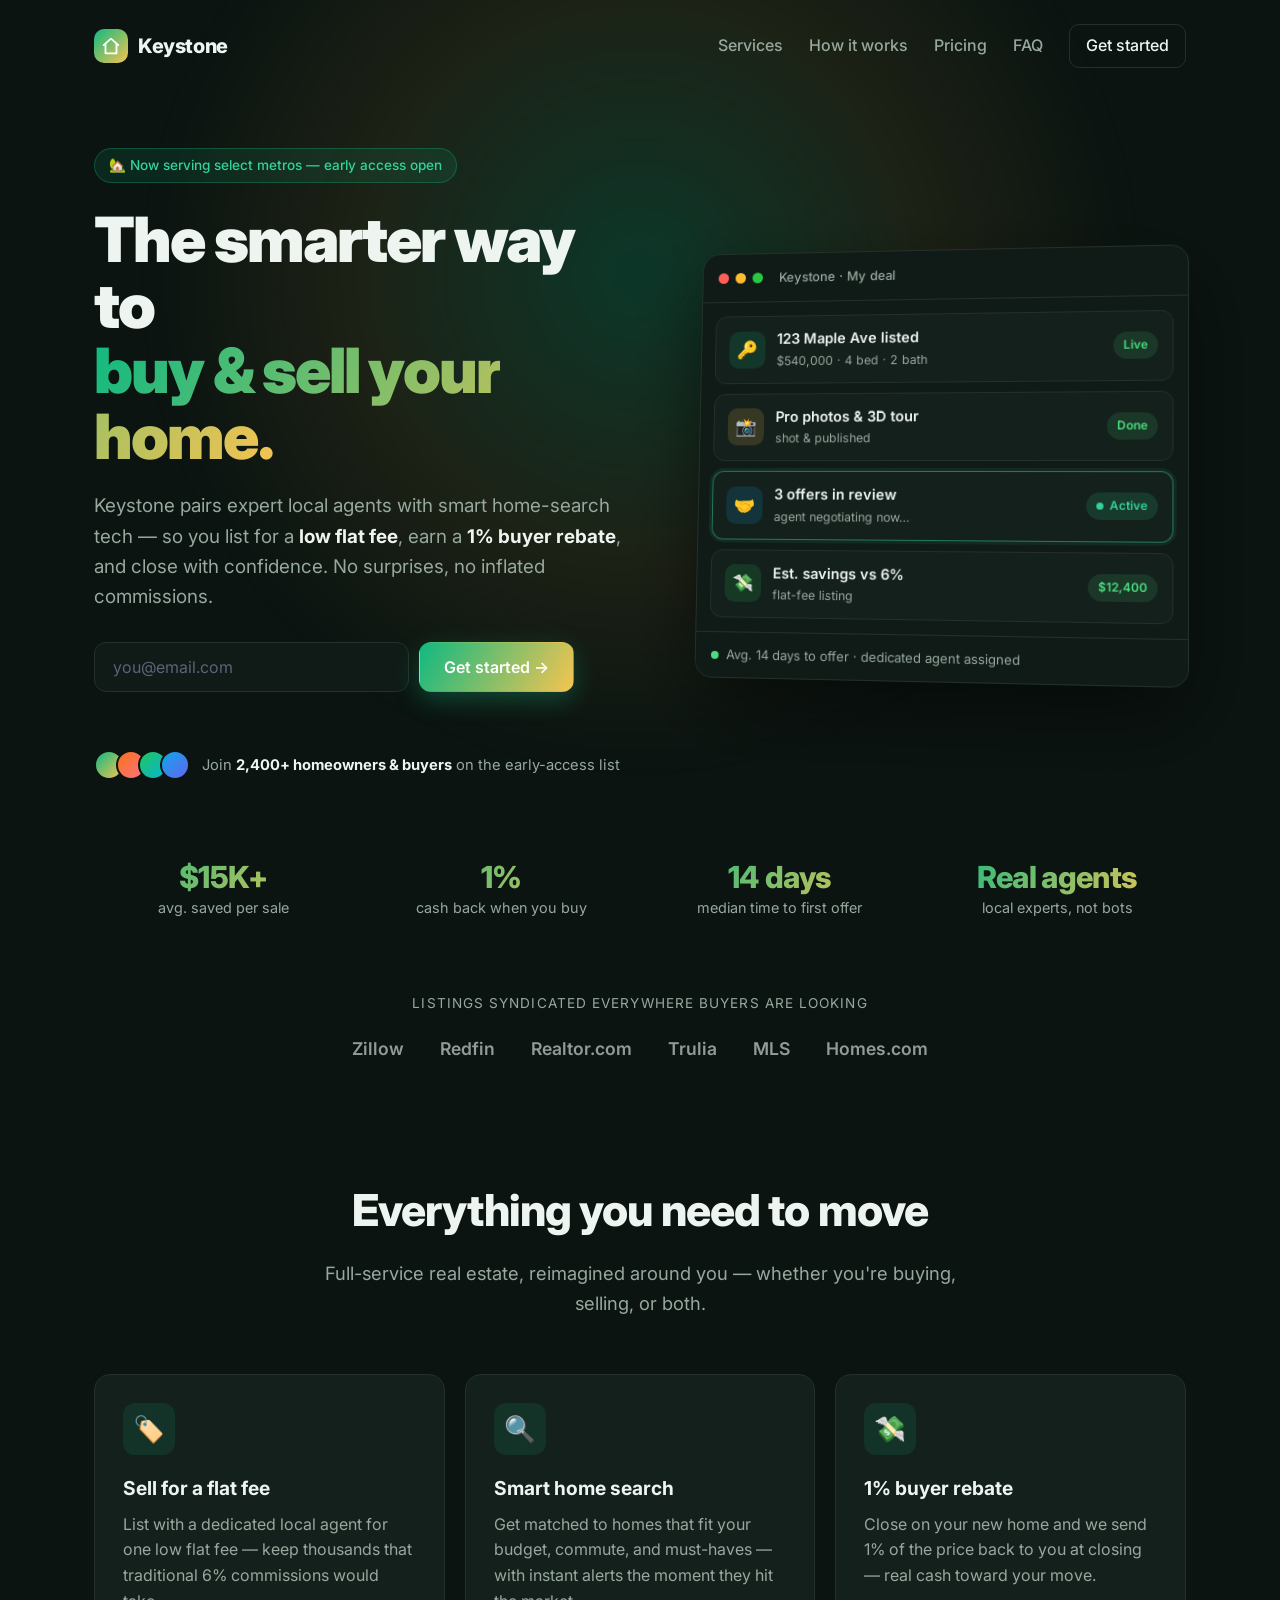
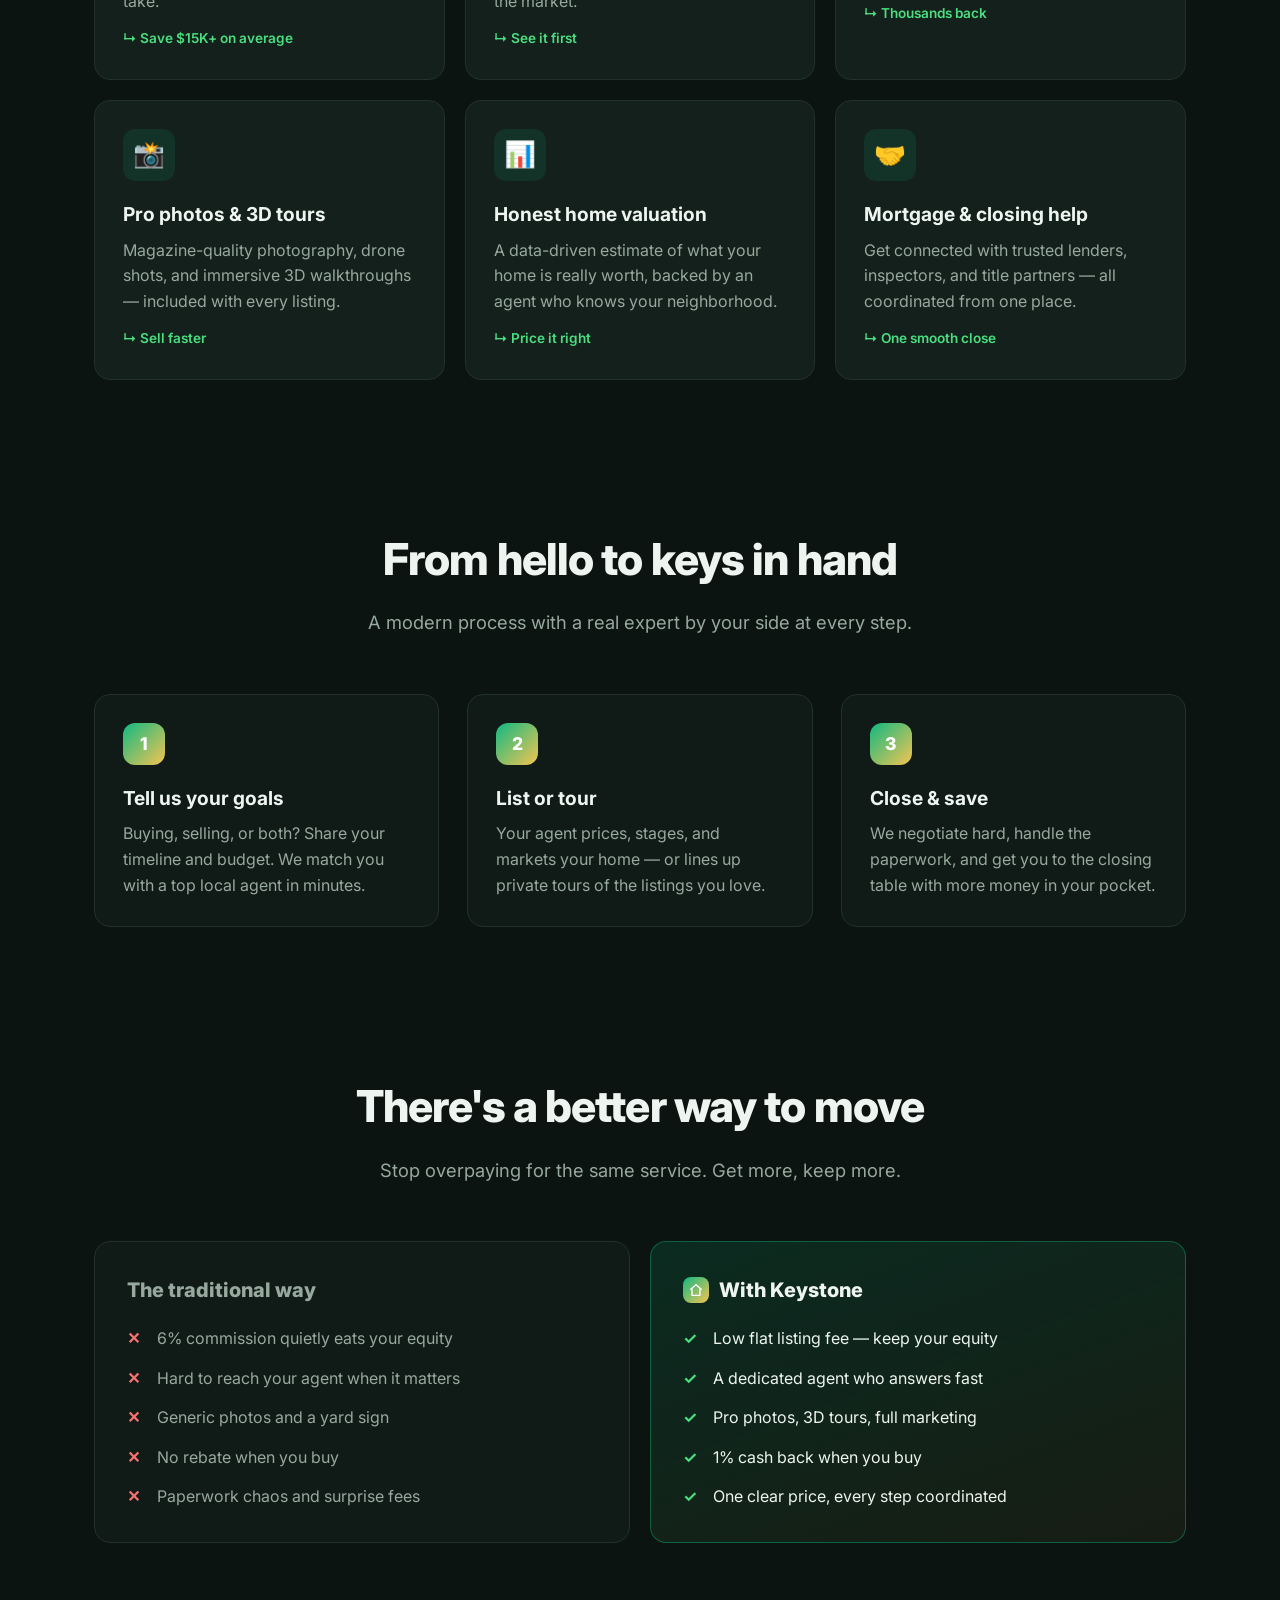
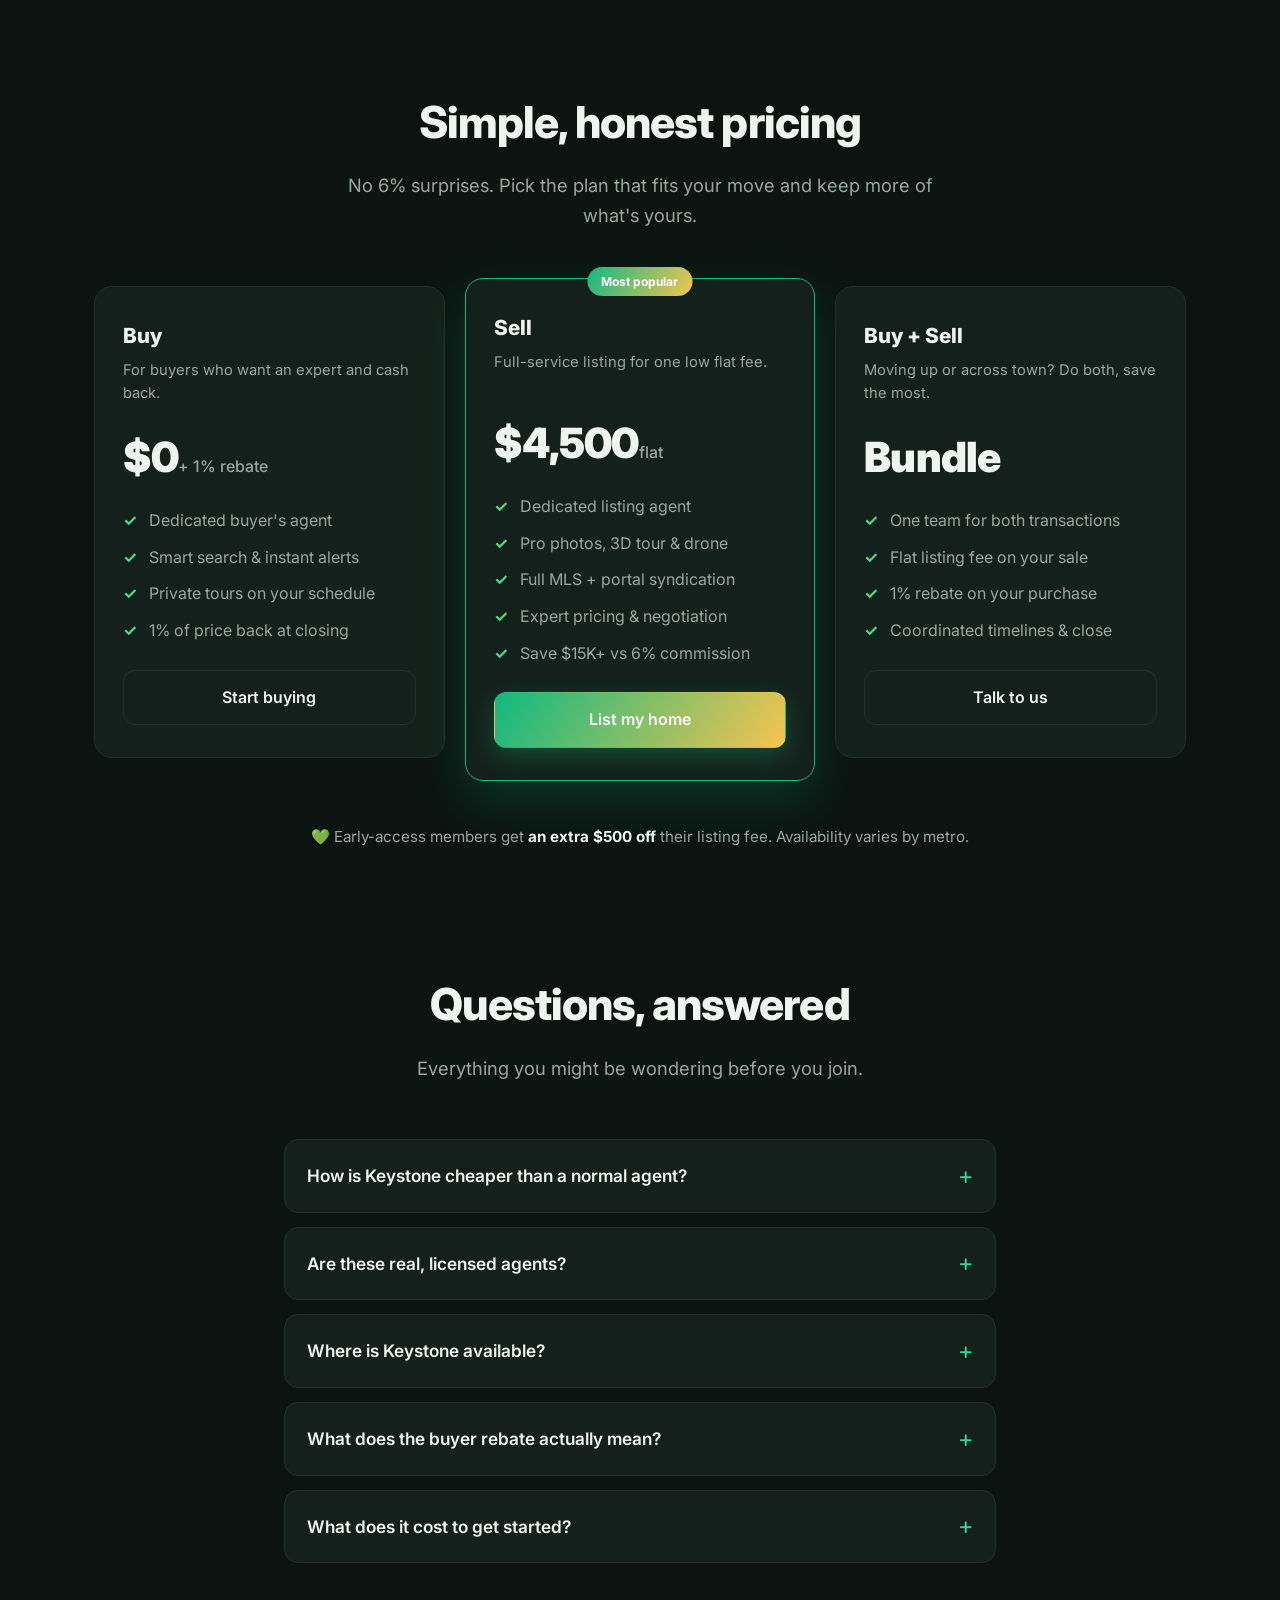
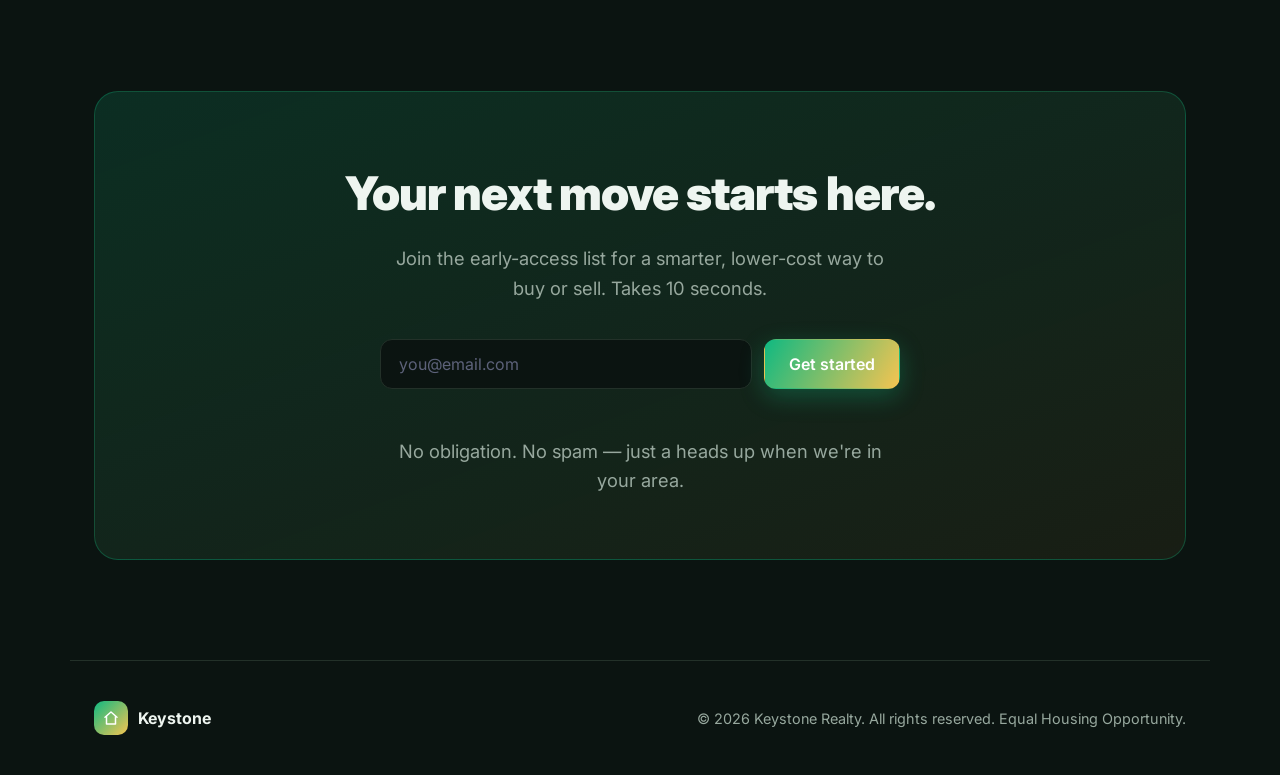
<file: index.html>
<!DOCTYPE html>
<html lang="en">
<head>
  <meta charset="UTF-8" />
  <meta name="viewport" content="width=device-width, initial-scale=1.0" />
  <title>Keystone — A smarter way to buy &amp; sell your home</title>
  <meta name="description" content="Keystone is a modern real estate brokerage: expert local agents plus smart home-search tech. List for a low flat fee, get a 1% buyer rebate, and close with confidence. Join the waitlist." />

  <!-- Open Graph / social sharing -->
  <meta property="og:title" content="Keystone — A smarter way to buy & sell your home" />
  <meta property="og:description" content="Expert local agents plus smart tech. List for a low flat fee, get a buyer rebate, and close with confidence. Join the waitlist." />
  <meta property="og:type" content="website" />

  <meta name="theme-color" content="#0b1411" />
  <link rel="icon" href="data:image/svg+xml,%3Csvg xmlns='http://www.w3.org/2000/svg' viewBox='0 0 24 24'%3E%3Cdefs%3E%3ClinearGradient id='g' x1='0' y1='0' x2='1' y2='1'%3E%3Cstop offset='0' stop-color='%2310b981'/%3E%3Cstop offset='1' stop-color='%23f5c451'/%3E%3C/linearGradient%3E%3C/defs%3E%3Crect width='24' height='24' rx='6' fill='%230b1411'/%3E%3Cpath d='M4 11 L12 4 L20 11' fill='none' stroke='url(%23g)' stroke-width='2' stroke-linecap='round' stroke-linejoin='round'/%3E%3Cpath d='M6 10 V20 H18 V10' fill='none' stroke='url(%23g)' stroke-width='2' stroke-linecap='round' stroke-linejoin='round'/%3E%3C/svg%3E" />

  <link rel="preconnect" href="https://fonts.googleapis.com" />
  <link rel="preconnect" href="https://fonts.gstatic.com" crossorigin />
  <link href="https://fonts.googleapis.com/css2?family=Inter:wght@400;500;600;700;800;900&display=swap" rel="stylesheet" />
  <link rel="stylesheet" href="styles.css" />
</head>
<body>
  <div class="bg-glow" aria-hidden="true"></div>

  <!-- Nav -->
  <header class="nav">
    <a href="#" class="brand">
      <span class="brand-mark" aria-hidden="true">
        <svg viewBox="0 0 24 24" width="22" height="22" fill="none" stroke="currentColor" stroke-width="2" stroke-linecap="round" stroke-linejoin="round">
          <path d="M4 11 L12 4 L20 11"></path>
          <path d="M6 10 V20 H18 V10"></path>
        </svg>
      </span>
      Keystone
    </a>
    <nav class="nav-links">
      <a href="#services">Services</a>
      <a href="#how">How it works</a>
      <a href="#pricing">Pricing</a>
      <a href="#faq">FAQ</a>
      <a href="#waitlist" class="nav-cta">Get started</a>
    </nav>
  </header>

  <main>
    <!-- Hero -->
    <section class="hero">
      <div class="hero-copy">
        <span class="pill">🏡 Now serving select metros — early access open</span>
        <h1>The smarter way to<br /><span class="grad">buy &amp; sell your home.</span></h1>
        <p class="sub">
          Keystone pairs expert local agents with smart home-search tech — so you
          list for a <strong>low flat fee</strong>, earn a <strong>1% buyer rebate</strong>,
          and close with confidence. No surprises, no inflated commissions.
        </p>
        <form id="hero-form" class="hero-form" action="https://formspree.io/f/YOUR_FORM_ID" method="POST" novalidate>
          <input type="email" name="email" placeholder="you@email.com" autocomplete="email" required aria-label="Email address" />
          <button type="submit" class="btn btn-primary">Get started →</button>
        </form>
        <p class="hero-msg" id="hero-msg" role="status" aria-live="polite"></p>
        <div class="social-proof">
          <div class="avatars" aria-hidden="true">
            <span style="background:linear-gradient(135deg,#10b981,#f5c451)"></span>
            <span style="background:linear-gradient(135deg,#f97316,#fb7185)"></span>
            <span style="background:linear-gradient(135deg,#22c55e,#06b6d4)"></span>
            <span style="background:linear-gradient(135deg,#0ea5e9,#6366f1)"></span>
          </div>
          <p>Join <strong>2,400+ homeowners &amp; buyers</strong> on the early-access list</p>
        </div>
      </div>

      <!-- Product mockup -->
      <div class="hero-visual" aria-hidden="true">
        <div class="mock">
          <div class="mock-bar">
            <span class="dot r"></span><span class="dot y"></span><span class="dot g"></span>
            <span class="mock-title">Keystone · My deal</span>
          </div>
          <div class="mock-body">
            <div class="mock-row">
              <span class="mock-ico" style="background:rgba(16,185,129,.15)">🔑</span>
              <div class="mock-text"><strong>123 Maple Ave listed</strong><span>$540,000 · 4 bed · 2 bath</span></div>
              <span class="mock-status done">Live</span>
            </div>
            <div class="mock-row">
              <span class="mock-ico" style="background:rgba(245,196,81,.15)">📸</span>
              <div class="mock-text"><strong>Pro photos &amp; 3D tour</strong><span>shot &amp; published</span></div>
              <span class="mock-status done">Done</span>
            </div>
            <div class="mock-row active">
              <span class="mock-ico" style="background:rgba(14,165,233,.15)">🤝</span>
              <div class="mock-text"><strong>3 offers in review</strong><span>agent negotiating now…</span></div>
              <span class="mock-status run"><i></i>Active</span>
            </div>
            <div class="mock-row">
              <span class="mock-ico" style="background:rgba(34,197,94,.15)">💸</span>
              <div class="mock-text"><strong>Est. savings vs 6%</strong><span>flat-fee listing</span></div>
              <span class="mock-status done">$12,400</span>
            </div>
          </div>
          <div class="mock-foot">
            <span class="live-dot"></span> Avg. 14 days to offer · dedicated agent assigned
          </div>
        </div>
      </div>
    </section>

    <!-- Stats band -->
    <section class="stats">
      <div class="stat"><strong>$15K+</strong><span>avg. saved per sale</span></div>
      <div class="stat"><strong>1%</strong><span>cash back when you buy</span></div>
      <div class="stat"><strong>14 days</strong><span>median time to first offer</span></div>
      <div class="stat"><strong>Real agents</strong><span>local experts, not bots</span></div>
    </section>

    <!-- Trust strip -->
    <section class="trust">
      <p>Listings syndicated everywhere buyers are looking</p>
      <div class="trust-logos">
        <span>Zillow</span><span>Redfin</span><span>Realtor.com</span><span>Trulia</span><span>MLS</span><span>Homes.com</span>
      </div>
    </section>

    <!-- Services -->
    <section id="services" class="usecases">
      <div class="section-head">
        <h2>Everything you need to move</h2>
        <p>Full-service real estate, reimagined around you — whether you're buying, selling, or both.</p>
      </div>
      <div class="grid">
        <article class="card">
          <div class="card-icon">🏷️</div>
          <h3>Sell for a flat fee</h3>
          <p>List with a dedicated local agent for one low flat fee — keep thousands that traditional 6% commissions would take.</p>
          <span class="card-outcome">↳ Save $15K+ on average</span>
        </article>
        <article class="card">
          <div class="card-icon">🔍</div>
          <h3>Smart home search</h3>
          <p>Get matched to homes that fit your budget, commute, and must-haves — with instant alerts the moment they hit the market.</p>
          <span class="card-outcome">↳ See it first</span>
        </article>
        <article class="card">
          <div class="card-icon">💸</div>
          <h3>1% buyer rebate</h3>
          <p>Close on your new home and we send 1% of the price back to you at closing — real cash toward your move.</p>
          <span class="card-outcome">↳ Thousands back</span>
        </article>
        <article class="card">
          <div class="card-icon">📸</div>
          <h3>Pro photos &amp; 3D tours</h3>
          <p>Magazine-quality photography, drone shots, and immersive 3D walkthroughs — included with every listing.</p>
          <span class="card-outcome">↳ Sell faster</span>
        </article>
        <article class="card">
          <div class="card-icon">📊</div>
          <h3>Honest home valuation</h3>
          <p>A data-driven estimate of what your home is really worth, backed by an agent who knows your neighborhood.</p>
          <span class="card-outcome">↳ Price it right</span>
        </article>
        <article class="card">
          <div class="card-icon">🤝</div>
          <h3>Mortgage &amp; closing help</h3>
          <p>Get connected with trusted lenders, inspectors, and title partners — all coordinated from one place.</p>
          <span class="card-outcome">↳ One smooth close</span>
        </article>
      </div>
    </section>

    <!-- How it works -->
    <section id="how" class="how">
      <div class="section-head">
        <h2>From hello to keys in hand</h2>
        <p>A modern process with a real expert by your side at every step.</p>
      </div>
      <div class="steps">
        <div class="step">
          <span class="step-num">1</span>
          <h3>Tell us your goals</h3>
          <p>Buying, selling, or both? Share your timeline and budget. We match you with a top local agent in minutes.</p>
        </div>
        <div class="step">
          <span class="step-num">2</span>
          <h3>List or tour</h3>
          <p>Your agent prices, stages, and markets your home — or lines up private tours of the listings you love.</p>
        </div>
        <div class="step">
          <span class="step-num">3</span>
          <h3>Close &amp; save</h3>
          <p>We negotiate hard, handle the paperwork, and get you to the closing table with more money in your pocket.</p>
        </div>
      </div>
    </section>

    <!-- Traditional vs Keystone -->
    <section class="compare">
      <div class="section-head">
        <h2>There's a better way to move</h2>
        <p>Stop overpaying for the same service. Get more, keep more.</p>
      </div>
      <div class="compare-grid">
        <div class="compare-col old">
          <h3>The traditional way</h3>
          <ul>
            <li>6% commission quietly eats your equity</li>
            <li>Hard to reach your agent when it matters</li>
            <li>Generic photos and a yard sign</li>
            <li>No rebate when you buy</li>
            <li>Paperwork chaos and surprise fees</li>
          </ul>
        </div>
        <div class="compare-col new">
          <h3><span class="brand-mark sm" aria-hidden="true"><svg viewBox="0 0 24 24" width="16" height="16" fill="none" stroke="currentColor" stroke-width="2" stroke-linecap="round" stroke-linejoin="round"><path d="M4 11 L12 4 L20 11"></path><path d="M6 10 V20 H18 V10"></path></svg></span> With Keystone</h3>
          <ul>
            <li>Low flat listing fee — keep your equity</li>
            <li>A dedicated agent who answers fast</li>
            <li>Pro photos, 3D tours, full marketing</li>
            <li>1% cash back when you buy</li>
            <li>One clear price, every step coordinated</li>
          </ul>
        </div>
      </div>
    </section>

    <!-- Pricing -->
    <section id="pricing" class="pricing">
      <div class="section-head">
        <h2>Simple, honest pricing</h2>
        <p>No 6% surprises. Pick the plan that fits your move and keep more of what's yours.</p>
      </div>
      <div class="price-grid">
        <article class="price-card">
          <h3>Buy</h3>
          <p class="price-desc">For buyers who want an expert and cash back.</p>
          <div class="price"><span class="amt">$0</span><span class="per">+ 1% rebate</span></div>
          <ul>
            <li>Dedicated buyer's agent</li>
            <li>Smart search &amp; instant alerts</li>
            <li>Private tours on your schedule</li>
            <li>1% of price back at closing</li>
          </ul>
          <a href="#waitlist" class="btn btn-ghost">Start buying</a>
        </article>
        <article class="price-card featured">
          <span class="price-badge">Most popular</span>
          <h3>Sell</h3>
          <p class="price-desc">Full-service listing for one low flat fee.</p>
          <div class="price"><span class="amt">$4,500</span><span class="per">flat</span></div>
          <ul>
            <li>Dedicated listing agent</li>
            <li>Pro photos, 3D tour &amp; drone</li>
            <li>Full MLS + portal syndication</li>
            <li>Expert pricing &amp; negotiation</li>
            <li>Save $15K+ vs 6% commission</li>
          </ul>
          <a href="#waitlist" class="btn btn-primary">List my home</a>
        </article>
        <article class="price-card">
          <h3>Buy + Sell</h3>
          <p class="price-desc">Moving up or across town? Do both, save the most.</p>
          <div class="price"><span class="amt">Bundle</span></div>
          <ul>
            <li>One team for both transactions</li>
            <li>Flat listing fee on your sale</li>
            <li>1% rebate on your purchase</li>
            <li>Coordinated timelines &amp; close</li>
          </ul>
          <a href="#waitlist" class="btn btn-ghost">Talk to us</a>
        </article>
      </div>
      <p class="price-note">💚 Early-access members get <strong>an extra $500 off</strong> their listing fee. Availability varies by metro.</p>
    </section>

    <!-- FAQ -->
    <section id="faq" class="faq">
      <div class="section-head">
        <h2>Questions, answered</h2>
        <p>Everything you might be wondering before you join.</p>
      </div>
      <div class="faq-list">
        <details>
          <summary>How is Keystone cheaper than a normal agent?</summary>
          <p>Traditional agents typically charge around 6% of your sale price. Keystone agents are salaried experts, so you pay one low flat listing fee instead — and buyers get 1% of the purchase price back at closing.</p>
        </details>
        <details>
          <summary>Are these real, licensed agents?</summary>
          <p>Yes. Every Keystone agent is a licensed, experienced local professional. The tech makes them faster and more responsive — it doesn't replace the human guiding your deal.</p>
        </details>
        <details>
          <summary>Where is Keystone available?</summary>
          <p>We're live in select metros and expanding fast. Join the waitlist with your email and we'll let you know the moment we're in your area.</p>
        </details>
        <details>
          <summary>What does the buyer rebate actually mean?</summary>
          <p>When you buy a home with a Keystone agent, we share part of our commission with you — 1% of the purchase price, paid back at closing toward your costs. On a $500K home, that's $5,000.</p>
        </details>
        <details>
          <summary>What does it cost to get started?</summary>
          <p>Nothing. Getting matched with an agent and exploring your options is free. You only pay the flat listing fee if and when your home sells.</p>
        </details>
      </div>
    </section>

    <!-- Final CTA / Waitlist -->
    <section id="waitlist" class="waitlist">
      <div class="waitlist-inner">
        <h2>Your next move starts here.</h2>
        <p>Join the early-access list for a smarter, lower-cost way to buy or sell. Takes 10 seconds.</p>
        <!--
          To collect real emails: create a free form at https://formspree.io
          and replace YOUR_FORM_ID below. Until then, submissions are saved
          locally in the browser for demo purposes.
        -->
        <form id="waitlist-form" action="https://formspree.io/f/YOUR_FORM_ID" method="POST" novalidate>
          <div class="form-row">
            <input type="email" id="email" name="email" placeholder="you@email.com" autocomplete="email" required aria-label="Email address" />
            <button type="submit" class="btn btn-primary">Get started</button>
          </div>
          <p class="form-msg" id="form-msg" role="status" aria-live="polite"></p>
        </form>
        <p class="waitlist-fine">No obligation. No spam — just a heads up when we're in your area.</p>
      </div>
    </section>
  </main>

  <footer class="footer">
    <div class="footer-brand">
      <span class="brand-mark" aria-hidden="true">
        <svg viewBox="0 0 24 24" width="18" height="18" fill="none" stroke="currentColor" stroke-width="2" stroke-linecap="round" stroke-linejoin="round">
          <path d="M4 11 L12 4 L20 11"></path>
          <path d="M6 10 V20 H18 V10"></path>
        </svg>
      </span>
      Keystone
    </div>
    <p>&copy; <span id="year"></span> Keystone Realty. All rights reserved. Equal Housing Opportunity.</p>
  </footer>

  <script src="script.js"></script>
</body>
</html>
</file>
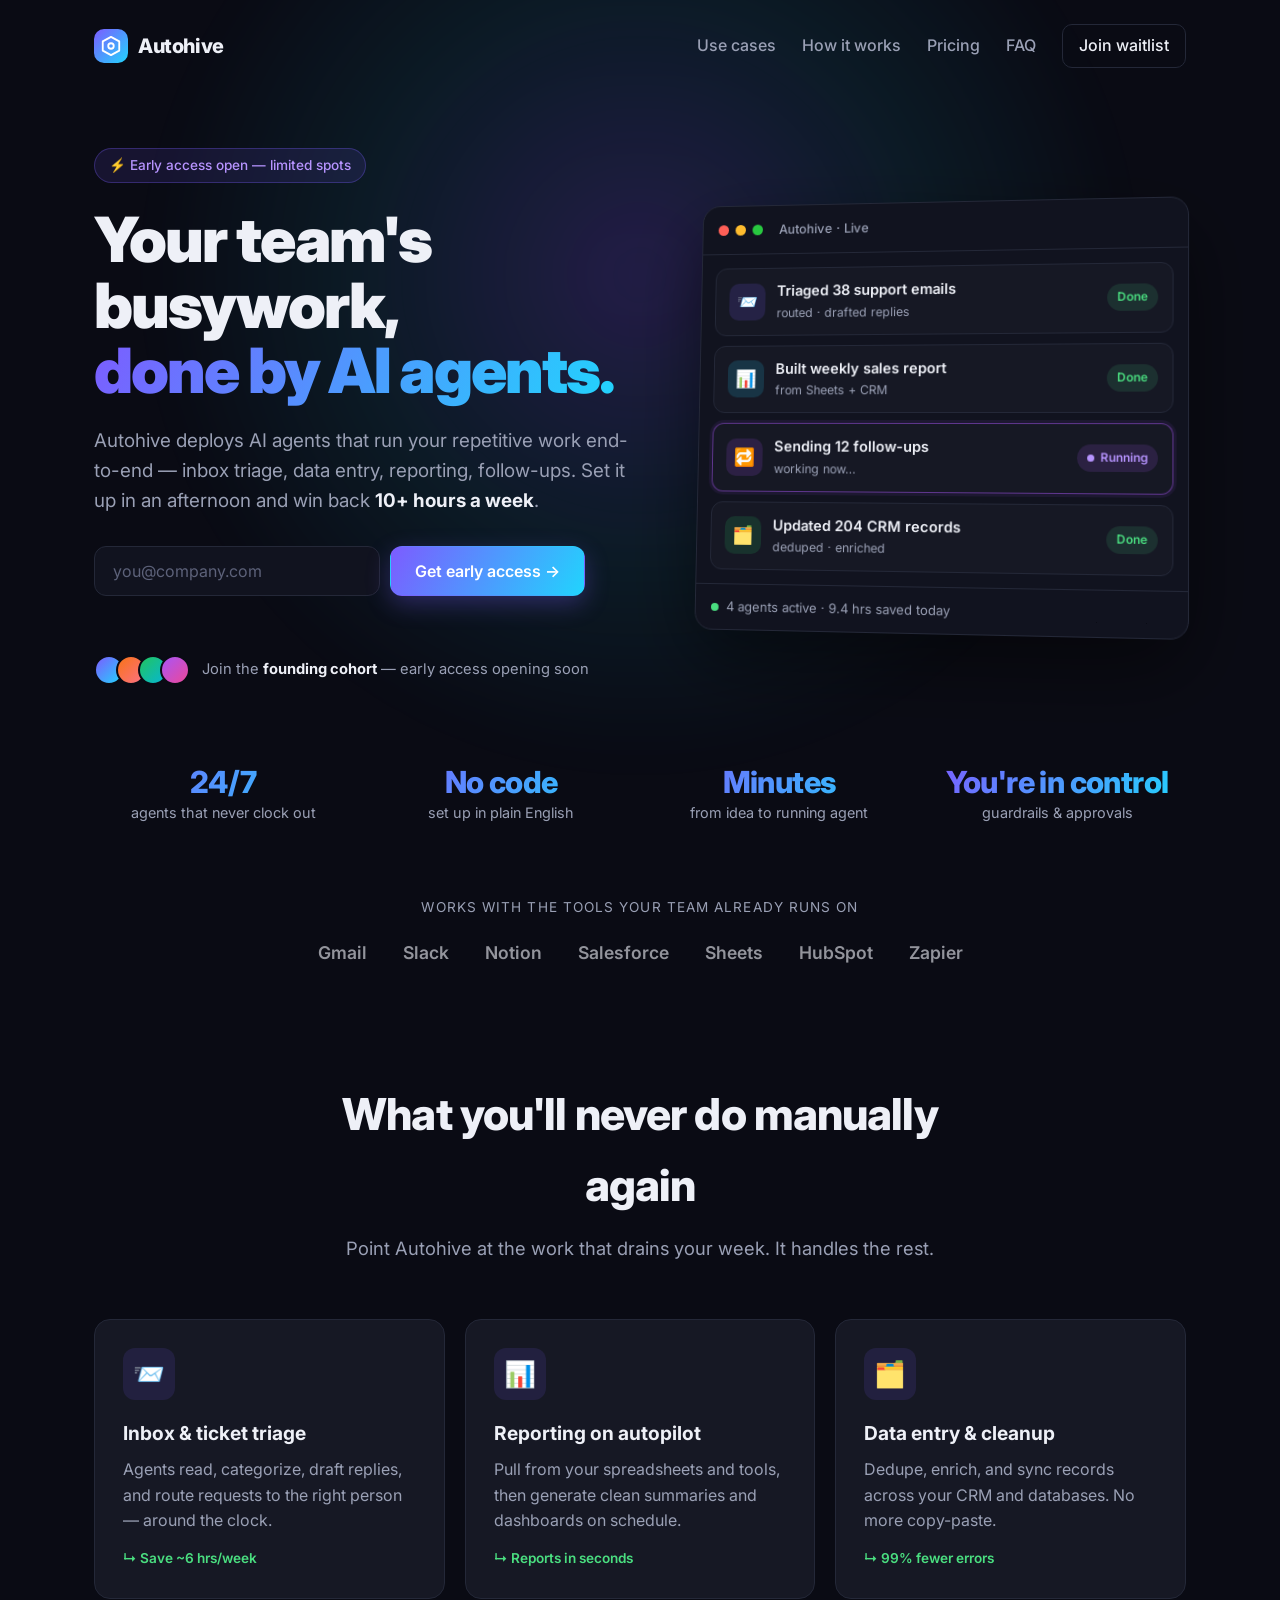
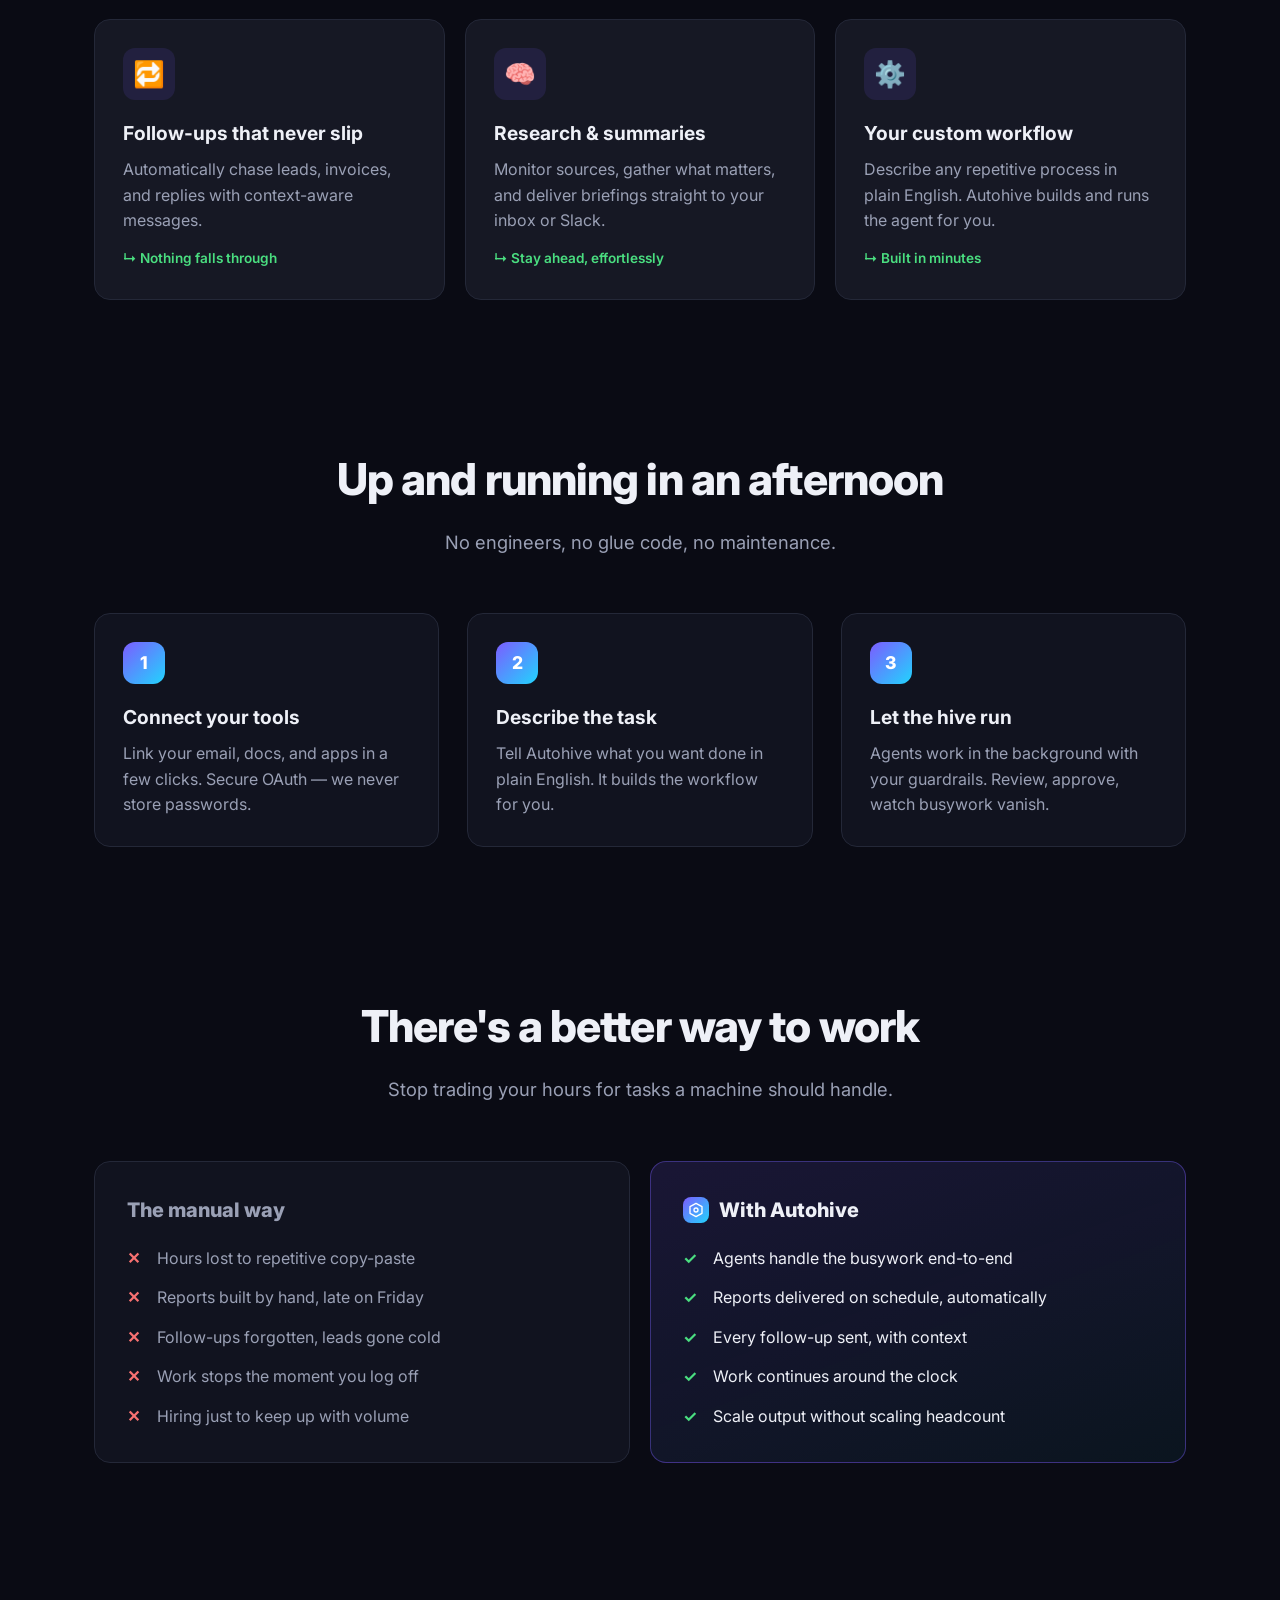
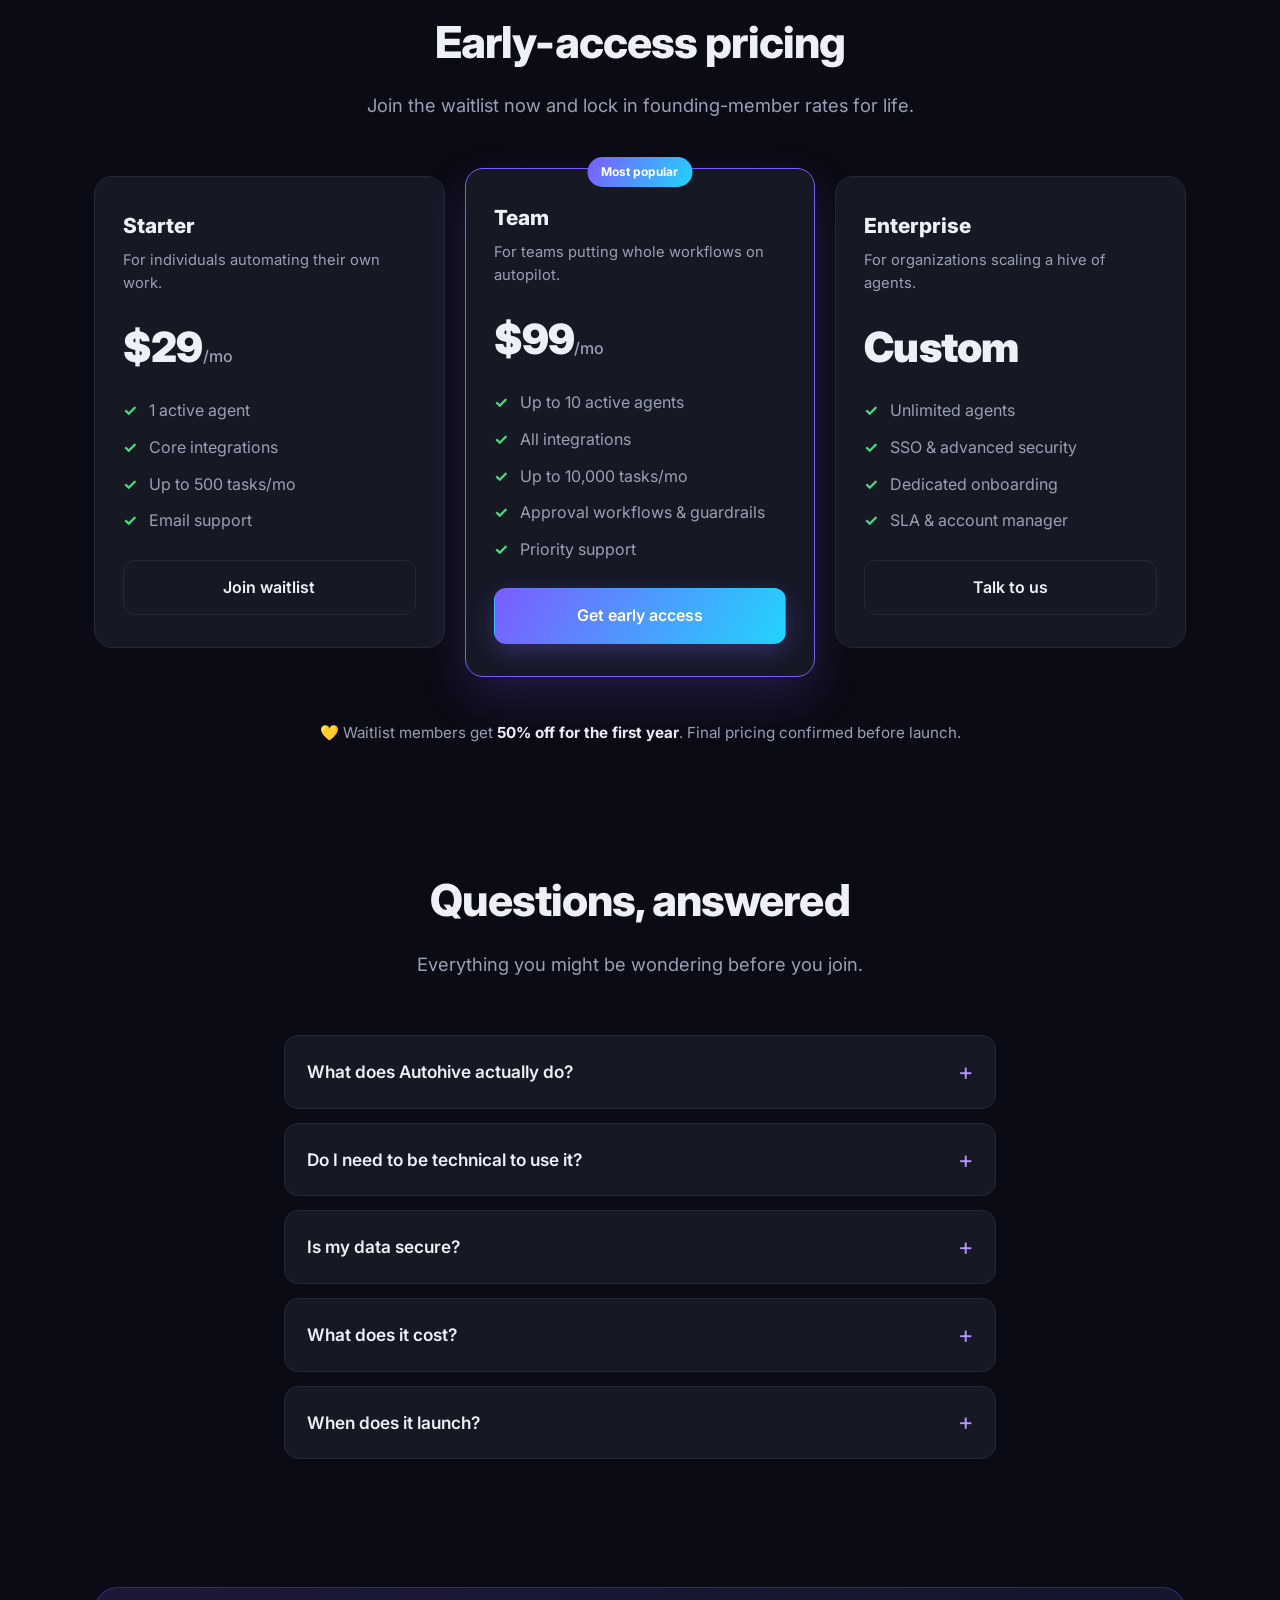
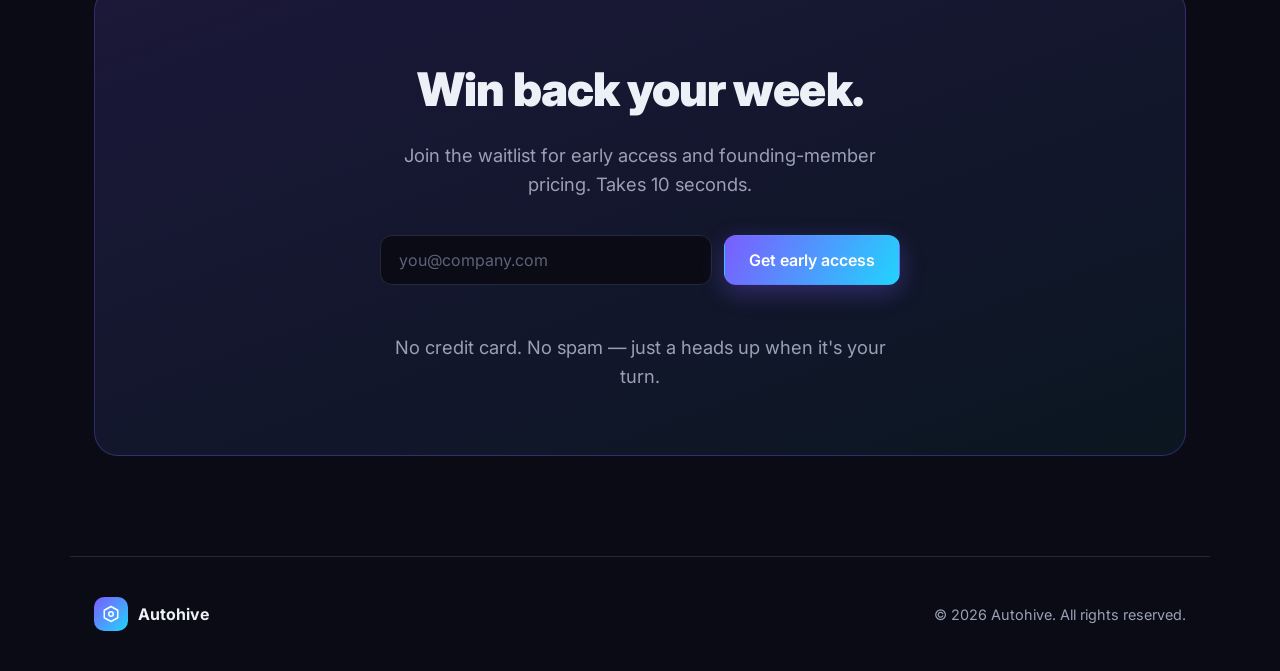
<file: autohive/index.html>
<!DOCTYPE html>
<html lang="en">
<head>
  <meta charset="UTF-8" />
  <meta name="viewport" content="width=device-width, initial-scale=1.0" />
  <title>Autohive — AI agents that automate your busywork</title>
  <meta name="description" content="Autohive deploys AI agents that run your repetitive work end-to-end — inbox triage, data entry, reporting, follow-ups. Save 10+ hours a week. Join the waitlist for early-access pricing." />

  <!-- Open Graph / social sharing -->
  <meta property="og:title" content="Autohive — Put your busywork on autopilot" />
  <meta property="og:description" content="AI agents that run your repetitive work end-to-end. Save 10+ hours a week. Join the waitlist." />
  <meta property="og:type" content="website" />
  <meta property="og:image" content="https://og.tailgraph.com/og?title=Autohive&taglineColor=%23b9c2dd&bgColor=%230a0b14&titleColor=%23ffffff&titleFontSize=120&text=AI%20agents%20that%20automate%20your%20busywork" />

  <!-- Twitter card -->
  <meta name="twitter:card" content="summary_large_image" />
  <meta name="twitter:title" content="Autohive — Put your busywork on autopilot" />
  <meta name="twitter:description" content="AI agents that run your repetitive work end-to-end. Save 10+ hours a week." />

  <meta name="robots" content="index, follow" />
  <meta name="theme-color" content="#0a0b14" />
  <link rel="icon" href="data:image/svg+xml,%3Csvg xmlns='http://www.w3.org/2000/svg' viewBox='0 0 24 24'%3E%3Cdefs%3E%3ClinearGradient id='g' x1='0' y1='0' x2='1' y2='1'%3E%3Cstop offset='0' stop-color='%237c5cff'/%3E%3Cstop offset='1' stop-color='%2321d4fd'/%3E%3C/linearGradient%3E%3C/defs%3E%3Crect width='24' height='24' rx='6' fill='%230a0b14'/%3E%3Cg fill='none' stroke='url(%23g)' stroke-width='2' stroke-linejoin='round'%3E%3Cpolygon points='12 3 19 7 19 17 12 21 5 17 5 7 12 3'/%3E%3Ccircle cx='12' cy='12' r='2.5'/%3E%3C/g%3E%3C/svg%3E" />

  <link rel="preconnect" href="https://fonts.googleapis.com" />
  <link rel="preconnect" href="https://fonts.gstatic.com" crossorigin />
  <link href="https://fonts.googleapis.com/css2?family=Inter:wght@400;500;600;700;800;900&display=swap" rel="stylesheet" />
  <link rel="stylesheet" href="styles.css" />
</head>
<body>
  <div class="bg-glow" aria-hidden="true"></div>

  <!-- Nav -->
  <header class="nav">
    <a href="#" class="brand">
      <span class="brand-mark" aria-hidden="true">
        <svg viewBox="0 0 24 24" width="22" height="22" fill="none" stroke="currentColor" stroke-width="2" stroke-linecap="round" stroke-linejoin="round">
          <polygon points="12 2 21 7 21 17 12 22 3 17 3 7 12 2"></polygon>
          <circle cx="12" cy="12" r="3"></circle>
        </svg>
      </span>
      Autohive
    </a>
    <nav class="nav-links">
      <a href="#usecases">Use cases</a>
      <a href="#how">How it works</a>
      <a href="#pricing">Pricing</a>
      <a href="#faq">FAQ</a>
      <a href="#waitlist" class="nav-cta">Join waitlist</a>
    </nav>
  </header>

  <main>
    <!-- Hero -->
    <section class="hero">
      <div class="hero-copy">
        <span class="pill">⚡ Early access open — limited spots</span>
        <h1>Your team's busywork,<br /><span class="grad">done by AI agents.</span></h1>
        <p class="sub">
          Autohive deploys AI agents that run your repetitive work end-to-end —
          inbox triage, data entry, reporting, follow-ups. Set it up in an afternoon
          and win back <strong>10+ hours a week</strong>.
        </p>
        <form id="hero-form" class="hero-form" action="#" method="POST" novalidate>
          <input type="email" name="email" placeholder="you@company.com" autocomplete="email" required aria-label="Email address" />
          <button type="submit" class="btn btn-primary">Get early access →</button>
        </form>
        <p class="hero-msg" id="hero-msg" role="status" aria-live="polite"></p>
        <div class="social-proof">
          <div class="avatars" aria-hidden="true">
            <span style="background:linear-gradient(135deg,#7c5cff,#21d4fd)"></span>
            <span style="background:linear-gradient(135deg,#f97316,#fb7185)"></span>
            <span style="background:linear-gradient(135deg,#22c55e,#06b6d4)"></span>
            <span style="background:linear-gradient(135deg,#a855f7,#ec4899)"></span>
          </div>
          <p>Join the <strong>founding cohort</strong> — early access opening soon</p>
        </div>
      </div>

      <!-- Product mockup -->
      <div class="hero-visual" aria-hidden="true">
        <div class="mock">
          <div class="mock-bar">
            <span class="dot r"></span><span class="dot y"></span><span class="dot g"></span>
            <span class="mock-title">Autohive · Live</span>
          </div>
          <div class="mock-body">
            <div class="mock-row">
              <span class="mock-ico" style="background:rgba(124,92,255,.15)">📨</span>
              <div class="mock-text"><strong>Triaged 38 support emails</strong><span>routed · drafted replies</span></div>
              <span class="mock-status done">Done</span>
            </div>
            <div class="mock-row">
              <span class="mock-ico" style="background:rgba(33,212,253,.15)">📊</span>
              <div class="mock-text"><strong>Built weekly sales report</strong><span>from Sheets + CRM</span></div>
              <span class="mock-status done">Done</span>
            </div>
            <div class="mock-row active">
              <span class="mock-ico" style="background:rgba(168,85,247,.15)">🔁</span>
              <div class="mock-text"><strong>Sending 12 follow-ups</strong><span>working now…</span></div>
              <span class="mock-status run"><i></i>Running</span>
            </div>
            <div class="mock-row">
              <span class="mock-ico" style="background:rgba(34,197,94,.15)">🗂️</span>
              <div class="mock-text"><strong>Updated 204 CRM records</strong><span>deduped · enriched</span></div>
              <span class="mock-status done">Done</span>
            </div>
          </div>
          <div class="mock-foot">
            <span class="live-dot"></span> 4 agents active · 9.4 hrs saved today
          </div>
        </div>
      </div>
    </section>

    <!-- Capability band -->
    <section class="stats">
      <div class="stat"><strong>24/7</strong><span>agents that never clock out</span></div>
      <div class="stat"><strong>No code</strong><span>set up in plain English</span></div>
      <div class="stat"><strong>Minutes</strong><span>from idea to running agent</span></div>
      <div class="stat"><strong>You're in control</strong><span>guardrails &amp; approvals</span></div>
    </section>

    <!-- Trust strip -->
    <section class="trust">
      <p>Works with the tools your team already runs on</p>
      <div class="trust-logos">
        <span>Gmail</span><span>Slack</span><span>Notion</span><span>Salesforce</span><span>Sheets</span><span>HubSpot</span><span>Zapier</span>
      </div>
    </section>

    <!-- Use cases -->
    <section id="usecases" class="usecases">
      <div class="section-head">
        <h2>What you'll never do manually again</h2>
        <p>Point Autohive at the work that drains your week. It handles the rest.</p>
      </div>
      <div class="grid">
        <article class="card">
          <div class="card-icon">📨</div>
          <h3>Inbox &amp; ticket triage</h3>
          <p>Agents read, categorize, draft replies, and route requests to the right person — around the clock.</p>
          <span class="card-outcome">↳ Save ~6 hrs/week</span>
        </article>
        <article class="card">
          <div class="card-icon">📊</div>
          <h3>Reporting on autopilot</h3>
          <p>Pull from your spreadsheets and tools, then generate clean summaries and dashboards on schedule.</p>
          <span class="card-outcome">↳ Reports in seconds</span>
        </article>
        <article class="card">
          <div class="card-icon">🗂️</div>
          <h3>Data entry &amp; cleanup</h3>
          <p>Dedupe, enrich, and sync records across your CRM and databases. No more copy-paste.</p>
          <span class="card-outcome">↳ 99% fewer errors</span>
        </article>
        <article class="card">
          <div class="card-icon">🔁</div>
          <h3>Follow-ups that never slip</h3>
          <p>Automatically chase leads, invoices, and replies with context-aware messages.</p>
          <span class="card-outcome">↳ Nothing falls through</span>
        </article>
        <article class="card">
          <div class="card-icon">🧠</div>
          <h3>Research &amp; summaries</h3>
          <p>Monitor sources, gather what matters, and deliver briefings straight to your inbox or Slack.</p>
          <span class="card-outcome">↳ Stay ahead, effortlessly</span>
        </article>
        <article class="card">
          <div class="card-icon">⚙️</div>
          <h3>Your custom workflow</h3>
          <p>Describe any repetitive process in plain English. Autohive builds and runs the agent for you.</p>
          <span class="card-outcome">↳ Built in minutes</span>
        </article>
      </div>
    </section>

    <!-- How it works -->
    <section id="how" class="how">
      <div class="section-head">
        <h2>Up and running in an afternoon</h2>
        <p>No engineers, no glue code, no maintenance.</p>
      </div>
      <div class="steps">
        <div class="step">
          <span class="step-num">1</span>
          <h3>Connect your tools</h3>
          <p>Link your email, docs, and apps in a few clicks. Secure OAuth — we never store passwords.</p>
        </div>
        <div class="step">
          <span class="step-num">2</span>
          <h3>Describe the task</h3>
          <p>Tell Autohive what you want done in plain English. It builds the workflow for you.</p>
        </div>
        <div class="step">
          <span class="step-num">3</span>
          <h3>Let the hive run</h3>
          <p>Agents work in the background with your guardrails. Review, approve, watch busywork vanish.</p>
        </div>
      </div>
    </section>

    <!-- The old way vs Autohive -->
    <section class="compare">
      <div class="section-head">
        <h2>There's a better way to work</h2>
        <p>Stop trading your hours for tasks a machine should handle.</p>
      </div>
      <div class="compare-grid">
        <div class="compare-col old">
          <h3>The manual way</h3>
          <ul>
            <li>Hours lost to repetitive copy-paste</li>
            <li>Reports built by hand, late on Friday</li>
            <li>Follow-ups forgotten, leads gone cold</li>
            <li>Work stops the moment you log off</li>
            <li>Hiring just to keep up with volume</li>
          </ul>
        </div>
        <div class="compare-col new">
          <h3><span class="brand-mark sm" aria-hidden="true"><svg viewBox="0 0 24 24" width="16" height="16" fill="none" stroke="currentColor" stroke-width="2" stroke-linejoin="round"><polygon points="12 2 21 7 21 17 12 22 3 17 3 7 12 2"></polygon><circle cx="12" cy="12" r="3"></circle></svg></span> With Autohive</h3>
          <ul>
            <li>Agents handle the busywork end-to-end</li>
            <li>Reports delivered on schedule, automatically</li>
            <li>Every follow-up sent, with context</li>
            <li>Work continues around the clock</li>
            <li>Scale output without scaling headcount</li>
          </ul>
        </div>
      </div>
    </section>

    <!-- Pricing teaser -->
    <section id="pricing" class="pricing">
      <div class="section-head">
        <h2>Early-access pricing</h2>
        <p>Join the waitlist now and lock in founding-member rates for life.</p>
      </div>
      <div class="price-grid">
        <article class="price-card">
          <h3>Starter</h3>
          <p class="price-desc">For individuals automating their own work.</p>
          <div class="price"><span class="amt">$29</span><span class="per">/mo</span></div>
          <ul>
            <li>1 active agent</li>
            <li>Core integrations</li>
            <li>Up to 500 tasks/mo</li>
            <li>Email support</li>
          </ul>
          <a href="#waitlist" class="btn btn-ghost">Join waitlist</a>
        </article>
        <article class="price-card featured">
          <span class="price-badge">Most popular</span>
          <h3>Team</h3>
          <p class="price-desc">For teams putting whole workflows on autopilot.</p>
          <div class="price"><span class="amt">$99</span><span class="per">/mo</span></div>
          <ul>
            <li>Up to 10 active agents</li>
            <li>All integrations</li>
            <li>Up to 10,000 tasks/mo</li>
            <li>Approval workflows &amp; guardrails</li>
            <li>Priority support</li>
          </ul>
          <a href="#waitlist" class="btn btn-primary">Get early access</a>
        </article>
        <article class="price-card">
          <h3>Enterprise</h3>
          <p class="price-desc">For organizations scaling a hive of agents.</p>
          <div class="price"><span class="amt">Custom</span></div>
          <ul>
            <li>Unlimited agents</li>
            <li>SSO &amp; advanced security</li>
            <li>Dedicated onboarding</li>
            <li>SLA &amp; account manager</li>
          </ul>
          <a href="#waitlist" class="btn btn-ghost">Talk to us</a>
        </article>
      </div>
      <p class="price-note">💛 Waitlist members get <strong>50% off for the first year</strong>. Final pricing confirmed before launch.</p>
    </section>

    <!-- FAQ -->
    <section id="faq" class="faq">
      <div class="section-head">
        <h2>Questions, answered</h2>
        <p>Everything you might be wondering before you join.</p>
      </div>
      <div class="faq-list">
        <details>
          <summary>What does Autohive actually do?</summary>
          <p>Autohive runs AI agents that take over repetitive work — triaging your inbox, entering data, generating reports, sending follow-ups — by understanding context and acting across the tools you already use.</p>
        </details>
        <details>
          <summary>Do I need to be technical to use it?</summary>
          <p>No. You connect your tools with a few clicks and describe what you want done in plain English. Autohive builds and runs the workflow for you.</p>
        </details>
        <details>
          <summary>Is my data secure?</summary>
          <p>Yes. We connect via secure OAuth and never store your passwords. You set guardrails and approval steps, so a human stays in control of anything sensitive.</p>
        </details>
        <details>
          <summary>What does it cost?</summary>
          <p>Plans start at $29/mo, and waitlist members lock in 50% off their first year. See the pricing section above for details.</p>
        </details>
        <details>
          <summary>When does it launch?</summary>
          <p>We're onboarding early-access teams now. Join the waitlist and we'll reach out as spots open up.</p>
        </details>
      </div>
    </section>

    <!-- Final CTA / Waitlist -->
    <section id="waitlist" class="waitlist">
      <div class="waitlist-inner">
        <h2>Win back your week.</h2>
        <p>Join the waitlist for early access and founding-member pricing. Takes 10 seconds.</p>
        <!--
          To collect real emails: set WAITLIST_ENDPOINT at the top of script.js
          (one line). Until then, submissions are saved locally in the browser
          for demo purposes.
        -->
        <form id="waitlist-form" action="#" method="POST" novalidate>
          <div class="form-row">
            <input type="email" id="email" name="email" placeholder="you@company.com" autocomplete="email" required aria-label="Email address" />
            <button type="submit" class="btn btn-primary">Get early access</button>
          </div>
          <p class="form-msg" id="form-msg" role="status" aria-live="polite"></p>
        </form>
        <p class="waitlist-fine">No credit card. No spam — just a heads up when it's your turn.</p>
      </div>
    </section>
  </main>

  <footer class="footer">
    <div class="footer-brand">
      <span class="brand-mark" aria-hidden="true">
        <svg viewBox="0 0 24 24" width="18" height="18" fill="none" stroke="currentColor" stroke-width="2" stroke-linecap="round" stroke-linejoin="round">
          <polygon points="12 2 21 7 21 17 12 22 3 17 3 7 12 2"></polygon>
          <circle cx="12" cy="12" r="3"></circle>
        </svg>
      </span>
      Autohive
    </div>
    <p>&copy; <span id="year"></span> Autohive. All rights reserved.</p>
  </footer>

  <script src="script.js"></script>
</body>
</html>
</file>
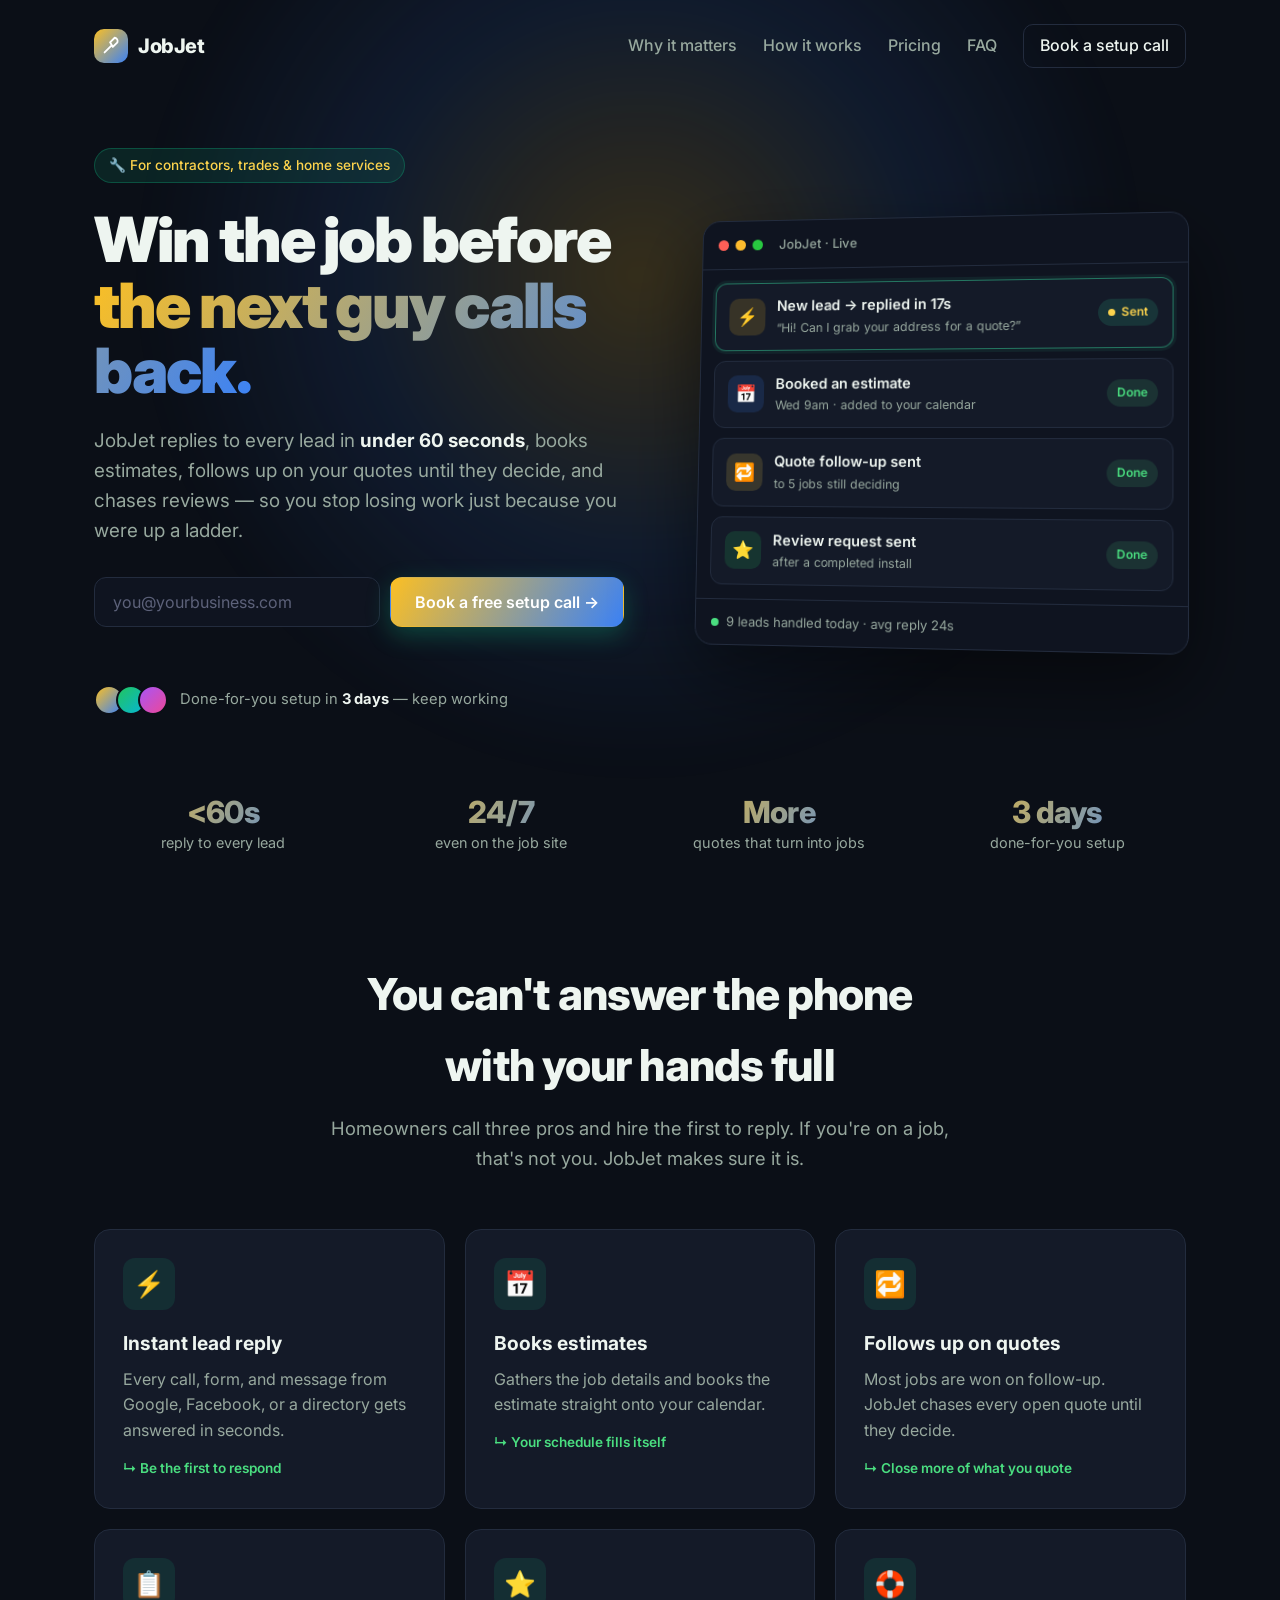
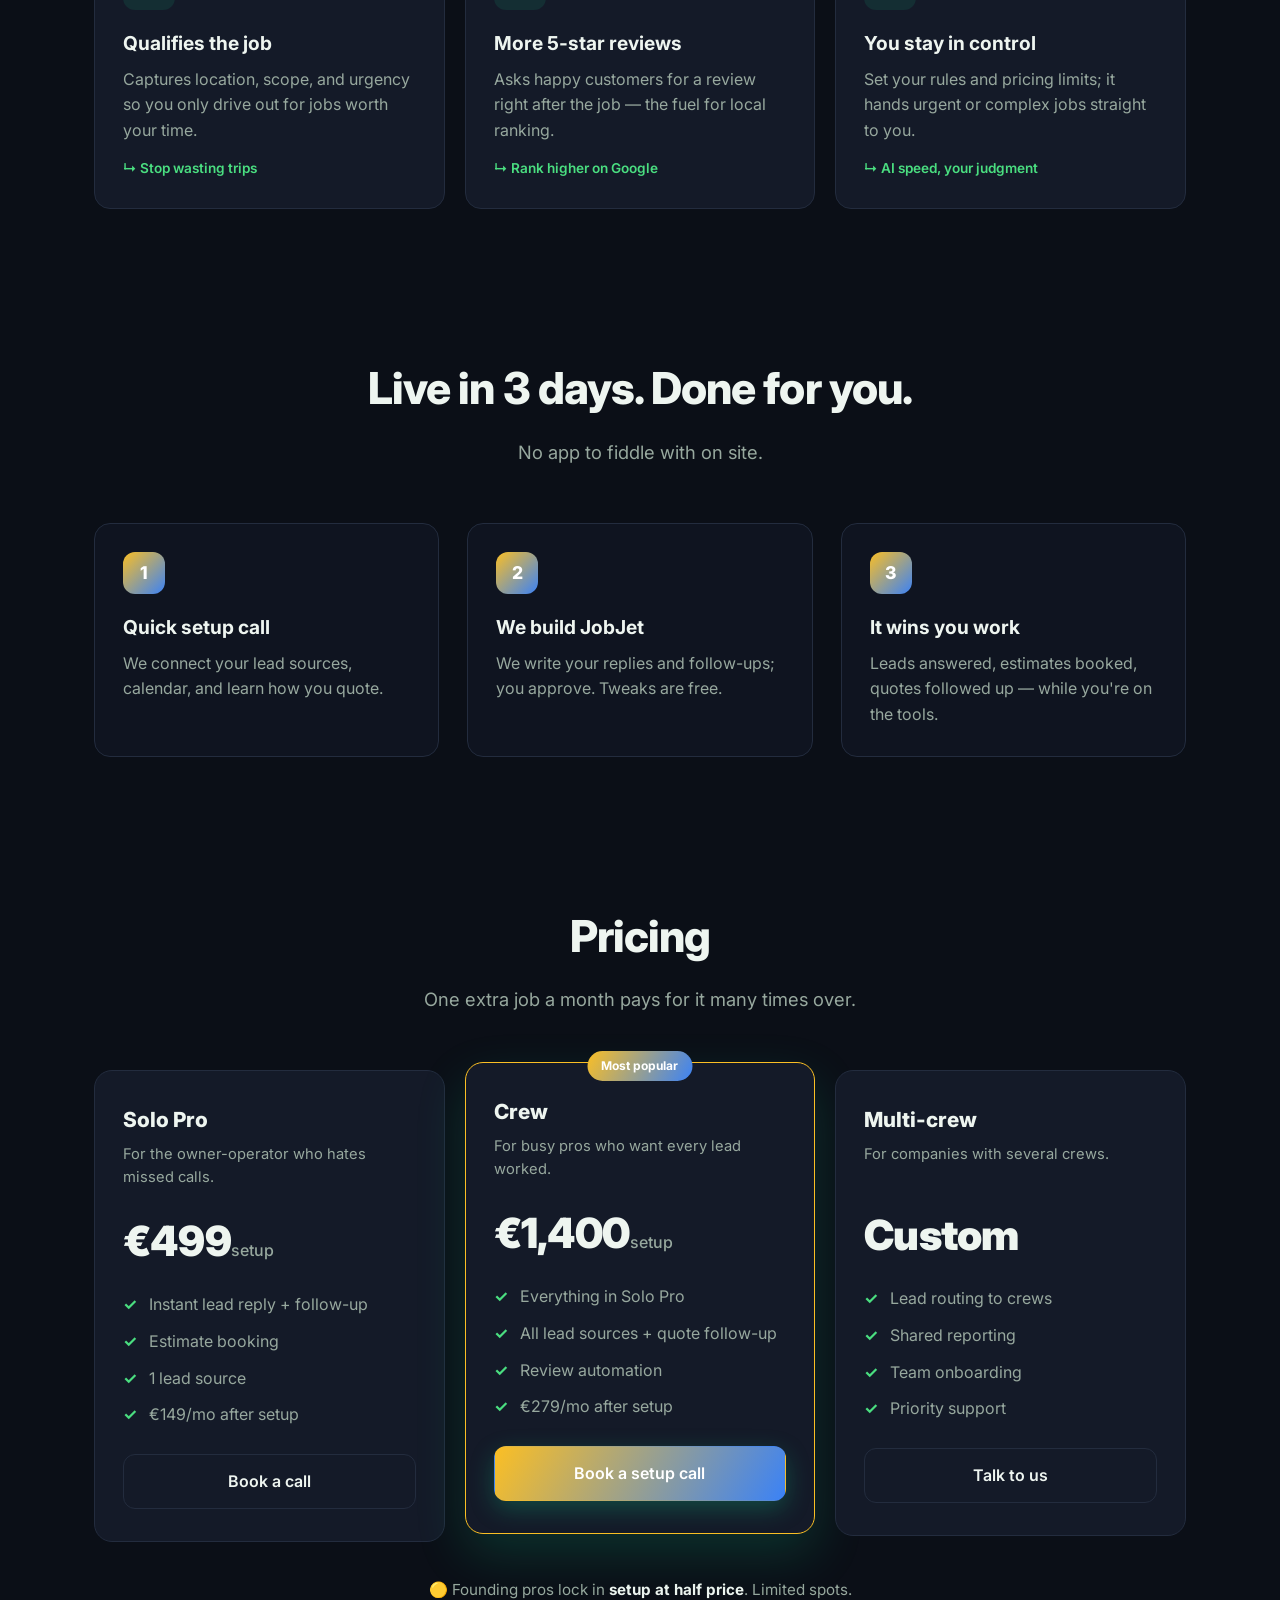
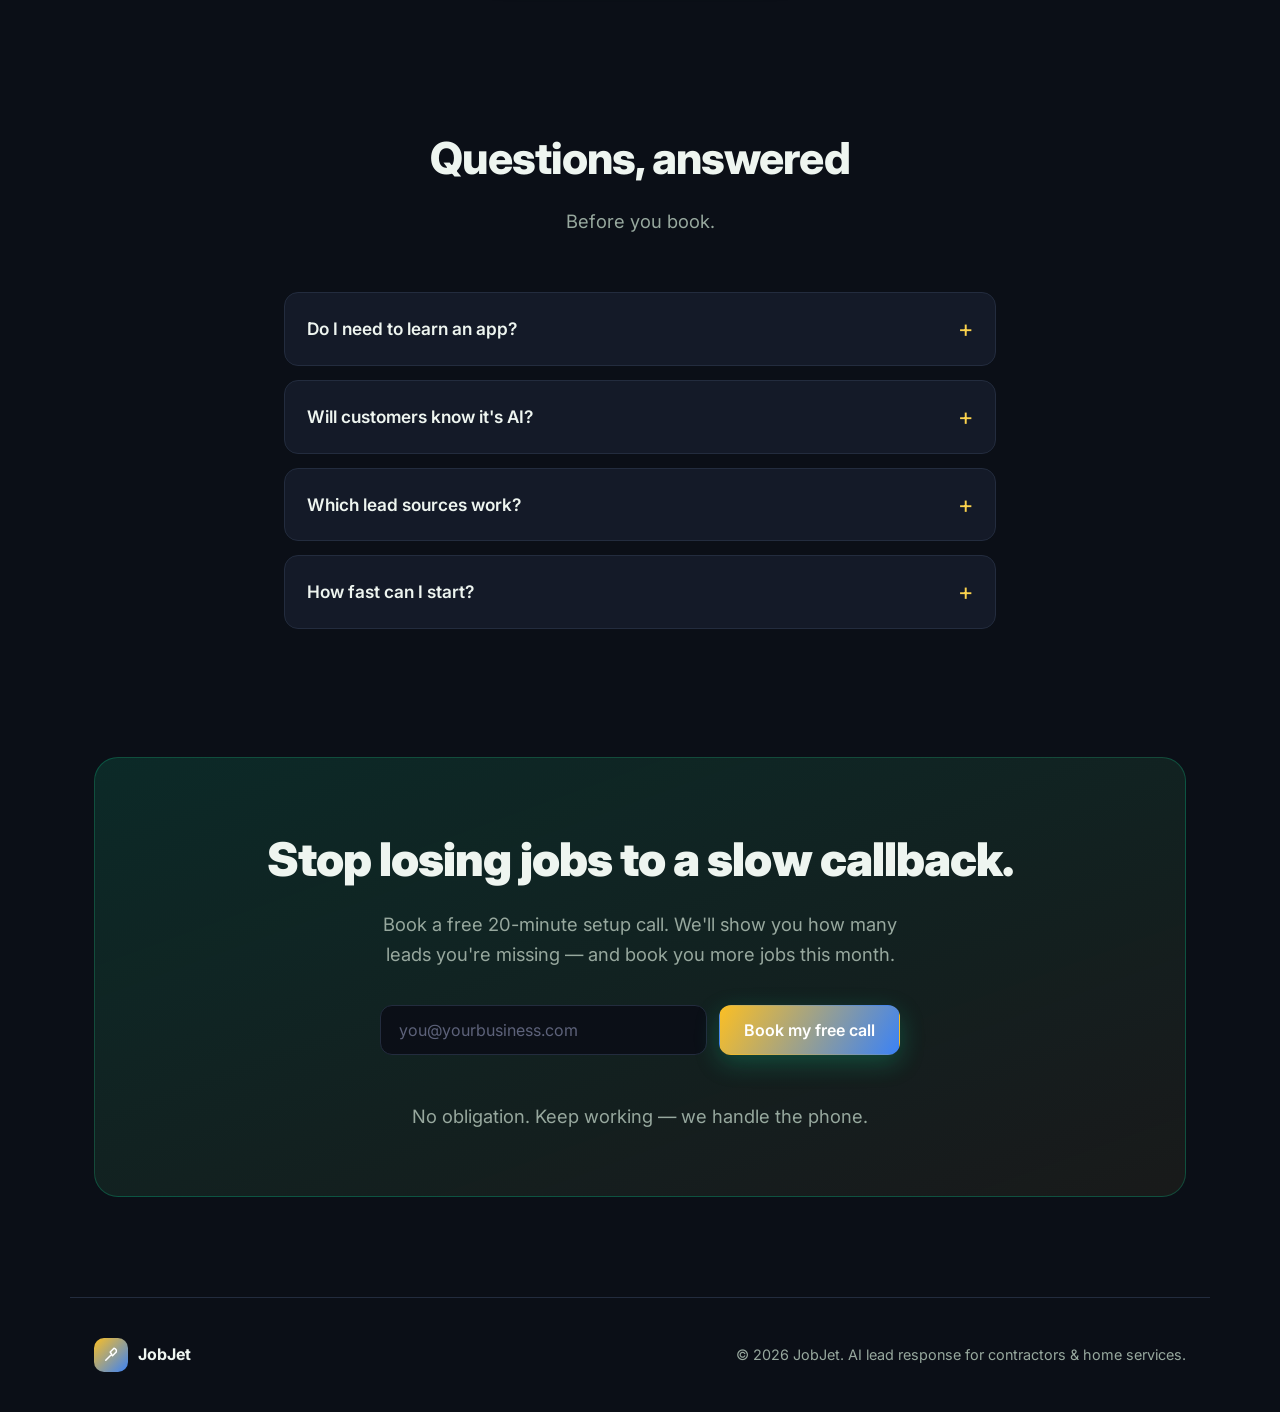
<file: contractor/index.html>
<!DOCTYPE html>
<html lang="en">
<head>
  <meta charset="UTF-8" />
  <meta name="viewport" content="width=device-width, initial-scale=1.0" />
  <title>JobJet — AI lead response for contractors & home services</title>
  <meta name="description" content="JobJet replies to every job lead in seconds, books estimates, follows up on quotes, and chases reviews — automatically. Win more jobs without dropping your tools. Book a free setup call." />
  <meta property="og:title" content="JobJet — AI lead response for home-service pros" />
  <meta property="og:description" content="Reply to every job lead in seconds, book estimates, and follow up on quotes — automatically." />
  <meta property="og:type" content="website" />
  <meta name="theme-color" content="#0b0f17" />
  <link rel="icon" href="data:image/svg+xml,%3Csvg xmlns='http://www.w3.org/2000/svg' viewBox='0 0 24 24'%3E%3Crect width='24' height='24' rx='6' fill='%230b0f17'/%3E%3Cpath d='M6 18 L13 11 M11 9 L15 5 Q18 5 18 8 L14 12 Z' stroke='%23fbbf24' stroke-width='1.8' stroke-linecap='round' stroke-linejoin='round' fill='none'/%3E%3C/svg%3E" />
  <link rel="preconnect" href="https://fonts.googleapis.com" />
  <link rel="preconnect" href="https://fonts.gstatic.com" crossorigin />
  <link href="https://fonts.googleapis.com/css2?family=Inter:wght@400;500;600;700;800;900&display=swap" rel="stylesheet" />
  <link rel="stylesheet" href="../styles.css" />
  <style>
    :root { --bg:#0b0f17; --bg-soft:#0f1420; --card:#141a28; --border:#232c3e; --brand:#fbbf24; --brand-2:#3b82f6; --accent:#fcd34d; }
    .bg-glow { background: radial-gradient(circle, rgba(251,191,36,0.18) 0%, rgba(59,130,246,0.10) 40%, transparent 70%); }
  </style>
</head>
<body>
  <div class="bg-glow" aria-hidden="true"></div>
  <header class="nav">
    <a href="#" class="brand">
      <span class="brand-mark" aria-hidden="true">
        <svg viewBox="0 0 24 24" width="22" height="22" fill="none" stroke="currentColor" stroke-width="2" stroke-linecap="round" stroke-linejoin="round"><path d="M5 19 L13 11 M11 8 L16 3 Q20 4 19 8 L14 13 Z"></path></svg>
      </span>
      JobJet
    </a>
    <nav class="nav-links">
      <a href="#problem">Why it matters</a>
      <a href="#how">How it works</a>
      <a href="#pricing">Pricing</a>
      <a href="#faq">FAQ</a>
      <a href="#waitlist" class="nav-cta">Book a setup call</a>
    </nav>
  </header>
  <main>
    <section class="hero">
      <div class="hero-copy">
        <span class="pill">🔧 For contractors, trades &amp; home services</span>
        <h1>Win the job before<br /><span class="grad">the next guy calls back.</span></h1>
        <p class="sub">JobJet replies to every lead in <strong>under 60 seconds</strong>, books estimates, follows up on your quotes until they decide, and chases reviews — so you stop losing work just because you were up a ladder.</p>
        <form id="hero-form" class="hero-form" novalidate>
          <input type="hidden" name="source" value="hero" />
          <input type="email" name="email" placeholder="you@yourbusiness.com" autocomplete="email" required aria-label="Email address" />
          <button type="submit" class="btn btn-primary">Book a free setup call →</button>
        </form>
        <p class="hero-msg" id="hero-msg" role="status" aria-live="polite"></p>
        <div class="social-proof">
          <div class="avatars" aria-hidden="true">
            <span style="background:linear-gradient(135deg,#fbbf24,#3b82f6)"></span>
            <span style="background:linear-gradient(135deg,#22c55e,#06b6d4)"></span>
            <span style="background:linear-gradient(135deg,#a855f7,#ec4899)"></span>
          </div>
          <p>Done-for-you setup in <strong>3 days</strong> — keep working</p>
        </div>
      </div>
      <div class="hero-visual" aria-hidden="true">
        <div class="mock">
          <div class="mock-bar"><span class="dot r"></span><span class="dot y"></span><span class="dot g"></span><span class="mock-title">JobJet · Live</span></div>
          <div class="mock-body">
            <div class="mock-row active"><span class="mock-ico" style="background:rgba(251,191,36,.15)">⚡</span><div class="mock-text"><strong>New lead → replied in 17s</strong><span>“Hi! Can I grab your address for a quote?”</span></div><span class="mock-status run"><i></i>Sent</span></div>
            <div class="mock-row"><span class="mock-ico" style="background:rgba(59,130,246,.15)">📅</span><div class="mock-text"><strong>Booked an estimate</strong><span>Wed 9am · added to your calendar</span></div><span class="mock-status done">Done</span></div>
            <div class="mock-row"><span class="mock-ico" style="background:rgba(252,211,77,.15)">🔁</span><div class="mock-text"><strong>Quote follow-up sent</strong><span>to 5 jobs still deciding</span></div><span class="mock-status done">Done</span></div>
            <div class="mock-row"><span class="mock-ico" style="background:rgba(34,197,94,.15)">⭐</span><div class="mock-text"><strong>Review request sent</strong><span>after a completed install</span></div><span class="mock-status done">Done</span></div>
          </div>
          <div class="mock-foot"><span class="live-dot"></span> 9 leads handled today · avg reply 24s</div>
        </div>
      </div>
    </section>
    <section class="stats">
      <div class="stat"><strong>&lt;60s</strong><span>reply to every lead</span></div>
      <div class="stat"><strong>24/7</strong><span>even on the job site</span></div>
      <div class="stat"><strong>More</strong><span>quotes that turn into jobs</span></div>
      <div class="stat"><strong>3 days</strong><span>done-for-you setup</span></div>
    </section>
    <section id="problem" class="usecases">
      <div class="section-head"><h2>You can't answer the phone with your hands full</h2><p>Homeowners call three pros and hire the first to reply. If you're on a job, that's not you. JobJet makes sure it is.</p></div>
      <div class="grid">
        <article class="card"><div class="card-icon">⚡</div><h3>Instant lead reply</h3><p>Every call, form, and message from Google, Facebook, or a directory gets answered in seconds.</p><span class="card-outcome">↳ Be the first to respond</span></article>
        <article class="card"><div class="card-icon">📅</div><h3>Books estimates</h3><p>Gathers the job details and books the estimate straight onto your calendar.</p><span class="card-outcome">↳ Your schedule fills itself</span></article>
        <article class="card"><div class="card-icon">🔁</div><h3>Follows up on quotes</h3><p>Most jobs are won on follow-up. JobJet chases every open quote until they decide.</p><span class="card-outcome">↳ Close more of what you quote</span></article>
        <article class="card"><div class="card-icon">📋</div><h3>Qualifies the job</h3><p>Captures location, scope, and urgency so you only drive out for jobs worth your time.</p><span class="card-outcome">↳ Stop wasting trips</span></article>
        <article class="card"><div class="card-icon">⭐</div><h3>More 5-star reviews</h3><p>Asks happy customers for a review right after the job — the fuel for local ranking.</p><span class="card-outcome">↳ Rank higher on Google</span></article>
        <article class="card"><div class="card-icon">🛟</div><h3>You stay in control</h3><p>Set your rules and pricing limits; it hands urgent or complex jobs straight to you.</p><span class="card-outcome">↳ AI speed, your judgment</span></article>
      </div>
    </section>
    <section id="how" class="how">
      <div class="section-head"><h2>Live in 3 days. Done for you.</h2><p>No app to fiddle with on site.</p></div>
      <div class="steps">
        <div class="step"><span class="step-num">1</span><h3>Quick setup call</h3><p>We connect your lead sources, calendar, and learn how you quote.</p></div>
        <div class="step"><span class="step-num">2</span><h3>We build JobJet</h3><p>We write your replies and follow-ups; you approve. Tweaks are free.</p></div>
        <div class="step"><span class="step-num">3</span><h3>It wins you work</h3><p>Leads answered, estimates booked, quotes followed up — while you're on the tools.</p></div>
      </div>
    </section>
    <section id="pricing" class="pricing">
      <div class="section-head"><h2>Pricing</h2><p>One extra job a month pays for it many times over.</p></div>
      <div class="price-grid">
        <article class="price-card"><h3>Solo Pro</h3><p class="price-desc">For the owner-operator who hates missed calls.</p><div class="price"><span class="amt">€499</span><span class="per">setup</span></div><ul><li>Instant lead reply + follow-up</li><li>Estimate booking</li><li>1 lead source</li><li>€149/mo after setup</li></ul><a href="#waitlist" class="btn btn-ghost">Book a call</a></article>
        <article class="price-card featured"><span class="price-badge">Most popular</span><h3>Crew</h3><p class="price-desc">For busy pros who want every lead worked.</p><div class="price"><span class="amt">€1,400</span><span class="per">setup</span></div><ul><li>Everything in Solo Pro</li><li>All lead sources + quote follow-up</li><li>Review automation</li><li>€279/mo after setup</li></ul><a href="#waitlist" class="btn btn-primary">Book a setup call</a></article>
        <article class="price-card"><h3>Multi-crew</h3><p class="price-desc">For companies with several crews.</p><div class="price"><span class="amt">Custom</span></div><ul><li>Lead routing to crews</li><li>Shared reporting</li><li>Team onboarding</li><li>Priority support</li></ul><a href="#waitlist" class="btn btn-ghost">Talk to us</a></article>
      </div>
      <p class="price-note">🟡 Founding pros lock in <strong>setup at half price</strong>. Limited spots.</p>
    </section>
    <section id="faq" class="faq">
      <div class="section-head"><h2>Questions, answered</h2><p>Before you book.</p></div>
      <div class="faq-list">
        <details><summary>Do I need to learn an app?</summary><p>No. It works with your phone/text, lead forms, and calendar. We set it all up for you and you keep working as normal.</p></details>
        <details><summary>Will customers know it's AI?</summary><p>It texts in your voice and hands off to you for anything urgent or complex. You approve the tone first.</p></details>
        <details><summary>Which lead sources work?</summary><p>Google, Facebook, your website, and lead directories like Bark/Checkatrade-style platforms. We connect what you use.</p></details>
        <details><summary>How fast can I start?</summary><p>Usually three business days from the setup call.</p></details>
      </div>
    </section>
    <section id="waitlist" class="waitlist">
      <div class="waitlist-inner">
        <h2>Stop losing jobs to a slow callback.</h2>
        <p>Book a free 20-minute setup call. We'll show you how many leads you're missing — and book you more jobs this month.</p>
        <form id="waitlist-form" novalidate>
          <input type="hidden" name="source" value="final-cta" />
          <div class="form-row"><input type="email" id="email" name="email" placeholder="you@yourbusiness.com" autocomplete="email" required aria-label="Email address" /><button type="submit" class="btn btn-primary">Book my free call</button></div>
          <p class="form-msg" id="form-msg" role="status" aria-live="polite"></p>
        </form>
        <p class="waitlist-fine">No obligation. Keep working — we handle the phone.</p>
      </div>
    </section>
  </main>
  <footer class="footer">
    <div class="footer-brand"><span class="brand-mark" aria-hidden="true"><svg viewBox="0 0 24 24" width="18" height="18" fill="none" stroke="currentColor" stroke-width="2" stroke-linecap="round" stroke-linejoin="round"><path d="M5 19 L13 11 M11 8 L16 3 Q20 4 19 8 L14 13 Z"></path></svg></span> JobJet</div>
    <p>&copy; <span id="year"></span> JobJet. AI lead response for contractors &amp; home services.</p>
  </footer>
  <script src="../script.js"></script>
</body>
</html>
</file>
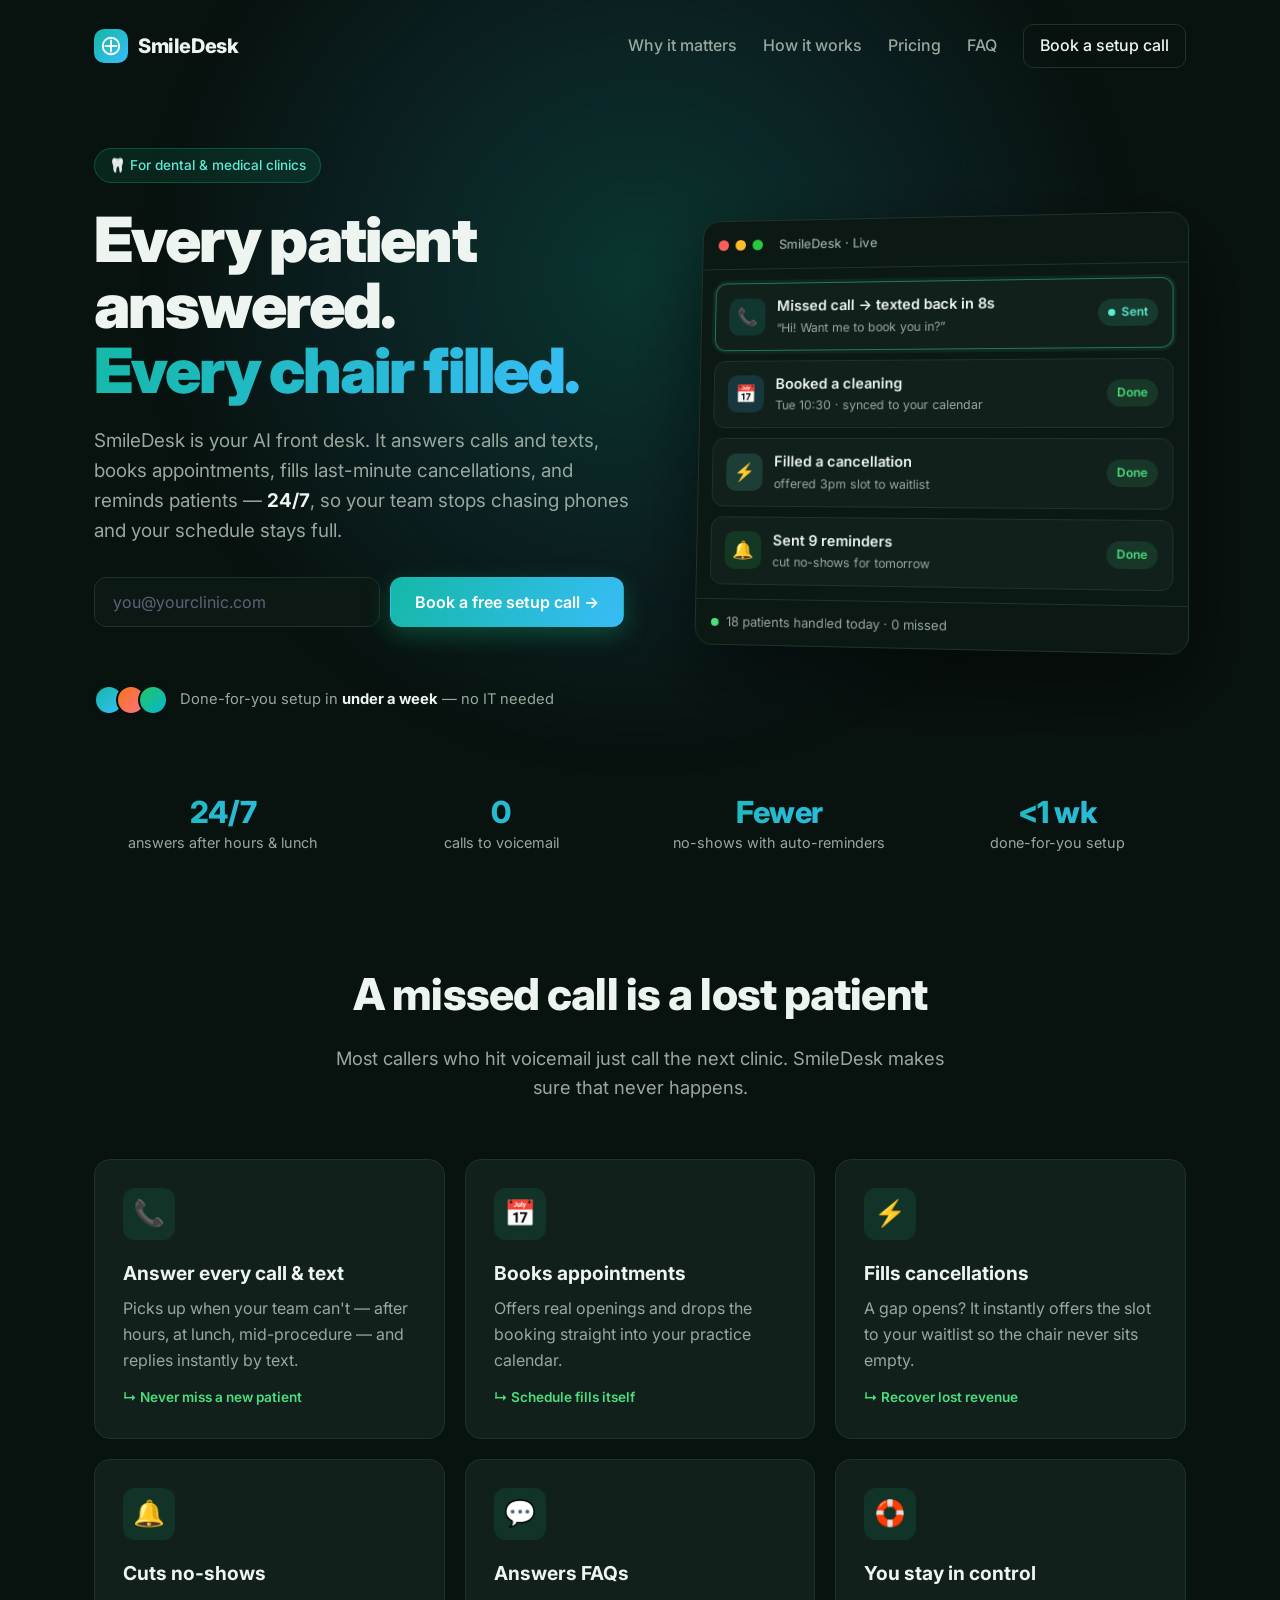
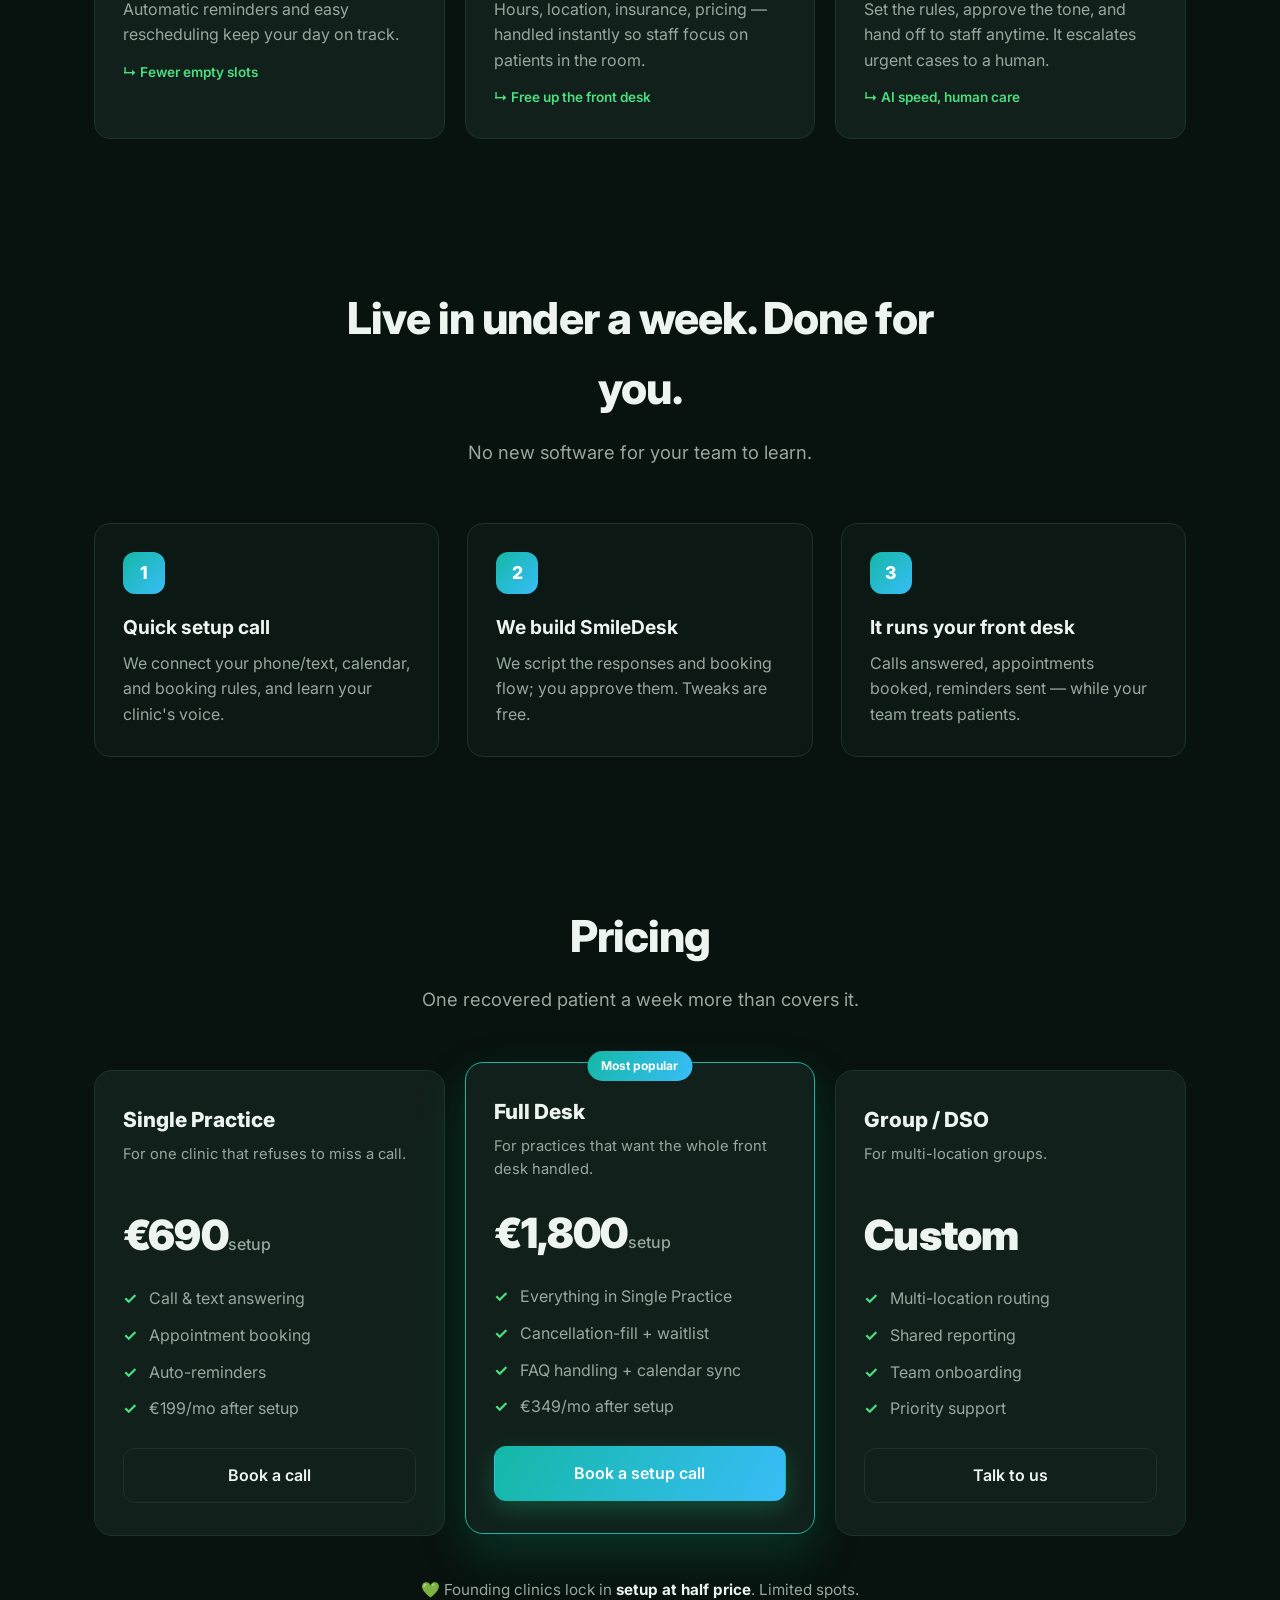
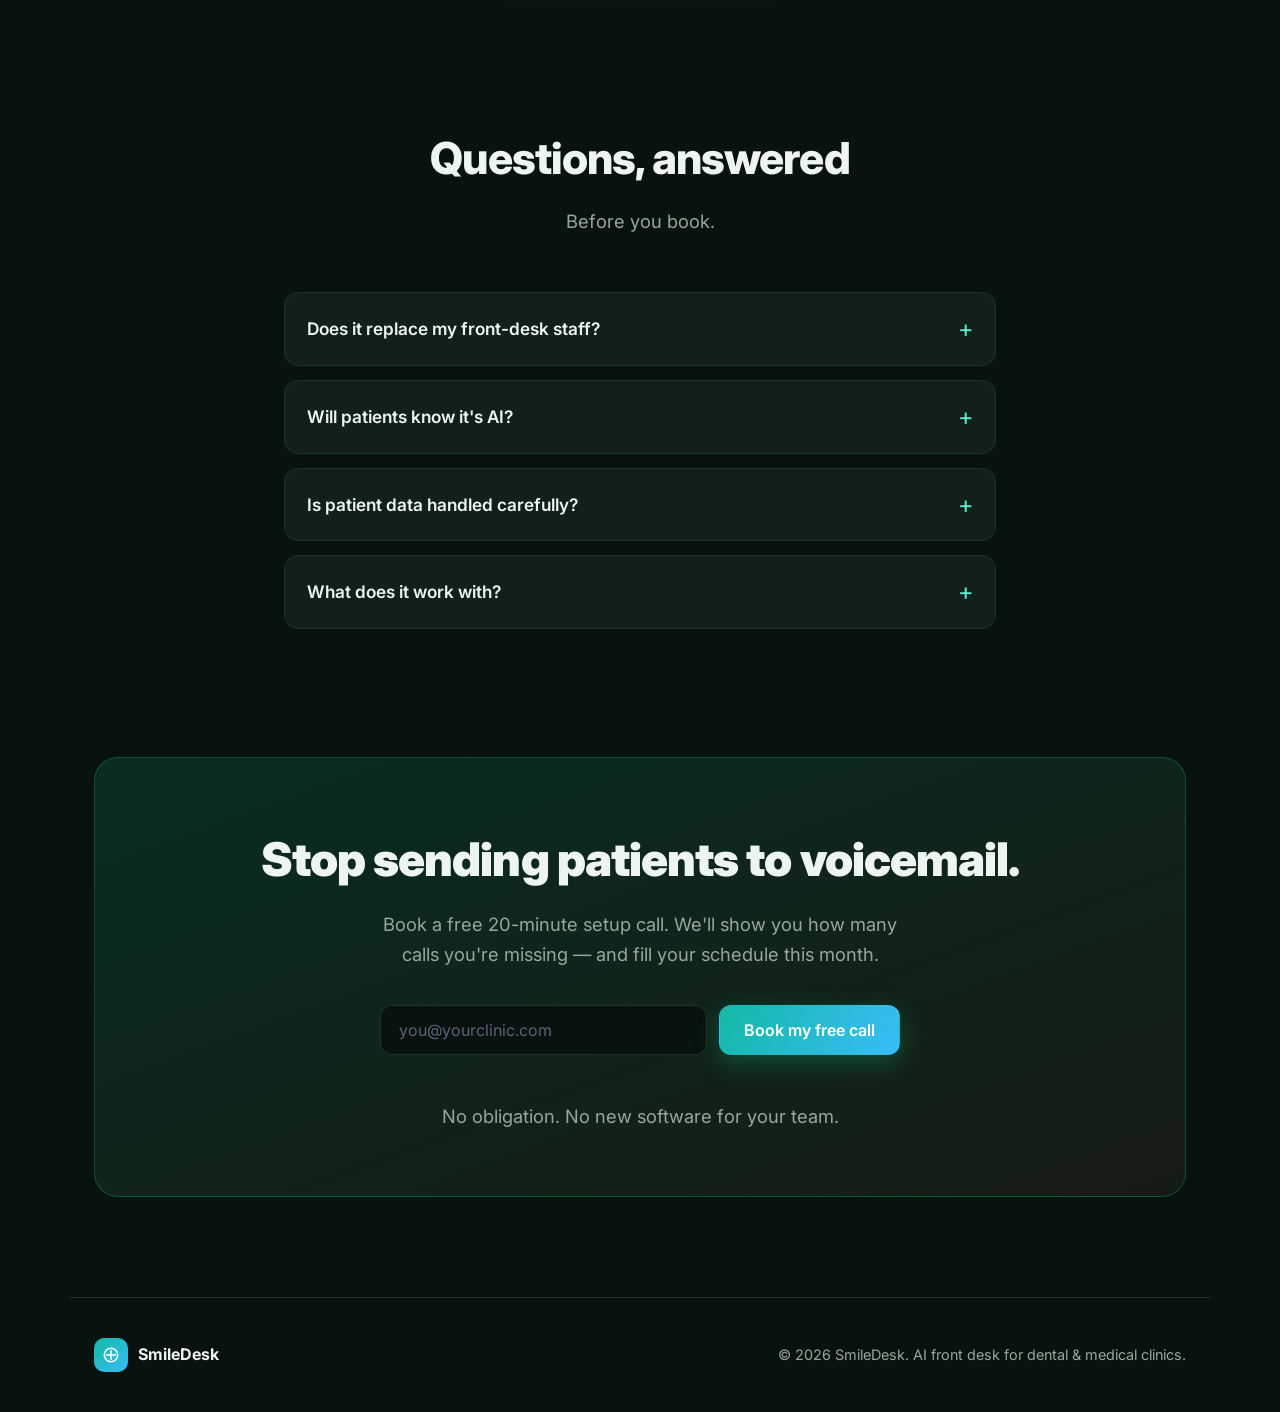
<file: dental/index.html>
<!DOCTYPE html>
<html lang="en">
<head>
  <meta charset="UTF-8" />
  <meta name="viewport" content="width=device-width, initial-scale=1.0" />
  <title>SmileDesk — Your AI front desk for dental & medical clinics</title>
  <meta name="description" content="SmileDesk answers calls and messages, books appointments, fills cancellations, and reminds patients — 24/7. Stop losing patients to voicemail. Book a free setup call." />
  <meta property="og:title" content="SmileDesk — AI front desk for clinics" />
  <meta property="og:description" content="Answer every patient, book appointments, and fill your schedule automatically — 24/7." />
  <meta property="og:type" content="website" />
  <meta name="theme-color" content="#08120f" />
  <link rel="icon" href="data:image/svg+xml,%3Csvg xmlns='http://www.w3.org/2000/svg' viewBox='0 0 24 24'%3E%3Crect width='24' height='24' rx='6' fill='%2308120f'/%3E%3Cpath d='M12 7 V17 M7 12 H17' stroke='%2314b8a6' stroke-width='2.5' stroke-linecap='round'/%3E%3C/svg%3E" />
  <link rel="preconnect" href="https://fonts.googleapis.com" />
  <link rel="preconnect" href="https://fonts.gstatic.com" crossorigin />
  <link href="https://fonts.googleapis.com/css2?family=Inter:wght@400;500;600;700;800;900&display=swap" rel="stylesheet" />
  <link rel="stylesheet" href="../styles.css" />
  <style>
    :root { --bg:#08120f; --bg-soft:#0c1814; --card:#11201b; --border:#1e3329; --brand:#14b8a6; --brand-2:#38bdf8; --accent:#5eead4; }
    .bg-glow { background: radial-gradient(circle, rgba(20,184,166,0.22) 0%, rgba(56,189,248,0.08) 40%, transparent 70%); }
  </style>
</head>
<body>
  <div class="bg-glow" aria-hidden="true"></div>
  <header class="nav">
    <a href="#" class="brand">
      <span class="brand-mark" aria-hidden="true">
        <svg viewBox="0 0 24 24" width="22" height="22" fill="none" stroke="currentColor" stroke-width="2" stroke-linecap="round" stroke-linejoin="round"><path d="M12 6 V18 M6 12 H18"></path><circle cx="12" cy="12" r="9"></circle></svg>
      </span>
      SmileDesk
    </a>
    <nav class="nav-links">
      <a href="#problem">Why it matters</a>
      <a href="#how">How it works</a>
      <a href="#pricing">Pricing</a>
      <a href="#faq">FAQ</a>
      <a href="#waitlist" class="nav-cta">Book a setup call</a>
    </nav>
  </header>
  <main>
    <section class="hero">
      <div class="hero-copy">
        <span class="pill">🦷 For dental &amp; medical clinics</span>
        <h1>Every patient answered.<br /><span class="grad">Every chair filled.</span></h1>
        <p class="sub">SmileDesk is your AI front desk. It answers calls and texts, books appointments, fills last-minute cancellations, and reminds patients — <strong>24/7</strong>, so your team stops chasing phones and your schedule stays full.</p>
        <form id="hero-form" class="hero-form" novalidate>
          <input type="hidden" name="source" value="hero" />
          <input type="email" name="email" placeholder="you@yourclinic.com" autocomplete="email" required aria-label="Email address" />
          <button type="submit" class="btn btn-primary">Book a free setup call →</button>
        </form>
        <p class="hero-msg" id="hero-msg" role="status" aria-live="polite"></p>
        <div class="social-proof">
          <div class="avatars" aria-hidden="true">
            <span style="background:linear-gradient(135deg,#14b8a6,#38bdf8)"></span>
            <span style="background:linear-gradient(135deg,#f97316,#fb7185)"></span>
            <span style="background:linear-gradient(135deg,#22c55e,#06b6d4)"></span>
          </div>
          <p>Done-for-you setup in <strong>under a week</strong> — no IT needed</p>
        </div>
      </div>
      <div class="hero-visual" aria-hidden="true">
        <div class="mock">
          <div class="mock-bar"><span class="dot r"></span><span class="dot y"></span><span class="dot g"></span><span class="mock-title">SmileDesk · Live</span></div>
          <div class="mock-body">
            <div class="mock-row active"><span class="mock-ico" style="background:rgba(20,184,166,.15)">📞</span><div class="mock-text"><strong>Missed call → texted back in 8s</strong><span>“Hi! Want me to book you in?”</span></div><span class="mock-status run"><i></i>Sent</span></div>
            <div class="mock-row"><span class="mock-ico" style="background:rgba(56,189,248,.15)">📅</span><div class="mock-text"><strong>Booked a cleaning</strong><span>Tue 10:30 · synced to your calendar</span></div><span class="mock-status done">Done</span></div>
            <div class="mock-row"><span class="mock-ico" style="background:rgba(94,234,212,.15)">⚡</span><div class="mock-text"><strong>Filled a cancellation</strong><span>offered 3pm slot to waitlist</span></div><span class="mock-status done">Done</span></div>
            <div class="mock-row"><span class="mock-ico" style="background:rgba(34,197,94,.15)">🔔</span><div class="mock-text"><strong>Sent 9 reminders</strong><span>cut no-shows for tomorrow</span></div><span class="mock-status done">Done</span></div>
          </div>
          <div class="mock-foot"><span class="live-dot"></span> 18 patients handled today · 0 missed</div>
        </div>
      </div>
    </section>
    <section class="stats">
      <div class="stat"><strong>24/7</strong><span>answers after hours &amp; lunch</span></div>
      <div class="stat"><strong>0</strong><span>calls to voicemail</span></div>
      <div class="stat"><strong>Fewer</strong><span>no-shows with auto-reminders</span></div>
      <div class="stat"><strong>&lt;1 wk</strong><span>done-for-you setup</span></div>
    </section>
    <section id="problem" class="usecases">
      <div class="section-head"><h2>A missed call is a lost patient</h2><p>Most callers who hit voicemail just call the next clinic. SmileDesk makes sure that never happens.</p></div>
      <div class="grid">
        <article class="card"><div class="card-icon">📞</div><h3>Answer every call &amp; text</h3><p>Picks up when your team can't — after hours, at lunch, mid-procedure — and replies instantly by text.</p><span class="card-outcome">↳ Never miss a new patient</span></article>
        <article class="card"><div class="card-icon">📅</div><h3>Books appointments</h3><p>Offers real openings and drops the booking straight into your practice calendar.</p><span class="card-outcome">↳ Schedule fills itself</span></article>
        <article class="card"><div class="card-icon">⚡</div><h3>Fills cancellations</h3><p>A gap opens? It instantly offers the slot to your waitlist so the chair never sits empty.</p><span class="card-outcome">↳ Recover lost revenue</span></article>
        <article class="card"><div class="card-icon">🔔</div><h3>Cuts no-shows</h3><p>Automatic reminders and easy rescheduling keep your day on track.</p><span class="card-outcome">↳ Fewer empty slots</span></article>
        <article class="card"><div class="card-icon">💬</div><h3>Answers FAQs</h3><p>Hours, location, insurance, pricing — handled instantly so staff focus on patients in the room.</p><span class="card-outcome">↳ Free up the front desk</span></article>
        <article class="card"><div class="card-icon">🛟</div><h3>You stay in control</h3><p>Set the rules, approve the tone, and hand off to staff anytime. It escalates urgent cases to a human.</p><span class="card-outcome">↳ AI speed, human care</span></article>
      </div>
    </section>
    <section id="how" class="how">
      <div class="section-head"><h2>Live in under a week. Done for you.</h2><p>No new software for your team to learn.</p></div>
      <div class="steps">
        <div class="step"><span class="step-num">1</span><h3>Quick setup call</h3><p>We connect your phone/text, calendar, and booking rules, and learn your clinic's voice.</p></div>
        <div class="step"><span class="step-num">2</span><h3>We build SmileDesk</h3><p>We script the responses and booking flow; you approve them. Tweaks are free.</p></div>
        <div class="step"><span class="step-num">3</span><h3>It runs your front desk</h3><p>Calls answered, appointments booked, reminders sent — while your team treats patients.</p></div>
      </div>
    </section>
    <section id="pricing" class="pricing">
      <div class="section-head"><h2>Pricing</h2><p>One recovered patient a week more than covers it.</p></div>
      <div class="price-grid">
        <article class="price-card"><h3>Single Practice</h3><p class="price-desc">For one clinic that refuses to miss a call.</p><div class="price"><span class="amt">€690</span><span class="per">setup</span></div><ul><li>Call &amp; text answering</li><li>Appointment booking</li><li>Auto-reminders</li><li>€199/mo after setup</li></ul><a href="#waitlist" class="btn btn-ghost">Book a call</a></article>
        <article class="price-card featured"><span class="price-badge">Most popular</span><h3>Full Desk</h3><p class="price-desc">For practices that want the whole front desk handled.</p><div class="price"><span class="amt">€1,800</span><span class="per">setup</span></div><ul><li>Everything in Single Practice</li><li>Cancellation-fill + waitlist</li><li>FAQ handling + calendar sync</li><li>€349/mo after setup</li></ul><a href="#waitlist" class="btn btn-primary">Book a setup call</a></article>
        <article class="price-card"><h3>Group / DSO</h3><p class="price-desc">For multi-location groups.</p><div class="price"><span class="amt">Custom</span></div><ul><li>Multi-location routing</li><li>Shared reporting</li><li>Team onboarding</li><li>Priority support</li></ul><a href="#waitlist" class="btn btn-ghost">Talk to us</a></article>
      </div>
      <p class="price-note">💚 Founding clinics lock in <strong>setup at half price</strong>. Limited spots.</p>
    </section>
    <section id="faq" class="faq">
      <div class="section-head"><h2>Questions, answered</h2><p>Before you book.</p></div>
      <div class="faq-list">
        <details><summary>Does it replace my front-desk staff?</summary><p>No — it backs them up. It handles overflow, after-hours, and repetitive calls so your team focuses on patients in the building.</p></details>
        <details><summary>Will patients know it's AI?</summary><p>It speaks in your clinic's voice and hands off to a human for anything sensitive or urgent. You approve how it sounds first.</p></details>
        <details><summary>Is patient data handled carefully?</summary><p>Yes. Secure connections, you control what it can access, and urgent/medical matters route to your staff. We set guardrails with you.</p></details>
        <details><summary>What does it work with?</summary><p>Your phone/text line, calendar, and most practice-management and booking systems. We connect what you use on the setup call.</p></details>
      </div>
    </section>
    <section id="waitlist" class="waitlist">
      <div class="waitlist-inner">
        <h2>Stop sending patients to voicemail.</h2>
        <p>Book a free 20-minute setup call. We'll show you how many calls you're missing — and fill your schedule this month.</p>
        <form id="waitlist-form" novalidate>
          <input type="hidden" name="source" value="final-cta" />
          <div class="form-row"><input type="email" id="email" name="email" placeholder="you@yourclinic.com" autocomplete="email" required aria-label="Email address" /><button type="submit" class="btn btn-primary">Book my free call</button></div>
          <p class="form-msg" id="form-msg" role="status" aria-live="polite"></p>
        </form>
        <p class="waitlist-fine">No obligation. No new software for your team.</p>
      </div>
    </section>
  </main>
  <footer class="footer">
    <div class="footer-brand"><span class="brand-mark" aria-hidden="true"><svg viewBox="0 0 24 24" width="18" height="18" fill="none" stroke="currentColor" stroke-width="2" stroke-linecap="round" stroke-linejoin="round"><path d="M12 6 V18 M6 12 H18"></path><circle cx="12" cy="12" r="9"></circle></svg></span> SmileDesk</div>
    <p>&copy; <span id="year"></span> SmileDesk. AI front desk for dental &amp; medical clinics.</p>
  </footer>
  <script src="../script.js"></script>
</body>
</html>
</file>
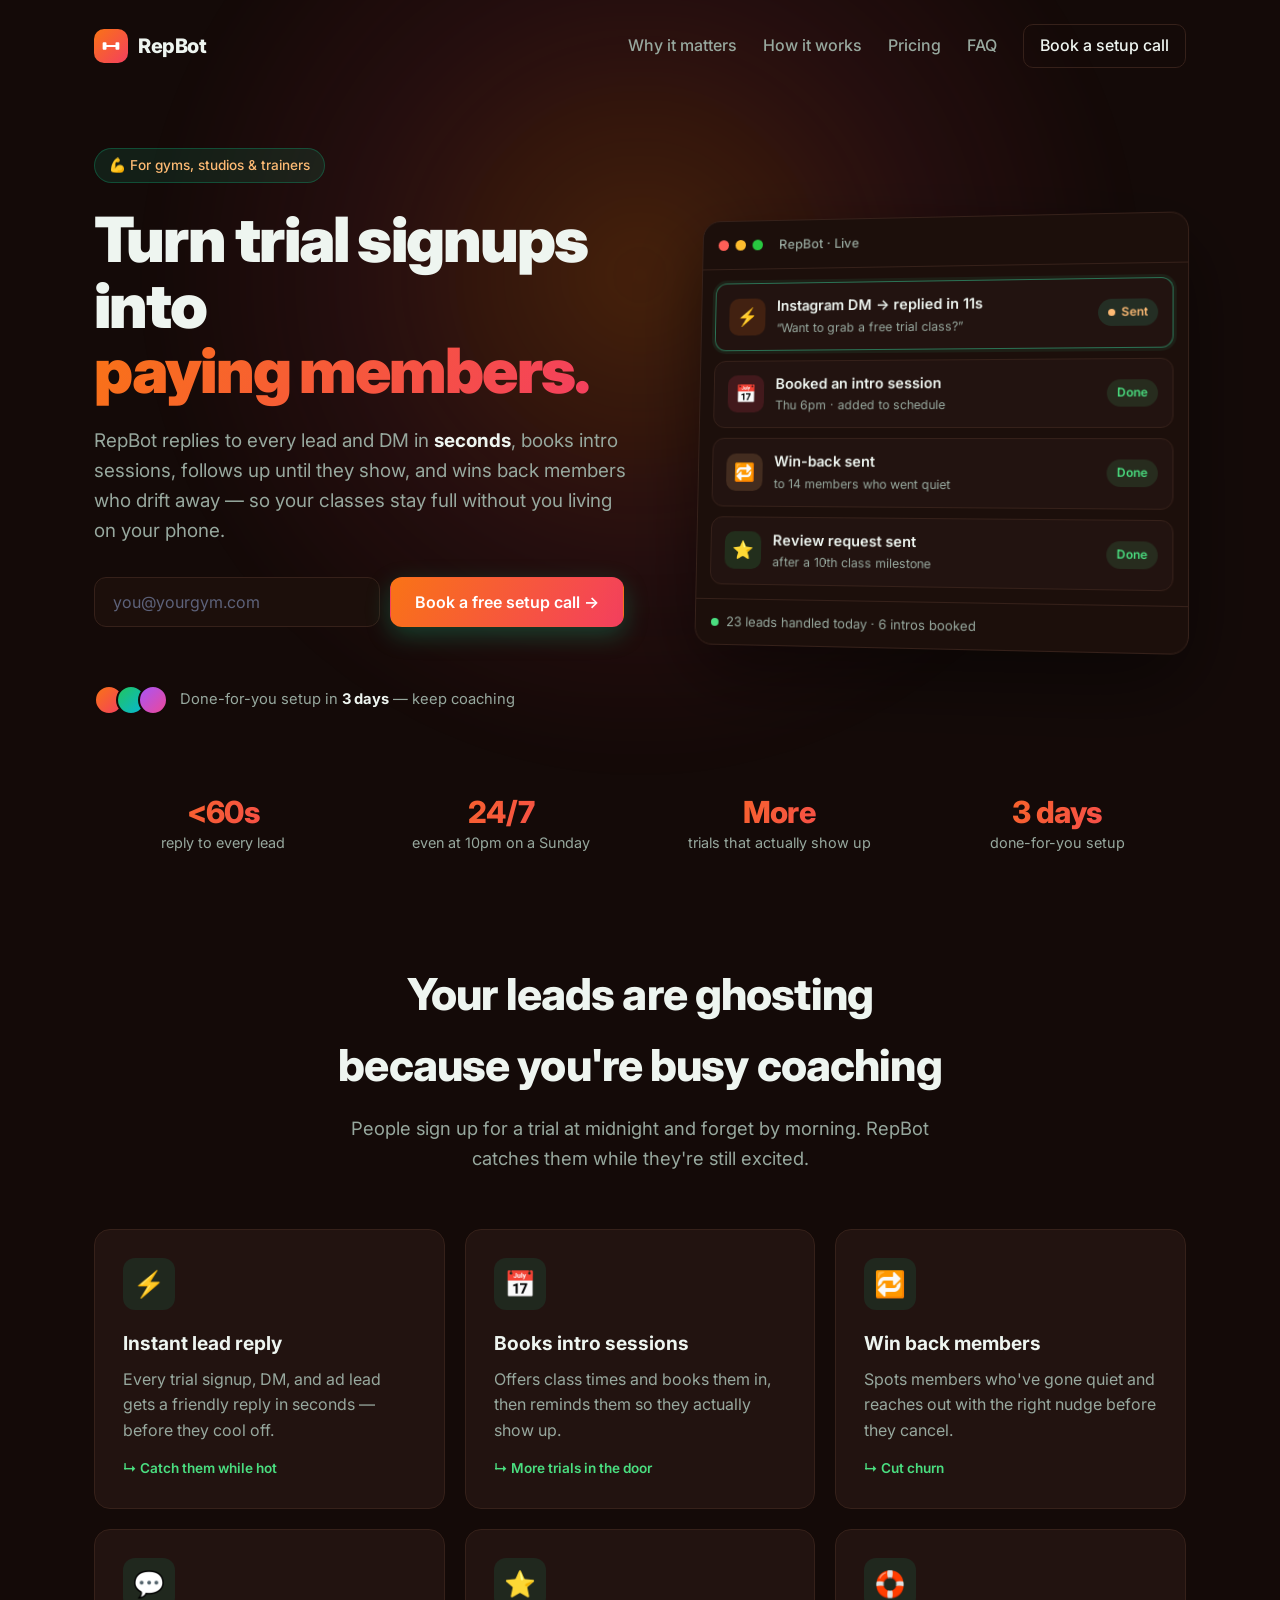
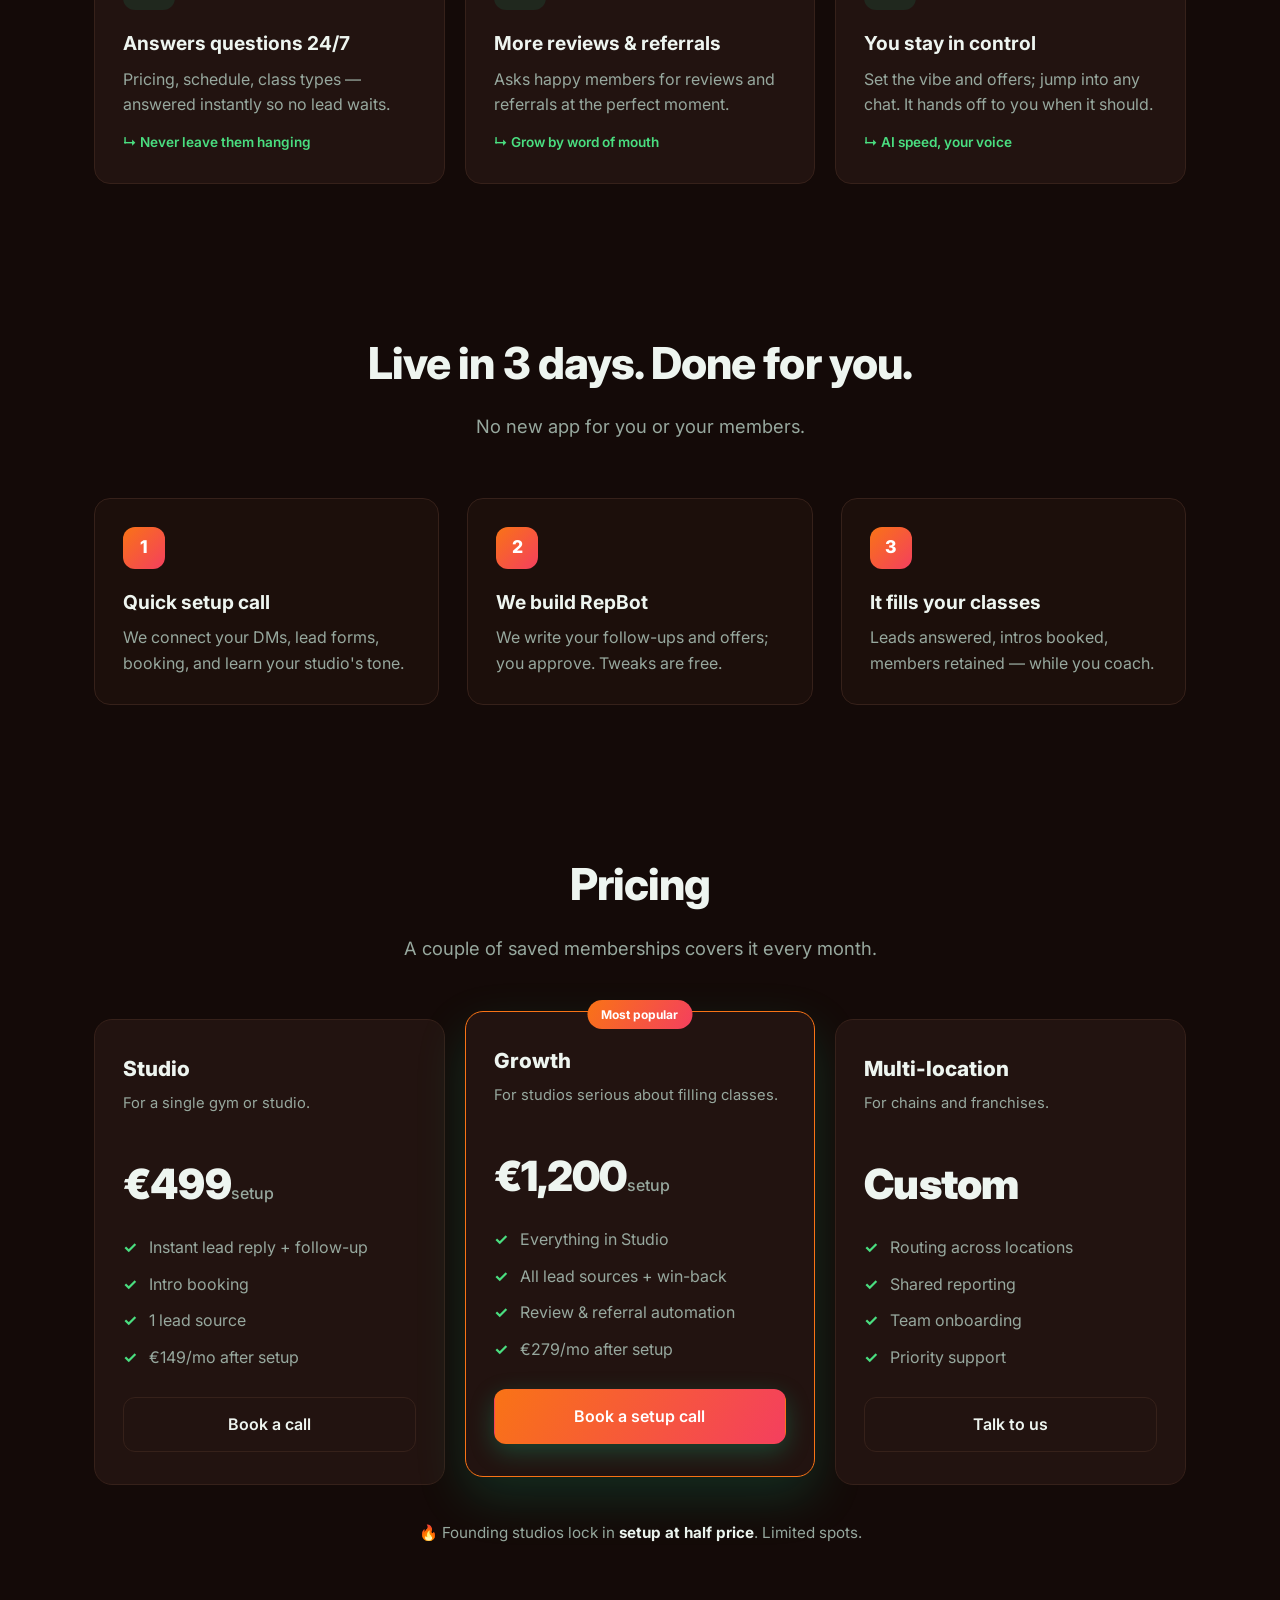
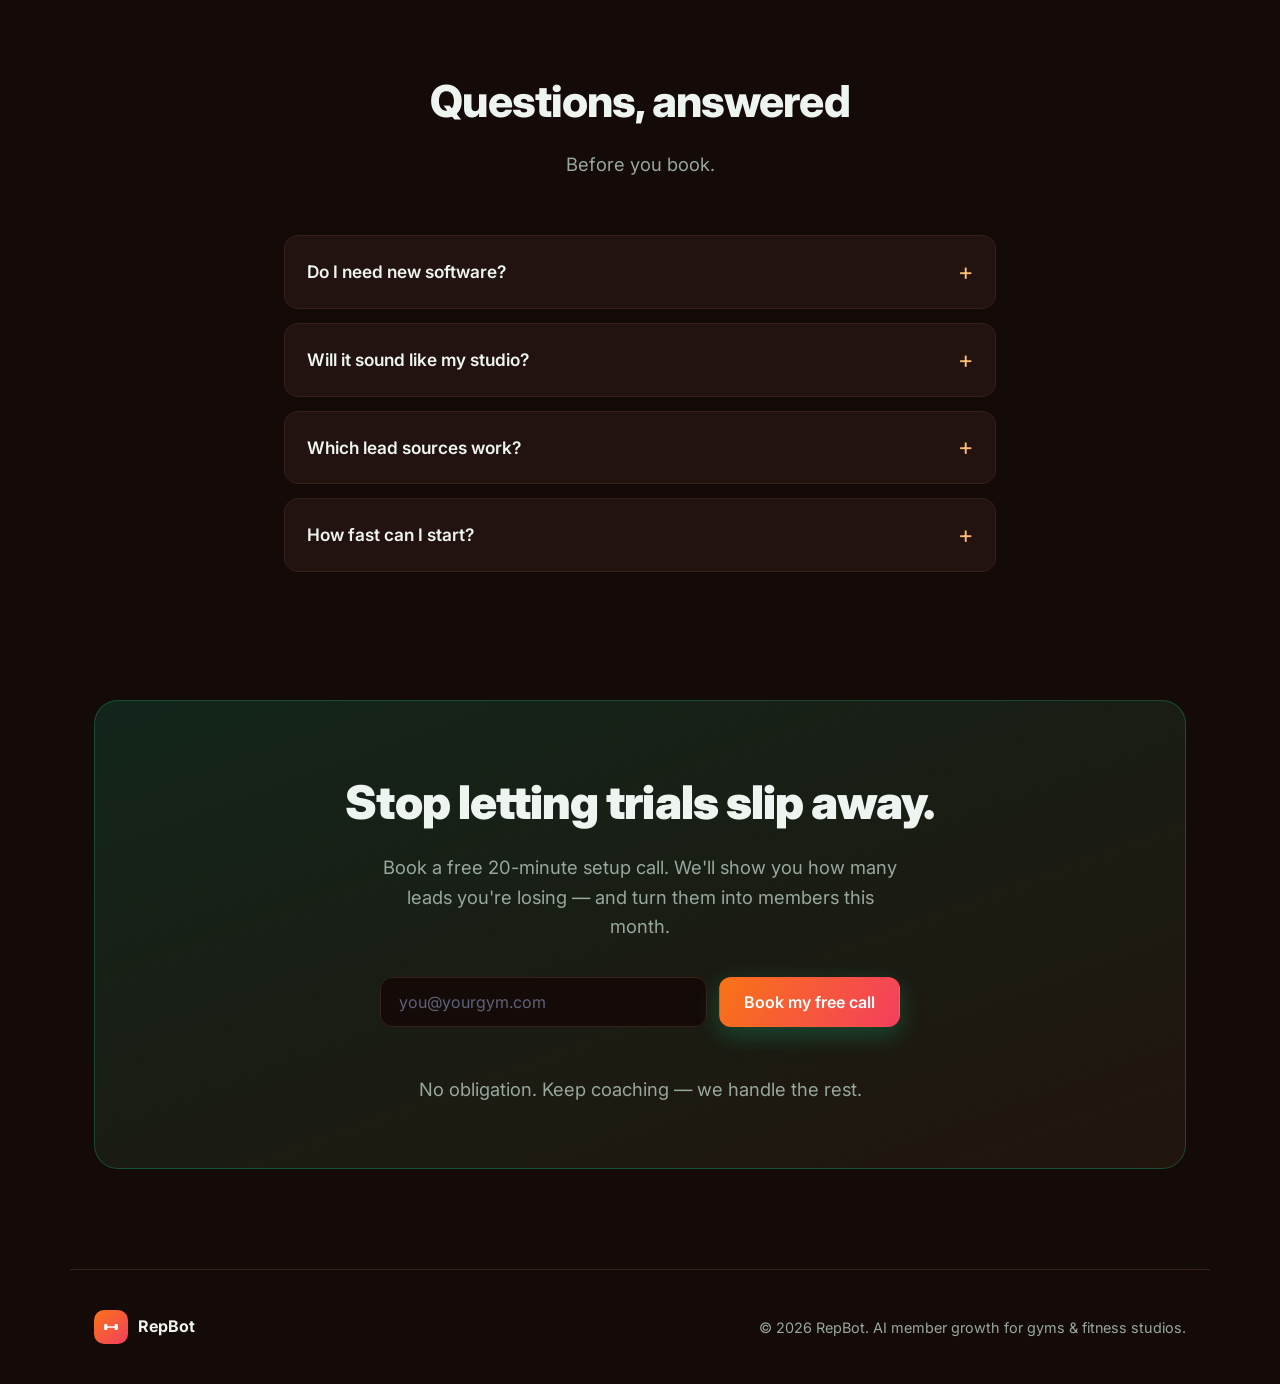
<file: fitness/index.html>
<!DOCTYPE html>
<html lang="en">
<head>
  <meta charset="UTF-8" />
  <meta name="viewport" content="width=device-width, initial-scale=1.0" />
  <title>RepBot — AI lead follow-up for gyms & fitness studios</title>
  <meta name="description" content="RepBot replies to every trial signup and DM in seconds, books intro sessions, wins back lapsed members, and chases reviews — automatically. Fill your classes. Book a free setup call." />
  <meta property="og:title" content="RepBot — AI member growth for gyms & studios" />
  <meta property="og:description" content="Reply to every lead in seconds, book intros, and win back members — automatically." />
  <meta property="og:type" content="website" />
  <meta name="theme-color" content="#140a08" />
  <link rel="icon" href="data:image/svg+xml,%3Csvg xmlns='http://www.w3.org/2000/svg' viewBox='0 0 24 24'%3E%3Crect width='24' height='24' rx='6' fill='%23140a08'/%3E%3Cpath d='M5 9 H7 V15 H5 Z M17 9 H19 V15 H17 Z M7 12 H17' stroke='%23f97316' stroke-width='2' stroke-linecap='round' stroke-linejoin='round' fill='none'/%3E%3C/svg%3E" />
  <link rel="preconnect" href="https://fonts.googleapis.com" />
  <link rel="preconnect" href="https://fonts.gstatic.com" crossorigin />
  <link href="https://fonts.googleapis.com/css2?family=Inter:wght@400;500;600;700;800;900&display=swap" rel="stylesheet" />
  <link rel="stylesheet" href="../styles.css" />
  <style>
    :root { --bg:#140a08; --bg-soft:#1c0f0b; --card:#221310; --border:#36211a; --brand:#f97316; --brand-2:#f43f5e; --accent:#fdba74; }
    .bg-glow { background: radial-gradient(circle, rgba(249,115,22,0.22) 0%, rgba(244,63,94,0.08) 40%, transparent 70%); }
  </style>
</head>
<body>
  <div class="bg-glow" aria-hidden="true"></div>
  <header class="nav">
    <a href="#" class="brand">
      <span class="brand-mark" aria-hidden="true">
        <svg viewBox="0 0 24 24" width="22" height="22" fill="none" stroke="currentColor" stroke-width="2.2" stroke-linecap="round" stroke-linejoin="round"><path d="M4 9 H6 V15 H4 Z M18 9 H20 V15 H18 Z M6 12 H18"></path></svg>
      </span>
      RepBot
    </a>
    <nav class="nav-links">
      <a href="#problem">Why it matters</a>
      <a href="#how">How it works</a>
      <a href="#pricing">Pricing</a>
      <a href="#faq">FAQ</a>
      <a href="#waitlist" class="nav-cta">Book a setup call</a>
    </nav>
  </header>
  <main>
    <section class="hero">
      <div class="hero-copy">
        <span class="pill">💪 For gyms, studios &amp; trainers</span>
        <h1>Turn trial signups into<br /><span class="grad">paying members.</span></h1>
        <p class="sub">RepBot replies to every lead and DM in <strong>seconds</strong>, books intro sessions, follows up until they show, and wins back members who drift away — so your classes stay full without you living on your phone.</p>
        <form id="hero-form" class="hero-form" novalidate>
          <input type="hidden" name="source" value="hero" />
          <input type="email" name="email" placeholder="you@yourgym.com" autocomplete="email" required aria-label="Email address" />
          <button type="submit" class="btn btn-primary">Book a free setup call →</button>
        </form>
        <p class="hero-msg" id="hero-msg" role="status" aria-live="polite"></p>
        <div class="social-proof">
          <div class="avatars" aria-hidden="true">
            <span style="background:linear-gradient(135deg,#f97316,#f43f5e)"></span>
            <span style="background:linear-gradient(135deg,#22c55e,#06b6d4)"></span>
            <span style="background:linear-gradient(135deg,#a855f7,#ec4899)"></span>
          </div>
          <p>Done-for-you setup in <strong>3 days</strong> — keep coaching</p>
        </div>
      </div>
      <div class="hero-visual" aria-hidden="true">
        <div class="mock">
          <div class="mock-bar"><span class="dot r"></span><span class="dot y"></span><span class="dot g"></span><span class="mock-title">RepBot · Live</span></div>
          <div class="mock-body">
            <div class="mock-row active"><span class="mock-ico" style="background:rgba(249,115,22,.15)">⚡</span><div class="mock-text"><strong>Instagram DM → replied in 11s</strong><span>“Want to grab a free trial class?”</span></div><span class="mock-status run"><i></i>Sent</span></div>
            <div class="mock-row"><span class="mock-ico" style="background:rgba(244,63,94,.15)">📅</span><div class="mock-text"><strong>Booked an intro session</strong><span>Thu 6pm · added to schedule</span></div><span class="mock-status done">Done</span></div>
            <div class="mock-row"><span class="mock-ico" style="background:rgba(253,186,116,.15)">🔁</span><div class="mock-text"><strong>Win-back sent</strong><span>to 14 members who went quiet</span></div><span class="mock-status done">Done</span></div>
            <div class="mock-row"><span class="mock-ico" style="background:rgba(34,197,94,.15)">⭐</span><div class="mock-text"><strong>Review request sent</strong><span>after a 10th class milestone</span></div><span class="mock-status done">Done</span></div>
          </div>
          <div class="mock-foot"><span class="live-dot"></span> 23 leads handled today · 6 intros booked</div>
        </div>
      </div>
    </section>
    <section class="stats">
      <div class="stat"><strong>&lt;60s</strong><span>reply to every lead</span></div>
      <div class="stat"><strong>24/7</strong><span>even at 10pm on a Sunday</span></div>
      <div class="stat"><strong>More</strong><span>trials that actually show up</span></div>
      <div class="stat"><strong>3 days</strong><span>done-for-you setup</span></div>
    </section>
    <section id="problem" class="usecases">
      <div class="section-head"><h2>Your leads are ghosting because you're busy coaching</h2><p>People sign up for a trial at midnight and forget by morning. RepBot catches them while they're still excited.</p></div>
      <div class="grid">
        <article class="card"><div class="card-icon">⚡</div><h3>Instant lead reply</h3><p>Every trial signup, DM, and ad lead gets a friendly reply in seconds — before they cool off.</p><span class="card-outcome">↳ Catch them while hot</span></article>
        <article class="card"><div class="card-icon">📅</div><h3>Books intro sessions</h3><p>Offers class times and books them in, then reminds them so they actually show up.</p><span class="card-outcome">↳ More trials in the door</span></article>
        <article class="card"><div class="card-icon">🔁</div><h3>Win back members</h3><p>Spots members who've gone quiet and reaches out with the right nudge before they cancel.</p><span class="card-outcome">↳ Cut churn</span></article>
        <article class="card"><div class="card-icon">💬</div><h3>Answers questions 24/7</h3><p>Pricing, schedule, class types — answered instantly so no lead waits.</p><span class="card-outcome">↳ Never leave them hanging</span></article>
        <article class="card"><div class="card-icon">⭐</div><h3>More reviews &amp; referrals</h3><p>Asks happy members for reviews and referrals at the perfect moment.</p><span class="card-outcome">↳ Grow by word of mouth</span></article>
        <article class="card"><div class="card-icon">🛟</div><h3>You stay in control</h3><p>Set the vibe and offers; jump into any chat. It hands off to you when it should.</p><span class="card-outcome">↳ AI speed, your voice</span></article>
      </div>
    </section>
    <section id="how" class="how">
      <div class="section-head"><h2>Live in 3 days. Done for you.</h2><p>No new app for you or your members.</p></div>
      <div class="steps">
        <div class="step"><span class="step-num">1</span><h3>Quick setup call</h3><p>We connect your DMs, lead forms, booking, and learn your studio's tone.</p></div>
        <div class="step"><span class="step-num">2</span><h3>We build RepBot</h3><p>We write your follow-ups and offers; you approve. Tweaks are free.</p></div>
        <div class="step"><span class="step-num">3</span><h3>It fills your classes</h3><p>Leads answered, intros booked, members retained — while you coach.</p></div>
      </div>
    </section>
    <section id="pricing" class="pricing">
      <div class="section-head"><h2>Pricing</h2><p>A couple of saved memberships covers it every month.</p></div>
      <div class="price-grid">
        <article class="price-card"><h3>Studio</h3><p class="price-desc">For a single gym or studio.</p><div class="price"><span class="amt">€499</span><span class="per">setup</span></div><ul><li>Instant lead reply + follow-up</li><li>Intro booking</li><li>1 lead source</li><li>€149/mo after setup</li></ul><a href="#waitlist" class="btn btn-ghost">Book a call</a></article>
        <article class="price-card featured"><span class="price-badge">Most popular</span><h3>Growth</h3><p class="price-desc">For studios serious about filling classes.</p><div class="price"><span class="amt">€1,200</span><span class="per">setup</span></div><ul><li>Everything in Studio</li><li>All lead sources + win-back</li><li>Review &amp; referral automation</li><li>€279/mo after setup</li></ul><a href="#waitlist" class="btn btn-primary">Book a setup call</a></article>
        <article class="price-card"><h3>Multi-location</h3><p class="price-desc">For chains and franchises.</p><div class="price"><span class="amt">Custom</span></div><ul><li>Routing across locations</li><li>Shared reporting</li><li>Team onboarding</li><li>Priority support</li></ul><a href="#waitlist" class="btn btn-ghost">Talk to us</a></article>
      </div>
      <p class="price-note">🔥 Founding studios lock in <strong>setup at half price</strong>. Limited spots.</p>
    </section>
    <section id="faq" class="faq">
      <div class="section-head"><h2>Questions, answered</h2><p>Before you book.</p></div>
      <div class="faq-list">
        <details><summary>Do I need new software?</summary><p>No. It works with your Instagram/Facebook DMs, lead forms, and booking tool. We set it all up for you.</p></details>
        <details><summary>Will it sound like my studio?</summary><p>Yes — you approve the tone and offers, and it hands off to you anytime a human touch is better.</p></details>
        <details><summary>Which lead sources work?</summary><p>Instagram/Facebook, your website, ad lead forms, and most booking systems. We connect what you use.</p></details>
        <details><summary>How fast can I start?</summary><p>Usually three business days from the setup call.</p></details>
      </div>
    </section>
    <section id="waitlist" class="waitlist">
      <div class="waitlist-inner">
        <h2>Stop letting trials slip away.</h2>
        <p>Book a free 20-minute setup call. We'll show you how many leads you're losing — and turn them into members this month.</p>
        <form id="waitlist-form" novalidate>
          <input type="hidden" name="source" value="final-cta" />
          <div class="form-row"><input type="email" id="email" name="email" placeholder="you@yourgym.com" autocomplete="email" required aria-label="Email address" /><button type="submit" class="btn btn-primary">Book my free call</button></div>
          <p class="form-msg" id="form-msg" role="status" aria-live="polite"></p>
        </form>
        <p class="waitlist-fine">No obligation. Keep coaching — we handle the rest.</p>
      </div>
    </section>
  </main>
  <footer class="footer">
    <div class="footer-brand"><span class="brand-mark" aria-hidden="true"><svg viewBox="0 0 24 24" width="18" height="18" fill="none" stroke="currentColor" stroke-width="2.2" stroke-linecap="round" stroke-linejoin="round"><path d="M4 9 H6 V15 H4 Z M18 9 H20 V15 H18 Z M6 12 H18"></path></svg></span> RepBot</div>
    <p>&copy; <span id="year"></span> RepBot. AI member growth for gyms &amp; fitness studios.</p>
  </footer>
  <script src="../script.js"></script>
</body>
</html>
</file>
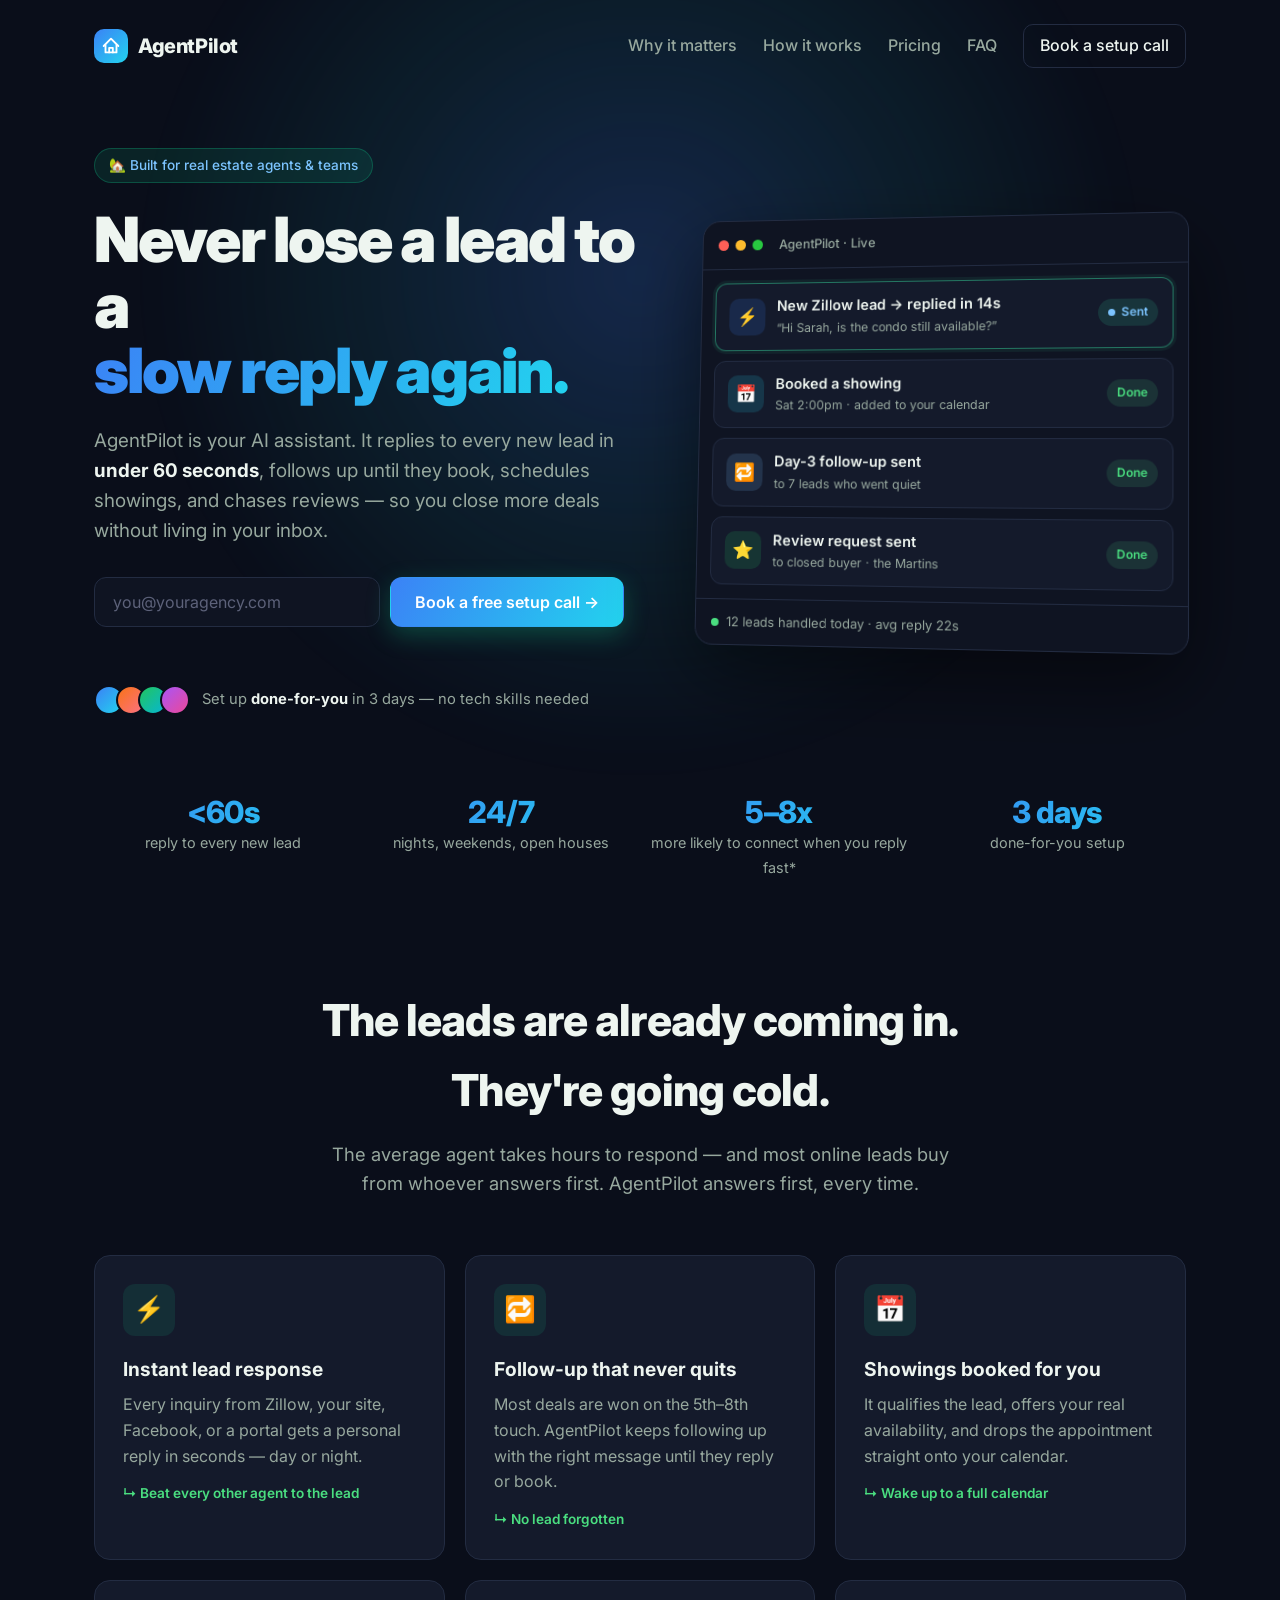
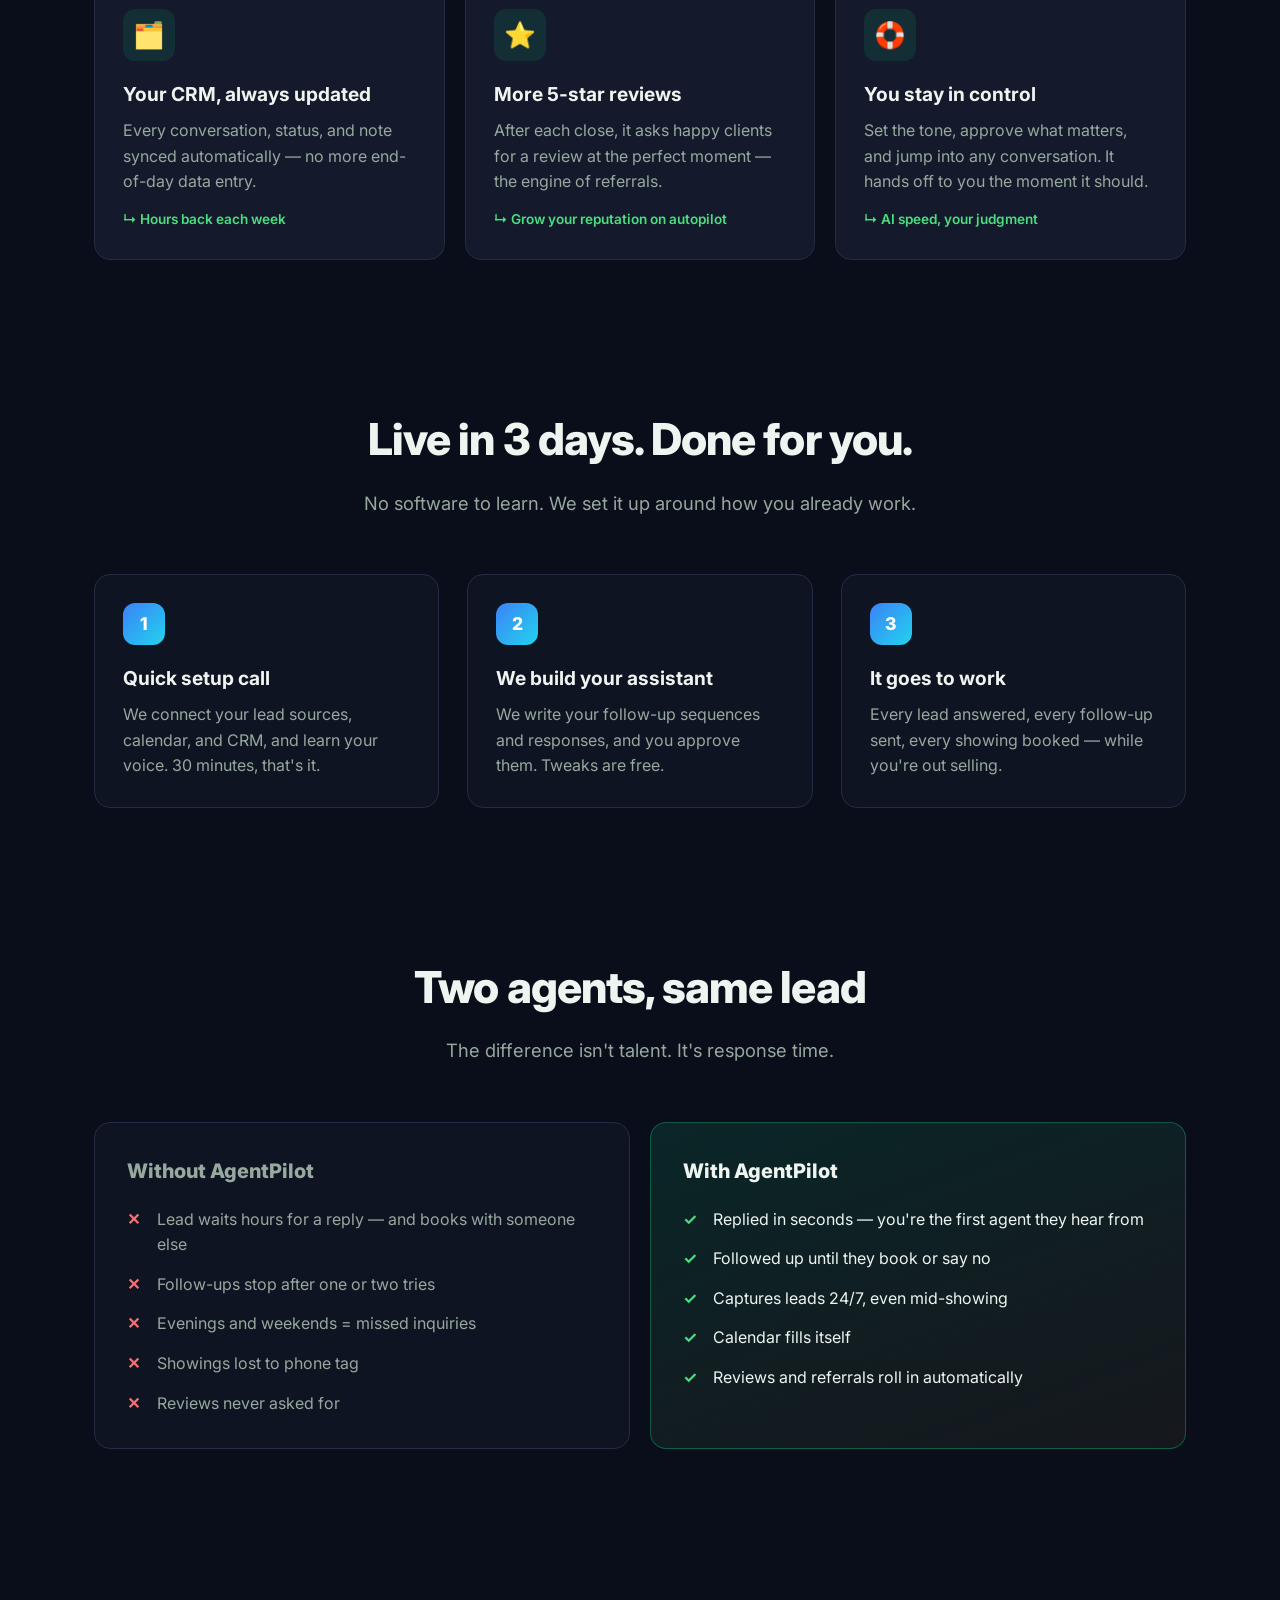
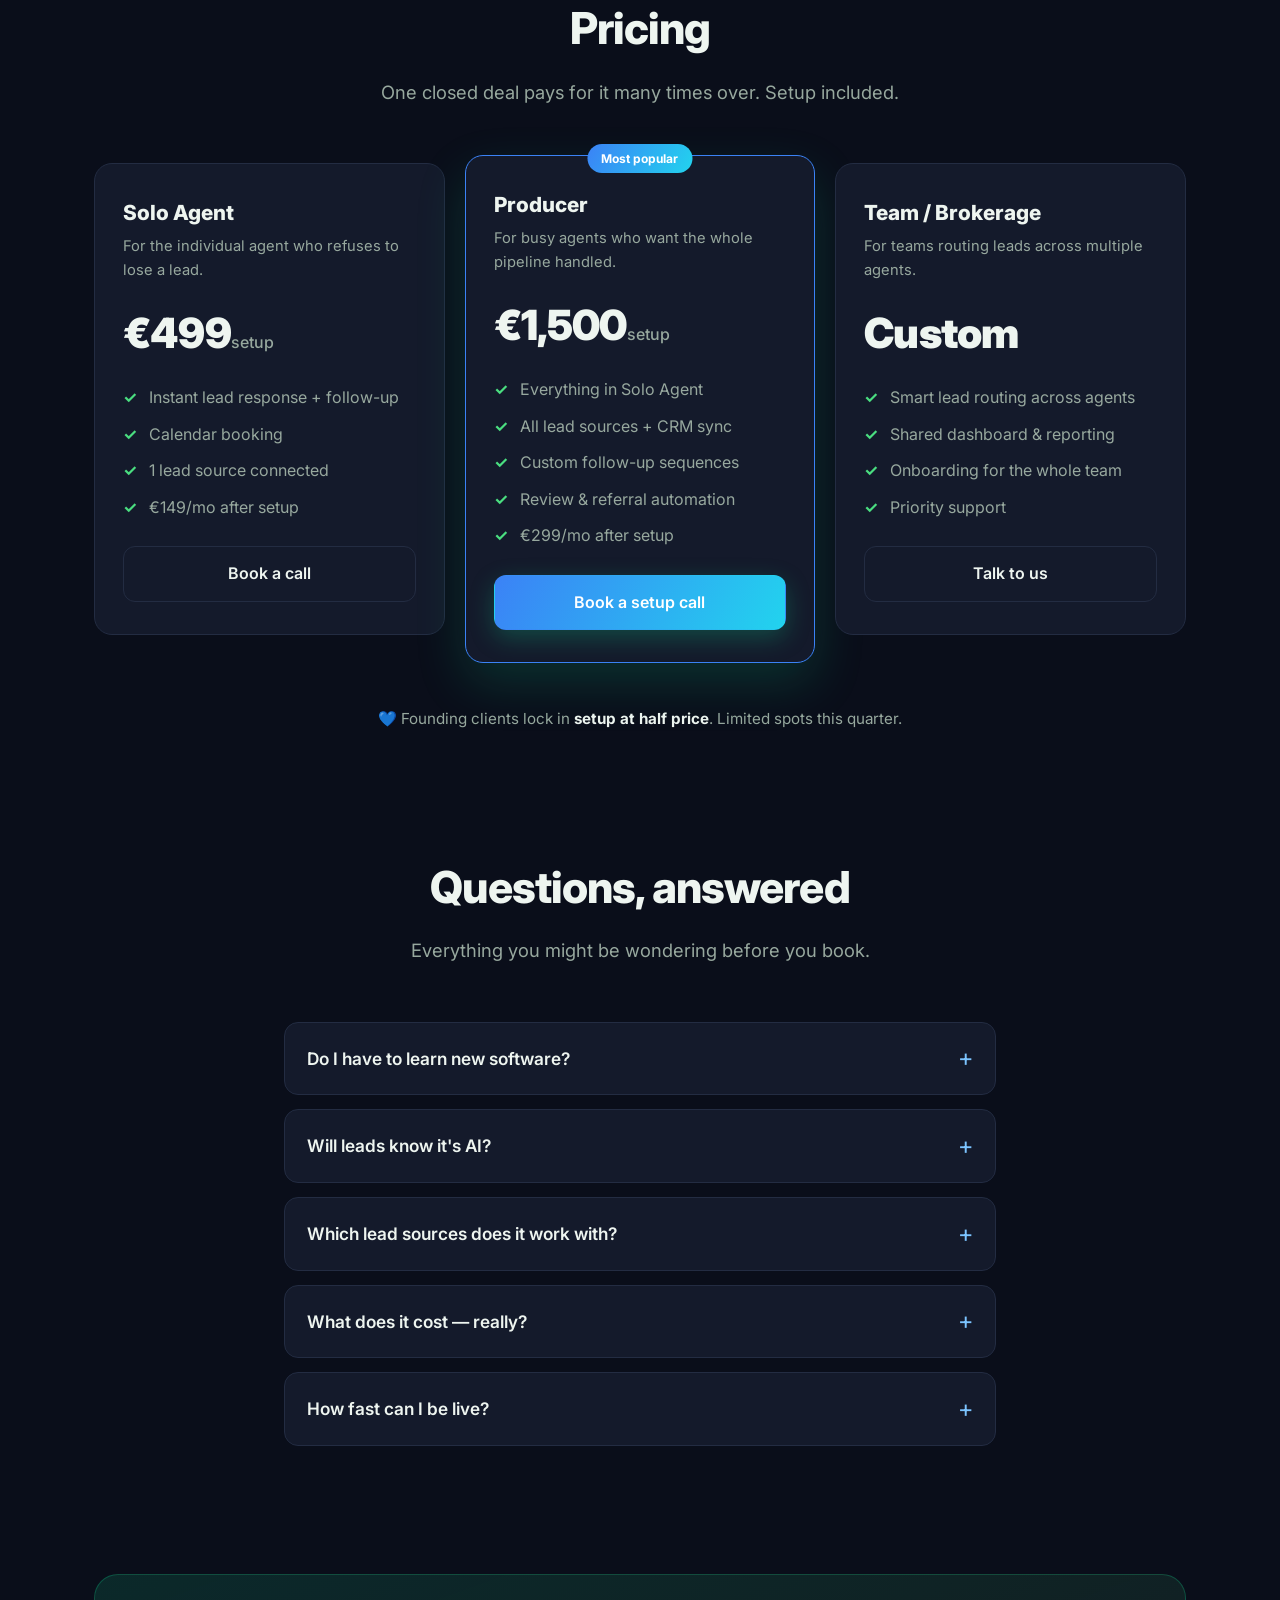
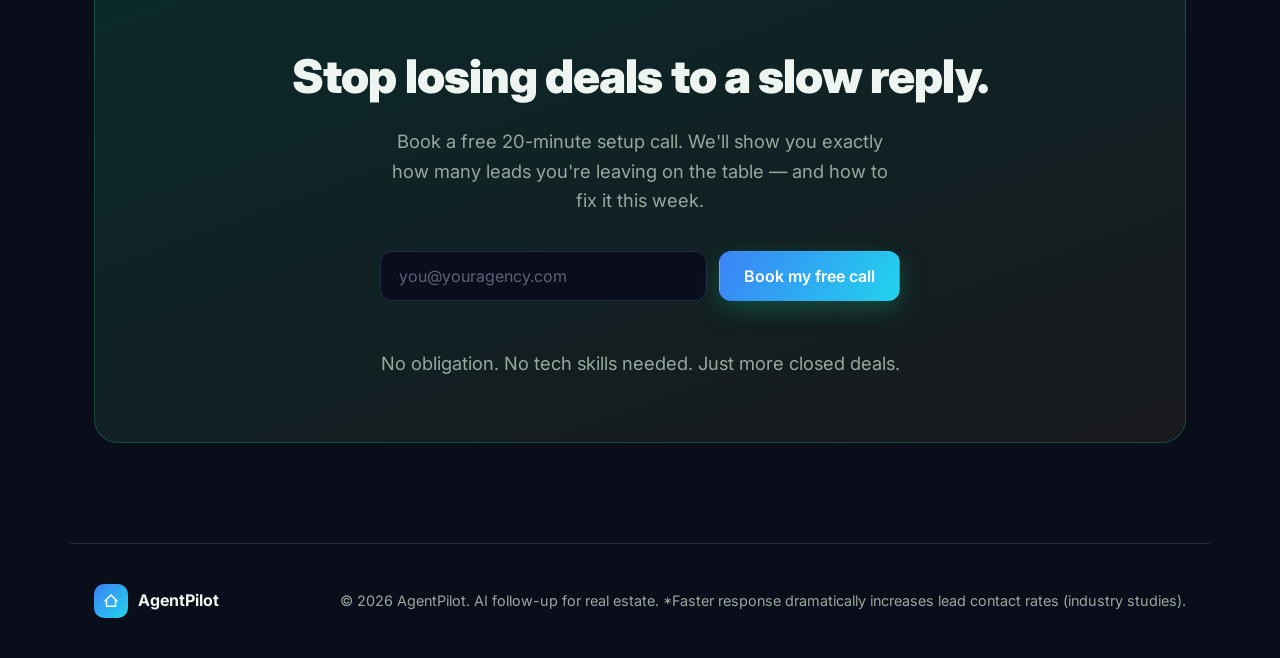
<file: realestate/index.html>
<!DOCTYPE html>
<html lang="en">
<head>
  <meta charset="UTF-8" />
  <meta name="viewport" content="width=device-width, initial-scale=1.0" />
  <title>AgentPilot — Never lose a real estate lead to a slow reply again</title>
  <meta name="description" content="AgentPilot is an AI assistant for real estate agents: it replies to every new lead in seconds, follows up until they book, schedules showings, and chases reviews — automatically. Book a free setup call." />

  <!-- Open Graph / social sharing -->
  <meta property="og:title" content="AgentPilot — AI follow-up for real estate agents" />
  <meta property="og:description" content="Reply to every lead in seconds, follow up automatically, and never let a deal go cold. Book a free setup call." />
  <meta property="og:type" content="website" />

  <meta name="theme-color" content="#0a0e1a" />
  <link rel="icon" href="data:image/svg+xml,%3Csvg xmlns='http://www.w3.org/2000/svg' viewBox='0 0 24 24'%3E%3Cdefs%3E%3ClinearGradient id='g' x1='0' y1='0' x2='1' y2='1'%3E%3Cstop offset='0' stop-color='%233b82f6'/%3E%3Cstop offset='1' stop-color='%2322d3ee'/%3E%3C/linearGradient%3E%3C/defs%3E%3Crect width='24' height='24' rx='6' fill='%230a0e1a'/%3E%3Cpath d='M5 12 L12 5 L19 12 M7 11 V18 H17 V11' fill='none' stroke='url(%23g)' stroke-width='2' stroke-linejoin='round' stroke-linecap='round'/%3E%3C/svg%3E" />

  <link rel="preconnect" href="https://fonts.googleapis.com" />
  <link rel="preconnect" href="https://fonts.gstatic.com" crossorigin />
  <link href="https://fonts.googleapis.com/css2?family=Inter:wght@400;500;600;700;800;900&display=swap" rel="stylesheet" />
  <link rel="stylesheet" href="../styles.css" />
  <!-- Niche re-theme: trustworthy proptech blue/cyan over the base template -->
  <style>
    :root {
      --bg: #0a0e1a;
      --bg-soft: #0f1422;
      --card: #141a2b;
      --border: #232c42;
      --brand: #3b82f6;
      --brand-2: #22d3ee;
      --accent: #7cc4ff;
    }
    .bg-glow { background: radial-gradient(circle, rgba(59,130,246,0.22) 0%, rgba(34,211,238,0.08) 40%, transparent 70%); }
  </style>
</head>
<body>
  <div class="bg-glow" aria-hidden="true"></div>

  <!-- Nav -->
  <header class="nav">
    <a href="#" class="brand">
      <span class="brand-mark" aria-hidden="true">
        <svg viewBox="0 0 24 24" width="22" height="22" fill="none" stroke="currentColor" stroke-width="2" stroke-linecap="round" stroke-linejoin="round">
          <path d="M4 12 L12 4 L20 12"></path>
          <path d="M6 11 V19 H18 V11"></path>
          <path d="M10 19 V14 H14 V19"></path>
        </svg>
      </span>
      AgentPilot
    </a>
    <nav class="nav-links">
      <a href="#problem">Why it matters</a>
      <a href="#how">How it works</a>
      <a href="#pricing">Pricing</a>
      <a href="#faq">FAQ</a>
      <a href="#waitlist" class="nav-cta">Book a setup call</a>
    </nav>
  </header>

  <main>
    <!-- Hero -->
    <section class="hero">
      <div class="hero-copy">
        <span class="pill">🏡 Built for real estate agents &amp; teams</span>
        <h1>Never lose a lead to a<br /><span class="grad">slow reply again.</span></h1>
        <p class="sub">
          AgentPilot is your AI assistant. It replies to every new lead in
          <strong>under 60 seconds</strong>, follows up until they book, schedules
          showings, and chases reviews — so you close more deals without living
          in your inbox.
        </p>
        <form id="hero-form" class="hero-form" novalidate>
          <input type="hidden" name="source" value="hero" />
          <input type="email" name="email" placeholder="you@youragency.com" autocomplete="email" required aria-label="Email address" />
          <button type="submit" class="btn btn-primary">Book a free setup call →</button>
        </form>
        <p class="hero-msg" id="hero-msg" role="status" aria-live="polite"></p>
        <div class="social-proof">
          <div class="avatars" aria-hidden="true">
            <span style="background:linear-gradient(135deg,#3b82f6,#22d3ee)"></span>
            <span style="background:linear-gradient(135deg,#f97316,#fb7185)"></span>
            <span style="background:linear-gradient(135deg,#22c55e,#06b6d4)"></span>
            <span style="background:linear-gradient(135deg,#a855f7,#ec4899)"></span>
          </div>
          <p>Set up <strong>done-for-you</strong> in 3 days — no tech skills needed</p>
        </div>
      </div>

      <!-- Product mockup -->
      <div class="hero-visual" aria-hidden="true">
        <div class="mock">
          <div class="mock-bar">
            <span class="dot r"></span><span class="dot y"></span><span class="dot g"></span>
            <span class="mock-title">AgentPilot · Live</span>
          </div>
          <div class="mock-body">
            <div class="mock-row active">
              <span class="mock-ico" style="background:rgba(59,130,246,.15)">⚡</span>
              <div class="mock-text"><strong>New Zillow lead → replied in 14s</strong><span>“Hi Sarah, is the condo still available?”</span></div>
              <span class="mock-status run"><i></i>Sent</span>
            </div>
            <div class="mock-row">
              <span class="mock-ico" style="background:rgba(34,211,238,.15)">📅</span>
              <div class="mock-text"><strong>Booked a showing</strong><span>Sat 2:00pm · added to your calendar</span></div>
              <span class="mock-status done">Done</span>
            </div>
            <div class="mock-row">
              <span class="mock-ico" style="background:rgba(124,196,255,.15)">🔁</span>
              <div class="mock-text"><strong>Day-3 follow-up sent</strong><span>to 7 leads who went quiet</span></div>
              <span class="mock-status done">Done</span>
            </div>
            <div class="mock-row">
              <span class="mock-ico" style="background:rgba(34,197,94,.15)">⭐</span>
              <div class="mock-text"><strong>Review request sent</strong><span>to closed buyer · the Martins</span></div>
              <span class="mock-status done">Done</span>
            </div>
          </div>
          <div class="mock-foot">
            <span class="live-dot"></span> 12 leads handled today · avg reply 22s
          </div>
        </div>
      </div>
    </section>

    <!-- Stats -->
    <section class="stats">
      <div class="stat"><strong>&lt;60s</strong><span>reply to every new lead</span></div>
      <div class="stat"><strong>24/7</strong><span>nights, weekends, open houses</span></div>
      <div class="stat"><strong>5–8x</strong><span>more likely to connect when you reply fast*</span></div>
      <div class="stat"><strong>3 days</strong><span>done-for-you setup</span></div>
    </section>

    <!-- The problem -->
    <section id="problem" class="usecases">
      <div class="section-head">
        <h2>The leads are already coming in. They're going cold.</h2>
        <p>The average agent takes hours to respond — and most online leads buy from whoever answers first. AgentPilot answers first, every time.</p>
      </div>
      <div class="grid">
        <article class="card">
          <div class="card-icon">⚡</div>
          <h3>Instant lead response</h3>
          <p>Every inquiry from Zillow, your site, Facebook, or a portal gets a personal reply in seconds — day or night.</p>
          <span class="card-outcome">↳ Beat every other agent to the lead</span>
        </article>
        <article class="card">
          <div class="card-icon">🔁</div>
          <h3>Follow-up that never quits</h3>
          <p>Most deals are won on the 5th–8th touch. AgentPilot keeps following up with the right message until they reply or book.</p>
          <span class="card-outcome">↳ No lead forgotten</span>
        </article>
        <article class="card">
          <div class="card-icon">📅</div>
          <h3>Showings booked for you</h3>
          <p>It qualifies the lead, offers your real availability, and drops the appointment straight onto your calendar.</p>
          <span class="card-outcome">↳ Wake up to a full calendar</span>
        </article>
        <article class="card">
          <div class="card-icon">🗂️</div>
          <h3>Your CRM, always updated</h3>
          <p>Every conversation, status, and note synced automatically — no more end-of-day data entry.</p>
          <span class="card-outcome">↳ Hours back each week</span>
        </article>
        <article class="card">
          <div class="card-icon">⭐</div>
          <h3>More 5-star reviews</h3>
          <p>After each close, it asks happy clients for a review at the perfect moment — the engine of referrals.</p>
          <span class="card-outcome">↳ Grow your reputation on autopilot</span>
        </article>
        <article class="card">
          <div class="card-icon">🛟</div>
          <h3>You stay in control</h3>
          <p>Set the tone, approve what matters, and jump into any conversation. It hands off to you the moment it should.</p>
          <span class="card-outcome">↳ AI speed, your judgment</span>
        </article>
      </div>
    </section>

    <!-- How it works -->
    <section id="how" class="how">
      <div class="section-head">
        <h2>Live in 3 days. Done for you.</h2>
        <p>No software to learn. We set it up around how you already work.</p>
      </div>
      <div class="steps">
        <div class="step">
          <span class="step-num">1</span>
          <h3>Quick setup call</h3>
          <p>We connect your lead sources, calendar, and CRM, and learn your voice. 30 minutes, that's it.</p>
        </div>
        <div class="step">
          <span class="step-num">2</span>
          <h3>We build your assistant</h3>
          <p>We write your follow-up sequences and responses, and you approve them. Tweaks are free.</p>
        </div>
        <div class="step">
          <span class="step-num">3</span>
          <h3>It goes to work</h3>
          <p>Every lead answered, every follow-up sent, every showing booked — while you're out selling.</p>
        </div>
      </div>
    </section>

    <!-- Compare -->
    <section class="compare">
      <div class="section-head">
        <h2>Two agents, same lead</h2>
        <p>The difference isn't talent. It's response time.</p>
      </div>
      <div class="compare-grid">
        <div class="compare-col old">
          <h3>Without AgentPilot</h3>
          <ul>
            <li>Lead waits hours for a reply — and books with someone else</li>
            <li>Follow-ups stop after one or two tries</li>
            <li>Evenings and weekends = missed inquiries</li>
            <li>Showings lost to phone tag</li>
            <li>Reviews never asked for</li>
          </ul>
        </div>
        <div class="compare-col new">
          <h3>With AgentPilot</h3>
          <ul>
            <li>Replied in seconds — you're the first agent they hear from</li>
            <li>Followed up until they book or say no</li>
            <li>Captures leads 24/7, even mid-showing</li>
            <li>Calendar fills itself</li>
            <li>Reviews and referrals roll in automatically</li>
          </ul>
        </div>
      </div>
    </section>

    <!-- Pricing -->
    <section id="pricing" class="pricing">
      <div class="section-head">
        <h2>Pricing</h2>
        <p>One closed deal pays for it many times over. Setup included.</p>
      </div>
      <div class="price-grid">
        <article class="price-card">
          <h3>Solo Agent</h3>
          <p class="price-desc">For the individual agent who refuses to lose a lead.</p>
          <div class="price"><span class="amt">€499</span><span class="per">setup</span></div>
          <ul>
            <li>Instant lead response + follow-up</li>
            <li>Calendar booking</li>
            <li>1 lead source connected</li>
            <li>€149/mo after setup</li>
          </ul>
          <a href="#waitlist" class="btn btn-ghost">Book a call</a>
        </article>
        <article class="price-card featured">
          <span class="price-badge">Most popular</span>
          <h3>Producer</h3>
          <p class="price-desc">For busy agents who want the whole pipeline handled.</p>
          <div class="price"><span class="amt">€1,500</span><span class="per">setup</span></div>
          <ul>
            <li>Everything in Solo Agent</li>
            <li>All lead sources + CRM sync</li>
            <li>Custom follow-up sequences</li>
            <li>Review &amp; referral automation</li>
            <li>€299/mo after setup</li>
          </ul>
          <a href="#waitlist" class="btn btn-primary">Book a setup call</a>
        </article>
        <article class="price-card">
          <h3>Team / Brokerage</h3>
          <p class="price-desc">For teams routing leads across multiple agents.</p>
          <div class="price"><span class="amt">Custom</span></div>
          <ul>
            <li>Smart lead routing across agents</li>
            <li>Shared dashboard &amp; reporting</li>
            <li>Onboarding for the whole team</li>
            <li>Priority support</li>
          </ul>
          <a href="#waitlist" class="btn btn-ghost">Talk to us</a>
        </article>
      </div>
      <p class="price-note">💙 Founding clients lock in <strong>setup at half price</strong>. Limited spots this quarter.</p>
    </section>

    <!-- FAQ -->
    <section id="faq" class="faq">
      <div class="section-head">
        <h2>Questions, answered</h2>
        <p>Everything you might be wondering before you book.</p>
      </div>
      <div class="faq-list">
        <details>
          <summary>Do I have to learn new software?</summary>
          <p>No. It works with the tools you already use — your email, calendar, and CRM. We set everything up for you and you keep working the way you do now.</p>
        </details>
        <details>
          <summary>Will leads know it's AI?</summary>
          <p>Messages go out in your voice and tone, and AgentPilot hands the conversation to you the moment a human touch is needed. You approve how it sounds before it goes live.</p>
        </details>
        <details>
          <summary>Which lead sources does it work with?</summary>
          <p>Zillow, Realtor.com, Facebook/Instagram lead forms, your website, and most portals and CRMs. On the setup call we connect whatever you use.</p>
        </details>
        <details>
          <summary>What does it cost — really?</summary>
          <p>A one-time setup plus a flat monthly fee (see pricing above). Most agents make it back with a single extra closed deal.</p>
        </details>
        <details>
          <summary>How fast can I be live?</summary>
          <p>Three business days from the setup call in most cases. Book a call and we'll give you an exact timeline.</p>
        </details>
      </div>
    </section>

    <!-- Final CTA -->
    <section id="waitlist" class="waitlist">
      <div class="waitlist-inner">
        <h2>Stop losing deals to a slow reply.</h2>
        <p>Book a free 20-minute setup call. We'll show you exactly how many leads you're leaving on the table — and how to fix it this week.</p>
        <form id="waitlist-form" novalidate>
          <input type="hidden" name="source" value="final-cta" />
          <div class="form-row">
            <input type="email" id="email" name="email" placeholder="you@youragency.com" autocomplete="email" required aria-label="Email address" />
            <button type="submit" class="btn btn-primary">Book my free call</button>
          </div>
          <p class="form-msg" id="form-msg" role="status" aria-live="polite"></p>
        </form>
        <p class="waitlist-fine">No obligation. No tech skills needed. Just more closed deals.</p>
      </div>
    </section>
  </main>

  <footer class="footer">
    <div class="footer-brand">
      <span class="brand-mark" aria-hidden="true">
        <svg viewBox="0 0 24 24" width="18" height="18" fill="none" stroke="currentColor" stroke-width="2" stroke-linecap="round" stroke-linejoin="round">
          <path d="M4 12 L12 4 L20 12"></path>
          <path d="M6 11 V19 H18 V11"></path>
        </svg>
      </span>
      AgentPilot
    </div>
    <p>&copy; <span id="year"></span> AgentPilot. AI follow-up for real estate. *Faster response dramatically increases lead contact rates (industry studies).</p>
  </footer>

  <script src="../script.js"></script>
</body>
</html>
</file>
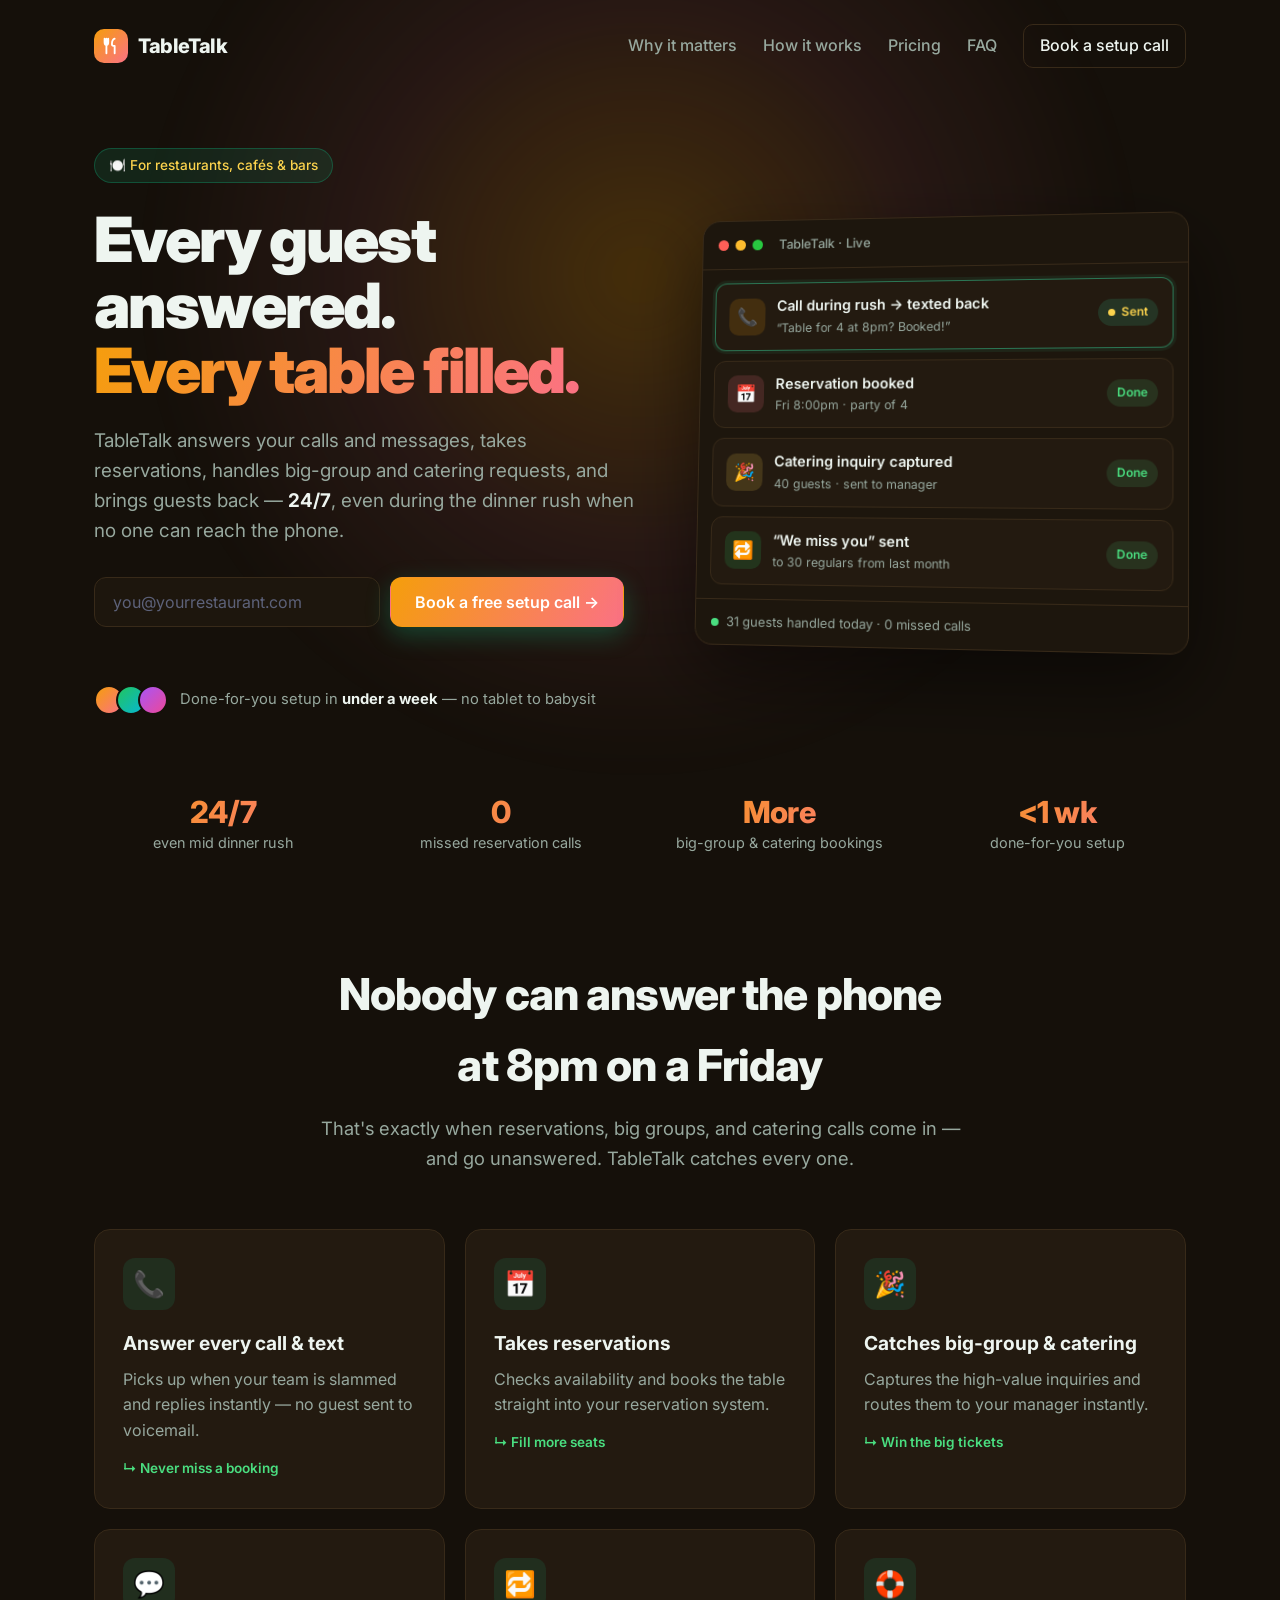
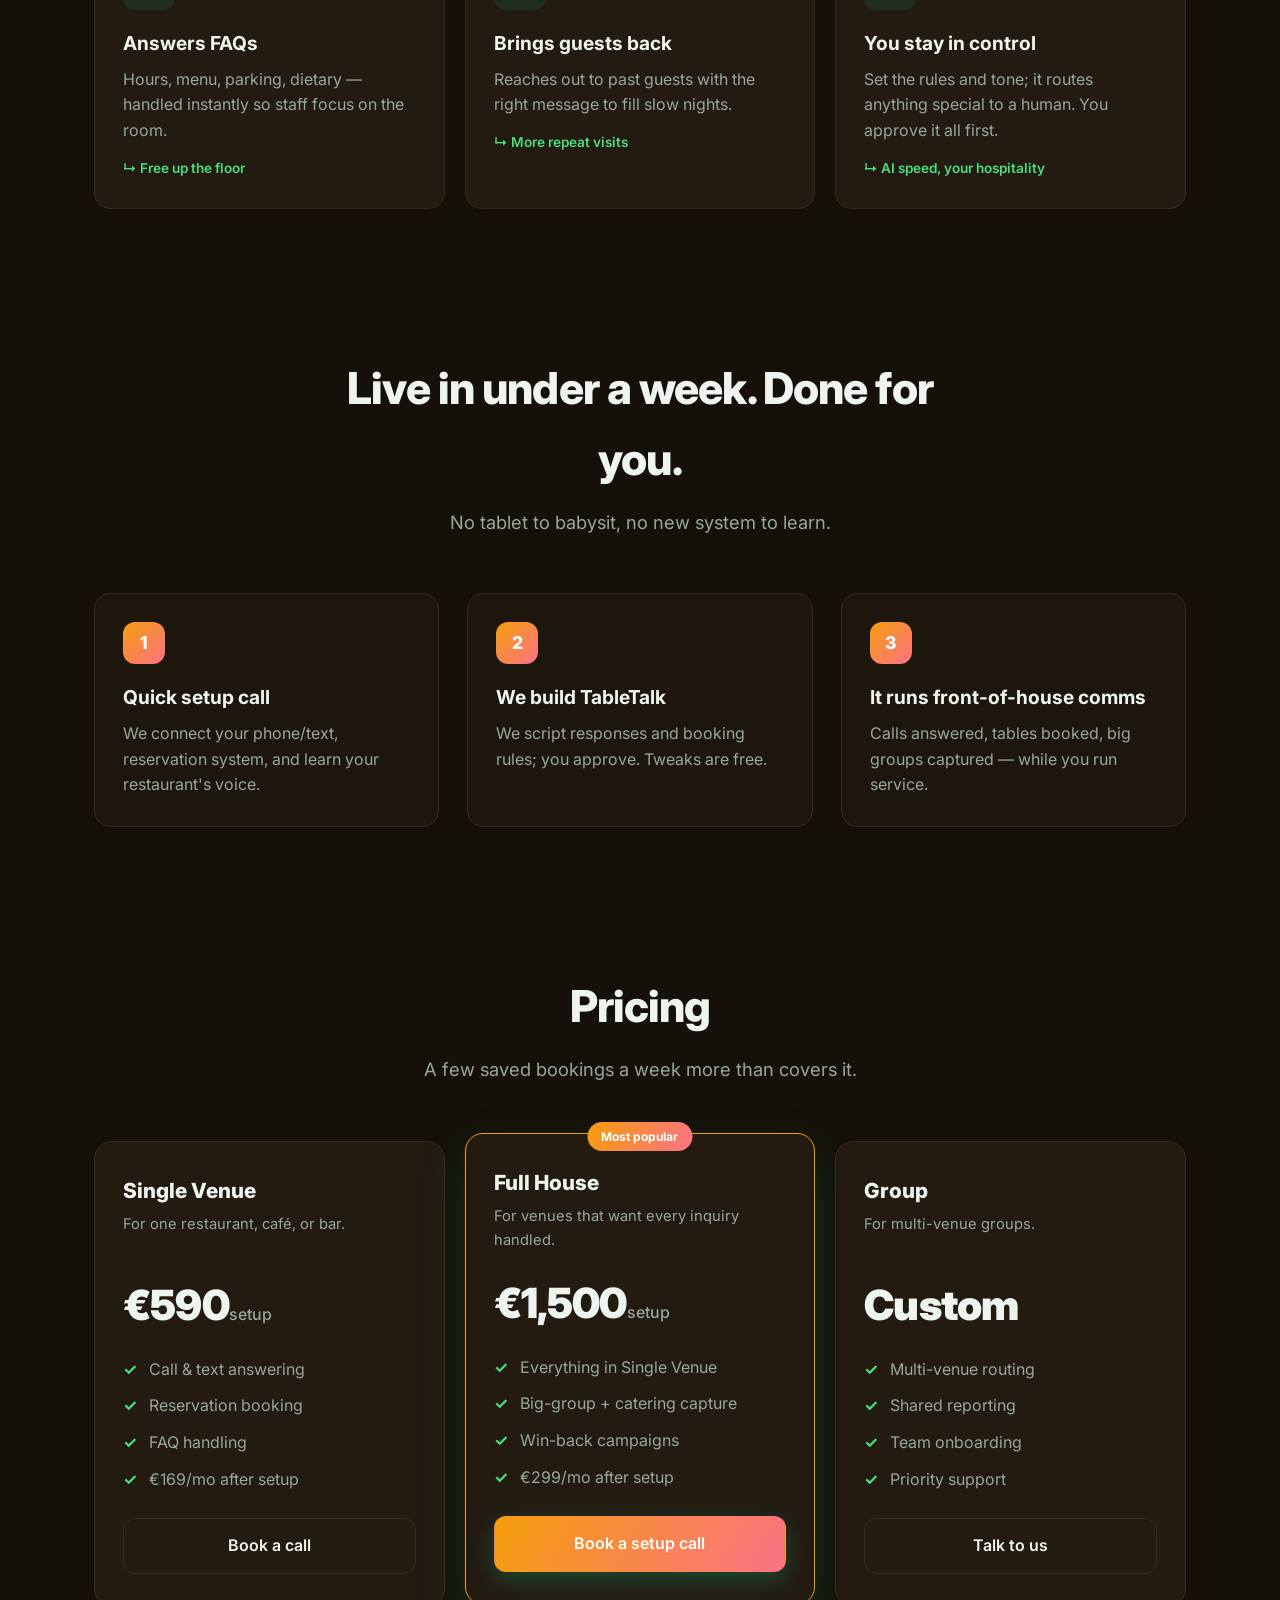
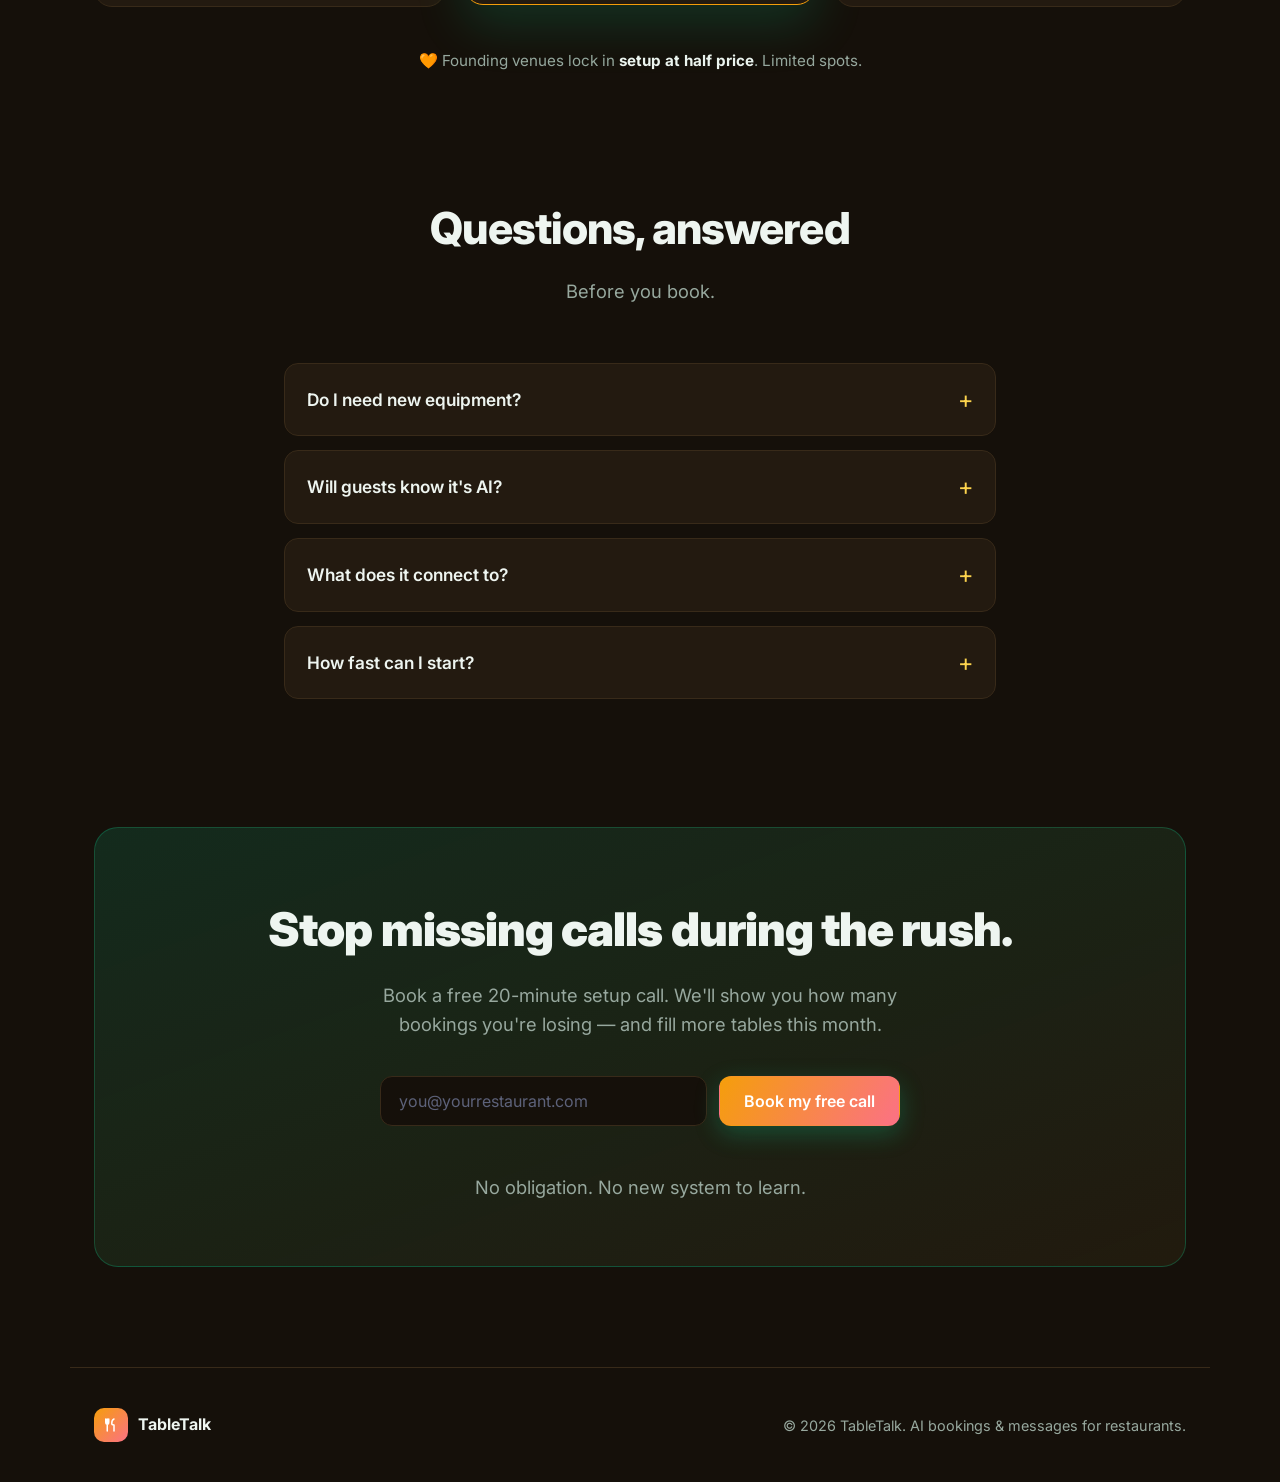
<file: restaurant/index.html>
<!DOCTYPE html>
<html lang="en">
<head>
  <meta charset="UTF-8" />
  <meta name="viewport" content="width=device-width, initial-scale=1.0" />
  <title>TableTalk — AI bookings & messages for restaurants</title>
  <meta name="description" content="TableTalk answers calls and messages, takes reservations, handles big-group and catering inquiries, and brings guests back — 24/7. Fill more tables. Book a free setup call." />
  <meta property="og:title" content="TableTalk — AI front-of-house for restaurants" />
  <meta property="og:description" content="Answer every guest, take reservations, and fill tables automatically — 24/7." />
  <meta property="og:type" content="website" />
  <meta name="theme-color" content="#15100a" />
  <link rel="icon" href="data:image/svg+xml,%3Csvg xmlns='http://www.w3.org/2000/svg' viewBox='0 0 24 24'%3E%3Crect width='24' height='24' rx='6' fill='%2315100a'/%3E%3Cpath d='M8 5 V12 M8 12 C6 12 6 9 6 7 M8 12 C10 12 10 9 10 7 M16 5 C14 5 14 9 16 10 V19' stroke='%23f59e0b' stroke-width='1.8' stroke-linecap='round' stroke-linejoin='round' fill='none'/%3E%3C/svg%3E" />
  <link rel="preconnect" href="https://fonts.googleapis.com" />
  <link rel="preconnect" href="https://fonts.gstatic.com" crossorigin />
  <link href="https://fonts.googleapis.com/css2?family=Inter:wght@400;500;600;700;800;900&display=swap" rel="stylesheet" />
  <link rel="stylesheet" href="../styles.css" />
  <style>
    :root { --bg:#15100a; --bg-soft:#1d160d; --card:#231a10; --border:#382a19; --brand:#f59e0b; --brand-2:#fb7185; --accent:#fcd34d; }
    .bg-glow { background: radial-gradient(circle, rgba(245,158,11,0.22) 0%, rgba(251,113,133,0.08) 40%, transparent 70%); }
  </style>
</head>
<body>
  <div class="bg-glow" aria-hidden="true"></div>
  <header class="nav">
    <a href="#" class="brand">
      <span class="brand-mark" aria-hidden="true">
        <svg viewBox="0 0 24 24" width="22" height="22" fill="none" stroke="currentColor" stroke-width="2" stroke-linecap="round" stroke-linejoin="round"><path d="M7 4 V11 M5 4 V8 Q5 11 7 11 M9 4 V8 Q9 11 7 11 M7 11 V20 M16 4 Q13 5 13 10 Q13 12 16 12 V20"></path></svg>
      </span>
      TableTalk
    </a>
    <nav class="nav-links">
      <a href="#problem">Why it matters</a>
      <a href="#how">How it works</a>
      <a href="#pricing">Pricing</a>
      <a href="#faq">FAQ</a>
      <a href="#waitlist" class="nav-cta">Book a setup call</a>
    </nav>
  </header>
  <main>
    <section class="hero">
      <div class="hero-copy">
        <span class="pill">🍽️ For restaurants, cafés &amp; bars</span>
        <h1>Every guest answered.<br /><span class="grad">Every table filled.</span></h1>
        <p class="sub">TableTalk answers your calls and messages, takes reservations, handles big-group and catering requests, and brings guests back — <strong>24/7</strong>, even during the dinner rush when no one can reach the phone.</p>
        <form id="hero-form" class="hero-form" novalidate>
          <input type="hidden" name="source" value="hero" />
          <input type="email" name="email" placeholder="you@yourrestaurant.com" autocomplete="email" required aria-label="Email address" />
          <button type="submit" class="btn btn-primary">Book a free setup call →</button>
        </form>
        <p class="hero-msg" id="hero-msg" role="status" aria-live="polite"></p>
        <div class="social-proof">
          <div class="avatars" aria-hidden="true">
            <span style="background:linear-gradient(135deg,#f59e0b,#fb7185)"></span>
            <span style="background:linear-gradient(135deg,#22c55e,#06b6d4)"></span>
            <span style="background:linear-gradient(135deg,#a855f7,#ec4899)"></span>
          </div>
          <p>Done-for-you setup in <strong>under a week</strong> — no tablet to babysit</p>
        </div>
      </div>
      <div class="hero-visual" aria-hidden="true">
        <div class="mock">
          <div class="mock-bar"><span class="dot r"></span><span class="dot y"></span><span class="dot g"></span><span class="mock-title">TableTalk · Live</span></div>
          <div class="mock-body">
            <div class="mock-row active"><span class="mock-ico" style="background:rgba(245,158,11,.15)">📞</span><div class="mock-text"><strong>Call during rush → texted back</strong><span>“Table for 4 at 8pm? Booked!”</span></div><span class="mock-status run"><i></i>Sent</span></div>
            <div class="mock-row"><span class="mock-ico" style="background:rgba(251,113,133,.15)">📅</span><div class="mock-text"><strong>Reservation booked</strong><span>Fri 8:00pm · party of 4</span></div><span class="mock-status done">Done</span></div>
            <div class="mock-row"><span class="mock-ico" style="background:rgba(252,211,77,.15)">🎉</span><div class="mock-text"><strong>Catering inquiry captured</strong><span>40 guests · sent to manager</span></div><span class="mock-status done">Done</span></div>
            <div class="mock-row"><span class="mock-ico" style="background:rgba(34,197,94,.15)">🔁</span><div class="mock-text"><strong>“We miss you” sent</strong><span>to 30 regulars from last month</span></div><span class="mock-status done">Done</span></div>
          </div>
          <div class="mock-foot"><span class="live-dot"></span> 31 guests handled today · 0 missed calls</div>
        </div>
      </div>
    </section>
    <section class="stats">
      <div class="stat"><strong>24/7</strong><span>even mid dinner rush</span></div>
      <div class="stat"><strong>0</strong><span>missed reservation calls</span></div>
      <div class="stat"><strong>More</strong><span>big-group &amp; catering bookings</span></div>
      <div class="stat"><strong>&lt;1 wk</strong><span>done-for-you setup</span></div>
    </section>
    <section id="problem" class="usecases">
      <div class="section-head"><h2>Nobody can answer the phone at 8pm on a Friday</h2><p>That's exactly when reservations, big groups, and catering calls come in — and go unanswered. TableTalk catches every one.</p></div>
      <div class="grid">
        <article class="card"><div class="card-icon">📞</div><h3>Answer every call &amp; text</h3><p>Picks up when your team is slammed and replies instantly — no guest sent to voicemail.</p><span class="card-outcome">↳ Never miss a booking</span></article>
        <article class="card"><div class="card-icon">📅</div><h3>Takes reservations</h3><p>Checks availability and books the table straight into your reservation system.</p><span class="card-outcome">↳ Fill more seats</span></article>
        <article class="card"><div class="card-icon">🎉</div><h3>Catches big-group &amp; catering</h3><p>Captures the high-value inquiries and routes them to your manager instantly.</p><span class="card-outcome">↳ Win the big tickets</span></article>
        <article class="card"><div class="card-icon">💬</div><h3>Answers FAQs</h3><p>Hours, menu, parking, dietary — handled instantly so staff focus on the room.</p><span class="card-outcome">↳ Free up the floor</span></article>
        <article class="card"><div class="card-icon">🔁</div><h3>Brings guests back</h3><p>Reaches out to past guests with the right message to fill slow nights.</p><span class="card-outcome">↳ More repeat visits</span></article>
        <article class="card"><div class="card-icon">🛟</div><h3>You stay in control</h3><p>Set the rules and tone; it routes anything special to a human. You approve it all first.</p><span class="card-outcome">↳ AI speed, your hospitality</span></article>
      </div>
    </section>
    <section id="how" class="how">
      <div class="section-head"><h2>Live in under a week. Done for you.</h2><p>No tablet to babysit, no new system to learn.</p></div>
      <div class="steps">
        <div class="step"><span class="step-num">1</span><h3>Quick setup call</h3><p>We connect your phone/text, reservation system, and learn your restaurant's voice.</p></div>
        <div class="step"><span class="step-num">2</span><h3>We build TableTalk</h3><p>We script responses and booking rules; you approve. Tweaks are free.</p></div>
        <div class="step"><span class="step-num">3</span><h3>It runs front-of-house comms</h3><p>Calls answered, tables booked, big groups captured — while you run service.</p></div>
      </div>
    </section>
    <section id="pricing" class="pricing">
      <div class="section-head"><h2>Pricing</h2><p>A few saved bookings a week more than covers it.</p></div>
      <div class="price-grid">
        <article class="price-card"><h3>Single Venue</h3><p class="price-desc">For one restaurant, café, or bar.</p><div class="price"><span class="amt">€590</span><span class="per">setup</span></div><ul><li>Call &amp; text answering</li><li>Reservation booking</li><li>FAQ handling</li><li>€169/mo after setup</li></ul><a href="#waitlist" class="btn btn-ghost">Book a call</a></article>
        <article class="price-card featured"><span class="price-badge">Most popular</span><h3>Full House</h3><p class="price-desc">For venues that want every inquiry handled.</p><div class="price"><span class="amt">€1,500</span><span class="per">setup</span></div><ul><li>Everything in Single Venue</li><li>Big-group + catering capture</li><li>Win-back campaigns</li><li>€299/mo after setup</li></ul><a href="#waitlist" class="btn btn-primary">Book a setup call</a></article>
        <article class="price-card"><h3>Group</h3><p class="price-desc">For multi-venue groups.</p><div class="price"><span class="amt">Custom</span></div><ul><li>Multi-venue routing</li><li>Shared reporting</li><li>Team onboarding</li><li>Priority support</li></ul><a href="#waitlist" class="btn btn-ghost">Talk to us</a></article>
      </div>
      <p class="price-note">🧡 Founding venues lock in <strong>setup at half price</strong>. Limited spots.</p>
    </section>
    <section id="faq" class="faq">
      <div class="section-head"><h2>Questions, answered</h2><p>Before you book.</p></div>
      <div class="faq-list">
        <details><summary>Do I need new equipment?</summary><p>No. It works with your existing phone/text line and reservation system. We set it all up for you.</p></details>
        <details><summary>Will guests know it's AI?</summary><p>It speaks in your restaurant's voice and routes special requests to a human. You approve the tone first.</p></details>
        <details><summary>What does it connect to?</summary><p>Your phone/text, and most reservation and POS-linked booking systems. We connect what you use.</p></details>
        <details><summary>How fast can I start?</summary><p>Usually under a week from the setup call.</p></details>
      </div>
    </section>
    <section id="waitlist" class="waitlist">
      <div class="waitlist-inner">
        <h2>Stop missing calls during the rush.</h2>
        <p>Book a free 20-minute setup call. We'll show you how many bookings you're losing — and fill more tables this month.</p>
        <form id="waitlist-form" novalidate>
          <input type="hidden" name="source" value="final-cta" />
          <div class="form-row"><input type="email" id="email" name="email" placeholder="you@yourrestaurant.com" autocomplete="email" required aria-label="Email address" /><button type="submit" class="btn btn-primary">Book my free call</button></div>
          <p class="form-msg" id="form-msg" role="status" aria-live="polite"></p>
        </form>
        <p class="waitlist-fine">No obligation. No new system to learn.</p>
      </div>
    </section>
  </main>
  <footer class="footer">
    <div class="footer-brand"><span class="brand-mark" aria-hidden="true"><svg viewBox="0 0 24 24" width="18" height="18" fill="none" stroke="currentColor" stroke-width="2" stroke-linecap="round" stroke-linejoin="round"><path d="M7 4 V11 M5 4 V8 Q5 11 7 11 M9 4 V8 Q9 11 7 11 M7 11 V20 M16 4 Q13 5 13 10 Q13 12 16 12 V20"></path></svg></span> TableTalk</div>
    <p>&copy; <span id="year"></span> TableTalk. AI bookings &amp; messages for restaurants.</p>
  </footer>
  <script src="../script.js"></script>
</body>
</html>
</file>
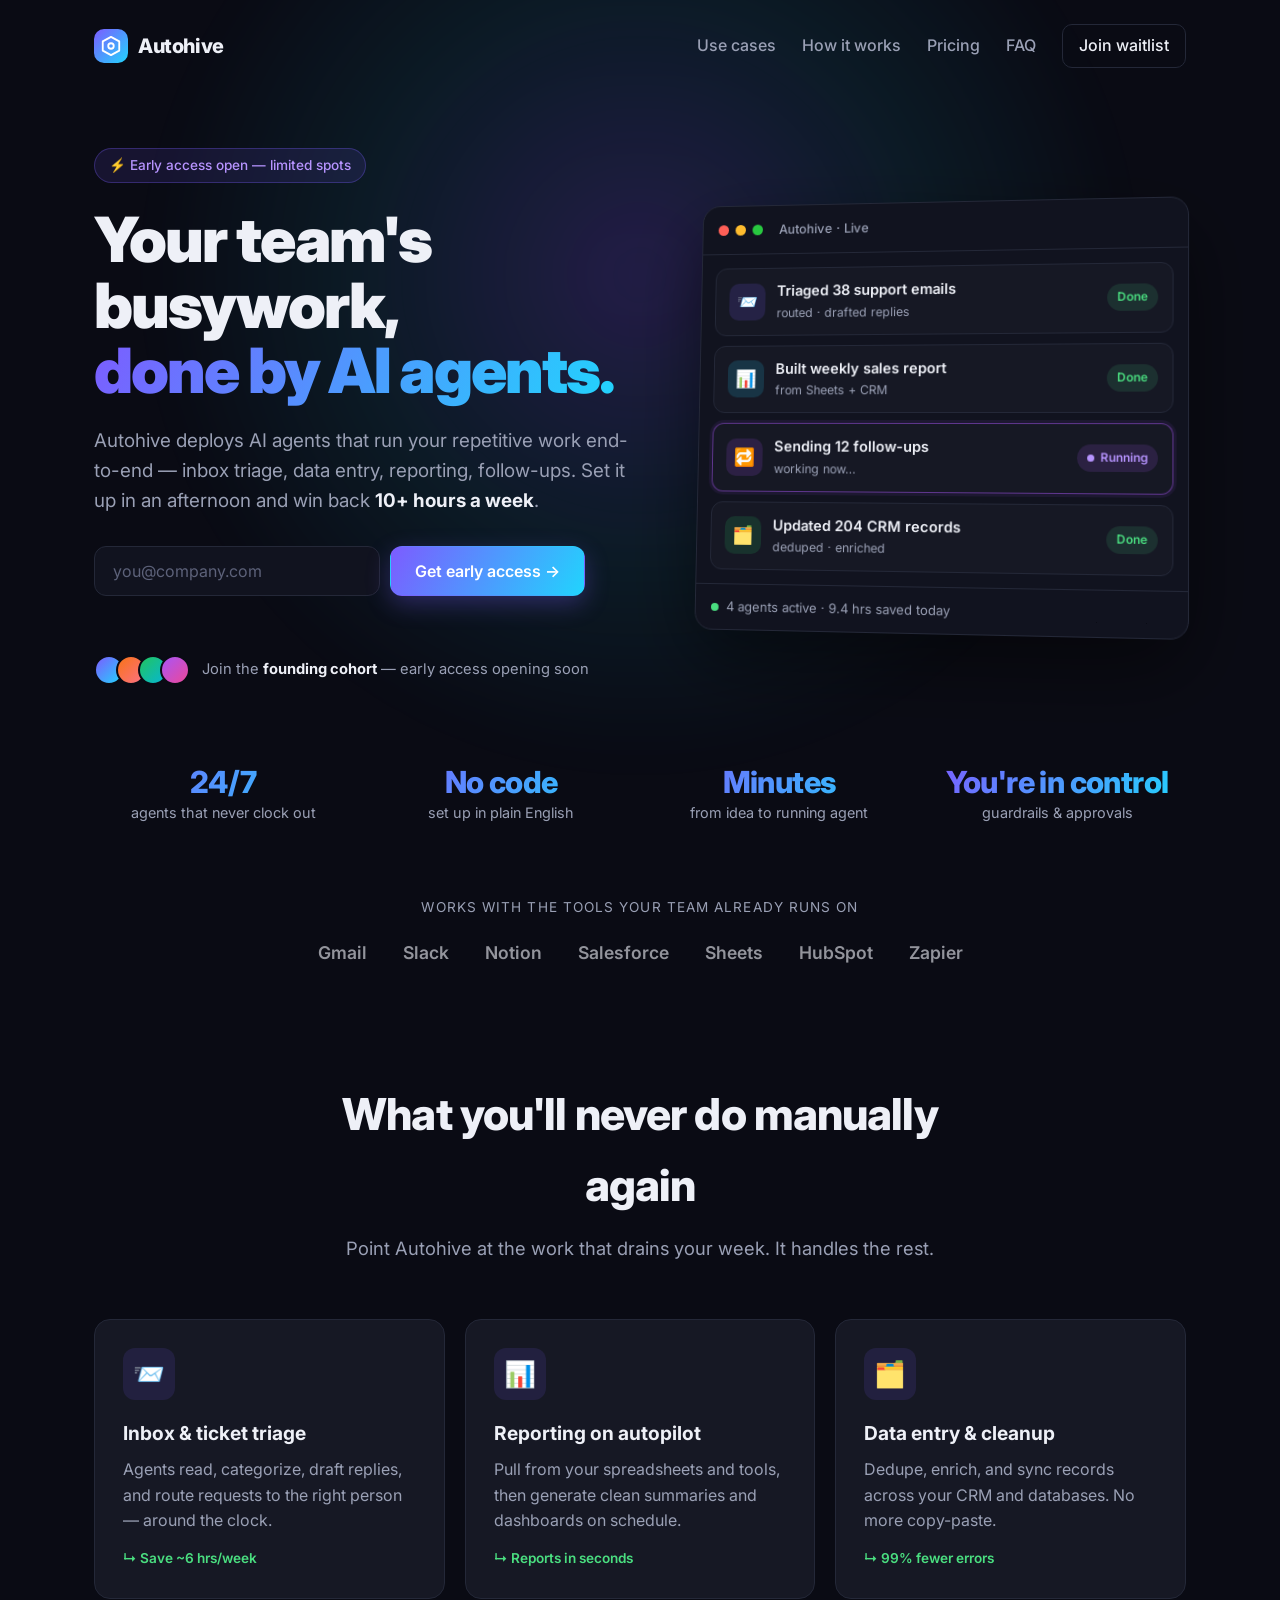
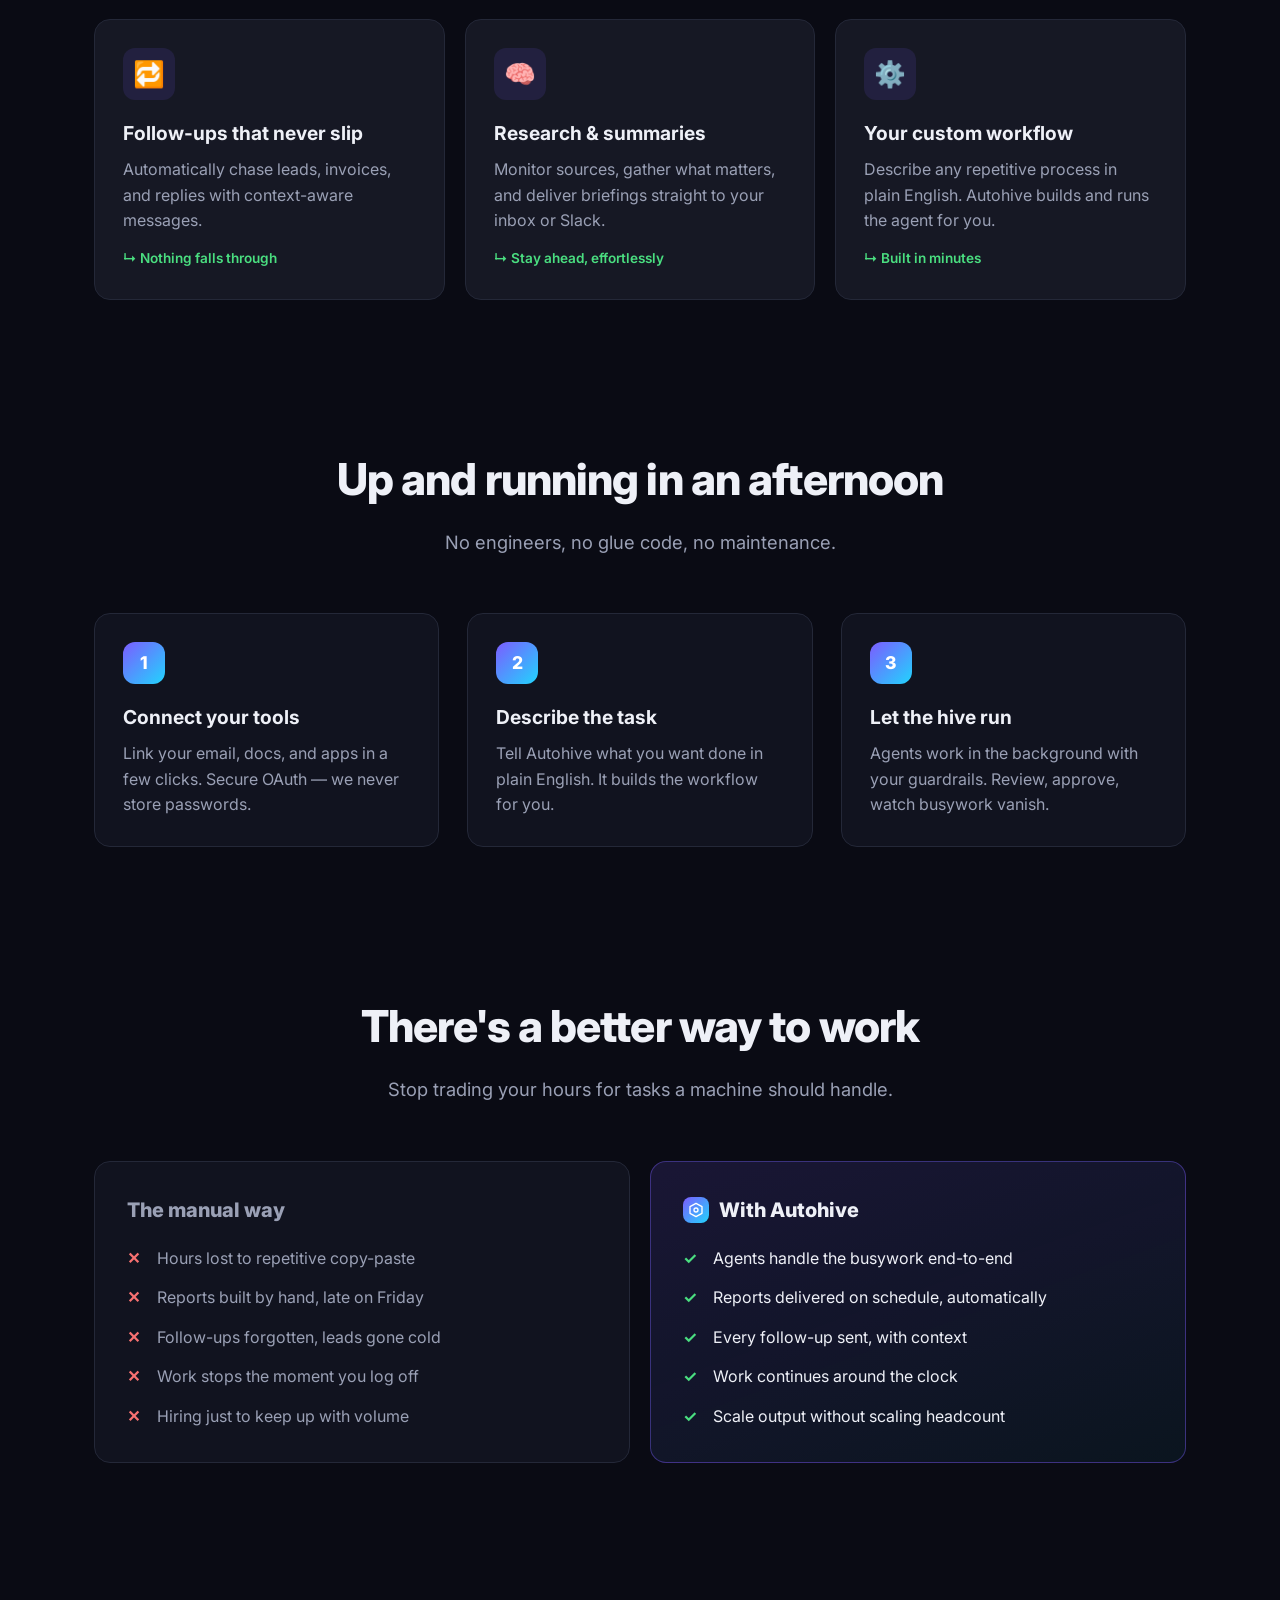
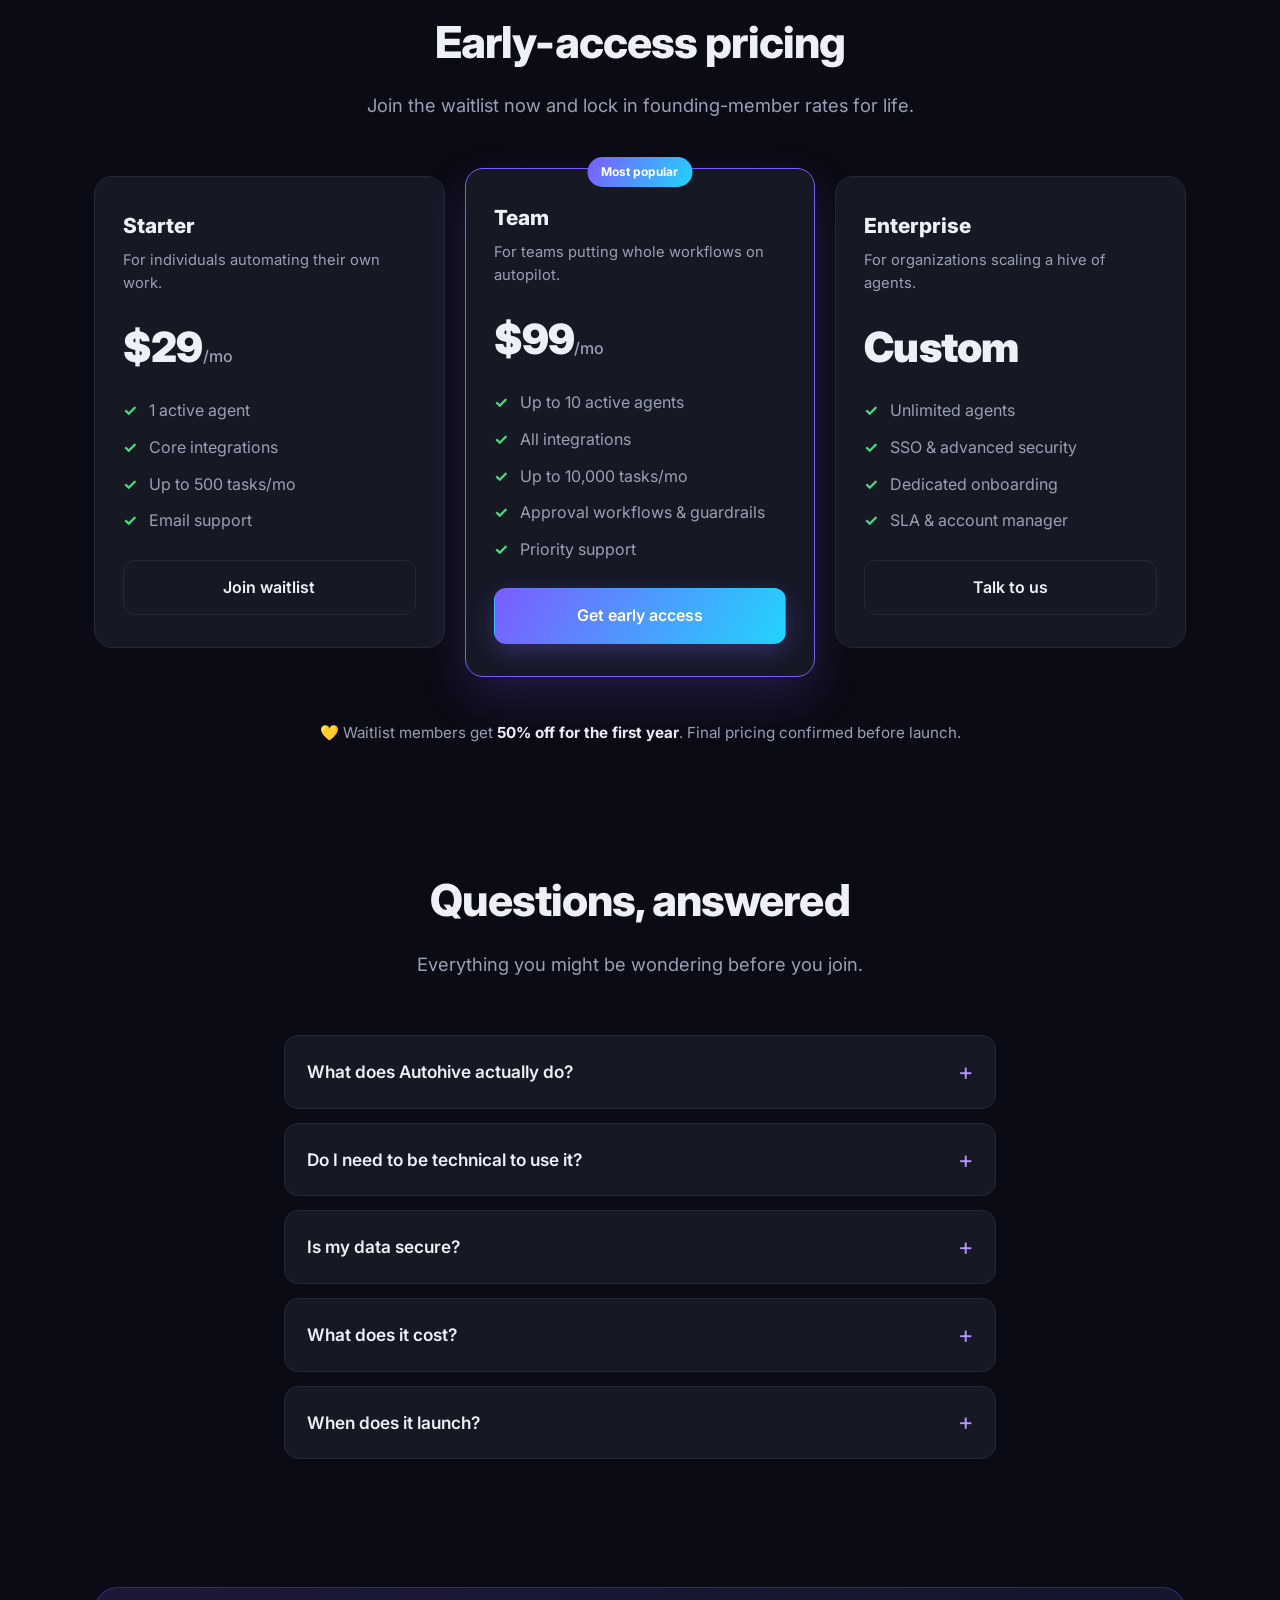
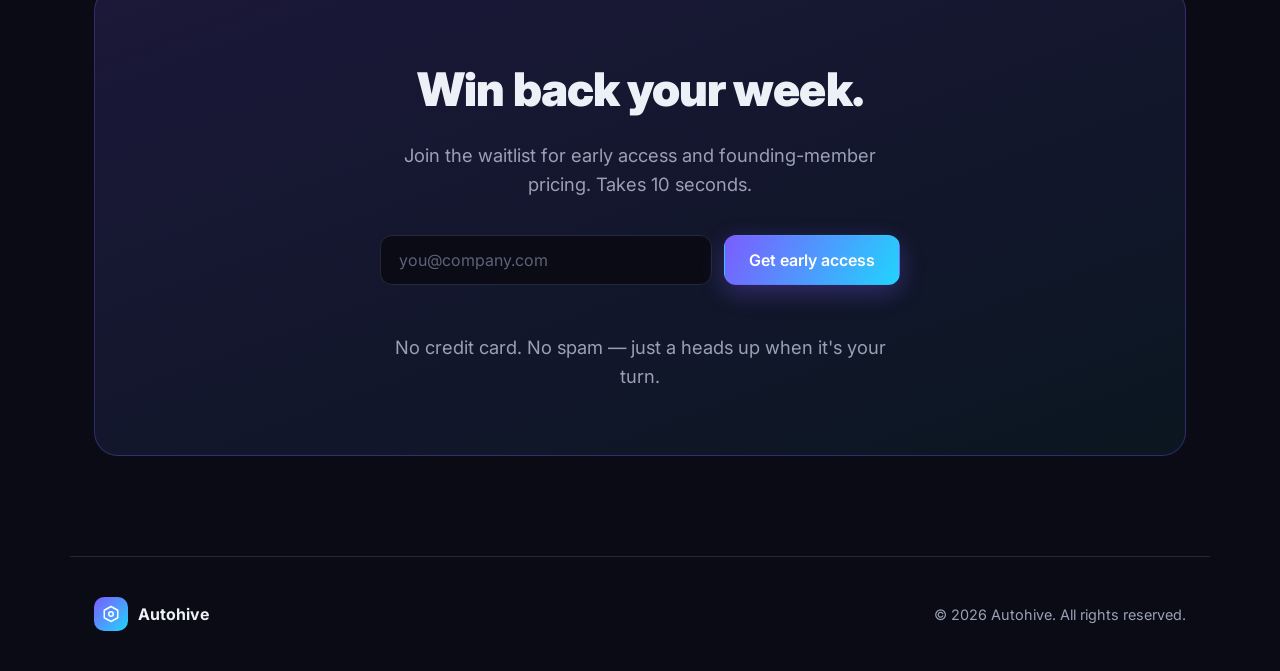
<file: autohive.html>
<!DOCTYPE html>
<html lang="en">
<head>
  <meta charset="UTF-8" />
  <meta name="viewport" content="width=device-width, initial-scale=1.0" />
  <title>Autohive — AI agents that automate your busywork</title>
  <meta name="description" content="Autohive deploys AI agents that run your repetitive work end-to-end — inbox triage, data entry, reporting, follow-ups. Save 10+ hours a week. Join the waitlist for early-access pricing." />

  <!-- Open Graph / social sharing -->
  <meta property="og:title" content="Autohive — Put your busywork on autopilot" />
  <meta property="og:description" content="AI agents that run your repetitive work end-to-end. Save 10+ hours a week. Join the waitlist." />
  <meta property="og:type" content="website" />

  <meta name="theme-color" content="#0a0b14" />
  <link rel="icon" href="data:image/svg+xml,%3Csvg xmlns='http://www.w3.org/2000/svg' viewBox='0 0 24 24'%3E%3Cdefs%3E%3ClinearGradient id='g' x1='0' y1='0' x2='1' y2='1'%3E%3Cstop offset='0' stop-color='%237c5cff'/%3E%3Cstop offset='1' stop-color='%2321d4fd'/%3E%3C/linearGradient%3E%3C/defs%3E%3Crect width='24' height='24' rx='6' fill='%230a0b14'/%3E%3Cg fill='none' stroke='url(%23g)' stroke-width='2' stroke-linejoin='round'%3E%3Cpolygon points='12 3 19 7 19 17 12 21 5 17 5 7 12 3'/%3E%3Ccircle cx='12' cy='12' r='2.5'/%3E%3C/g%3E%3C/svg%3E" />

  <link rel="preconnect" href="https://fonts.googleapis.com" />
  <link rel="preconnect" href="https://fonts.gstatic.com" crossorigin />
  <link href="https://fonts.googleapis.com/css2?family=Inter:wght@400;500;600;700;800;900&display=swap" rel="stylesheet" />
  <style>
:root {
  --bg: #0a0b14;
  --bg-soft: #11131f;
  --card: #161824;
  --border: #242838;
  --text: #eef0f7;
  --muted: #9aa0b5;
  --brand: #7c5cff;
  --brand-2: #21d4fd;
  --accent: #b794ff;
  --green: #4ade80;
  --radius: 16px;
  --max: 1140px;
}

* { box-sizing: border-box; margin: 0; padding: 0; }
html { scroll-behavior: smooth; }

body {
  font-family: 'Inter', -apple-system, BlinkMacSystemFont, 'Segoe UI', sans-serif;
  background: var(--bg);
  color: var(--text);
  line-height: 1.6;
  -webkit-font-smoothing: antialiased;
  overflow-x: hidden;
}

.bg-glow {
  position: fixed;
  top: -25%;
  left: 50%;
  transform: translateX(-50%);
  width: 1000px;
  height: 1000px;
  background: radial-gradient(circle, rgba(124, 92, 255, 0.22) 0%, rgba(33, 212, 253, 0.08) 40%, transparent 70%);
  filter: blur(20px);
  z-index: -1;
  pointer-events: none;
}

a { color: inherit; text-decoration: none; }
section { padding: 0 24px; }

/* Nav */
.nav {
  display: flex;
  align-items: center;
  justify-content: space-between;
  max-width: var(--max);
  margin: 0 auto;
  padding: 24px;
}
.brand { display: flex; align-items: center; gap: 10px; font-weight: 800; font-size: 1.25rem; letter-spacing: -0.02em; }
.brand-mark {
  display: grid; place-items: center;
  width: 34px; height: 34px; border-radius: 10px;
  background: linear-gradient(135deg, var(--brand), var(--brand-2));
  color: #fff;
}
.nav-links { display: flex; align-items: center; gap: 26px; }
.nav-links a { color: var(--muted); font-weight: 500; transition: color 0.2s; }
.nav-links a:hover { color: var(--text); }
.nav-cta {
  color: var(--text) !important;
  border: 1px solid var(--border);
  padding: 8px 16px; border-radius: 10px;
  transition: border-color 0.2s, background 0.2s;
}
.nav-cta:hover { border-color: var(--brand); background: rgba(124, 92, 255, 0.1); }

/* Hero */
.hero {
  max-width: var(--max);
  margin: 0 auto;
  display: grid;
  grid-template-columns: 1.05fr 0.95fr;
  gap: 48px;
  align-items: center;
  padding-top: 56px;
  padding-bottom: 72px;
}
.pill {
  display: inline-block;
  font-size: 0.85rem; font-weight: 500;
  color: var(--accent);
  background: rgba(124, 92, 255, 0.12);
  border: 1px solid rgba(124, 92, 255, 0.3);
  padding: 6px 14px; border-radius: 999px;
  margin-bottom: 24px;
}
.hero h1 {
  font-size: clamp(2.4rem, 5vw, 3.9rem);
  line-height: 1.05; letter-spacing: -0.03em; font-weight: 900;
}
.grad {
  background: linear-gradient(120deg, var(--brand), var(--brand-2));
  -webkit-background-clip: text; background-clip: text; -webkit-text-fill-color: transparent;
}
.sub { font-size: 1.18rem; color: var(--muted); max-width: 540px; margin: 22px 0 0; }
.sub strong { color: var(--text); }

.hero-form { display: flex; gap: 10px; margin-top: 30px; max-width: 480px; }
.hero-form input {
  flex: 1; background: var(--bg-soft); border: 1px solid var(--border);
  border-radius: 12px; padding: 14px 18px; color: var(--text);
  font-size: 1rem; font-family: inherit; transition: border-color 0.2s;
}
.hero-form input:focus { outline: none; border-color: var(--brand); }
.hero-form input::placeholder { color: #5d627a; }
.hero-msg { min-height: 1.2em; margin-top: 12px; font-weight: 500; font-size: 0.95rem; }
.hero-msg.success { color: var(--green); }
.hero-msg.error { color: #f87171; }

/* Buttons */
.btn {
  display: inline-flex; align-items: center; justify-content: center;
  font-weight: 600; font-size: 1rem; padding: 14px 24px;
  border-radius: 12px; border: 1px solid transparent; cursor: pointer;
  font-family: inherit;
  transition: transform 0.15s, box-shadow 0.2s, background 0.2s, border-color 0.2s;
  white-space: nowrap;
}
.btn-primary {
  background: linear-gradient(120deg, var(--brand), var(--brand-2));
  color: #fff; box-shadow: 0 8px 24px rgba(124, 92, 255, 0.3);
}
.btn-primary:hover { transform: translateY(-2px); box-shadow: 0 12px 32px rgba(124, 92, 255, 0.42); }
.btn-ghost { background: transparent; border-color: var(--border); color: var(--text); }
.btn-ghost:hover { border-color: var(--accent); background: rgba(255, 255, 255, 0.03); }

/* Social proof */
.social-proof { display: flex; align-items: center; gap: 12px; margin-top: 28px; }
.avatars { display: flex; }
.avatars span { width: 30px; height: 30px; border-radius: 50%; border: 2px solid var(--bg); margin-left: -8px; }
.avatars span:first-child { margin-left: 0; }
.social-proof p { color: var(--muted); font-size: 0.92rem; }
.social-proof strong { color: var(--text); }

/* Hero mockup */
.hero-visual { perspective: 1600px; }
.mock {
  background: var(--bg-soft);
  border: 1px solid var(--border);
  border-radius: 18px;
  box-shadow: 0 30px 80px rgba(0, 0, 0, 0.5);
  overflow: hidden;
  transform: rotateY(-9deg) rotateX(4deg);
  animation: float 7s ease-in-out infinite;
}
@keyframes float { 0%,100% { transform: rotateY(-9deg) rotateX(4deg) translateY(0); } 50% { transform: rotateY(-9deg) rotateX(4deg) translateY(-10px); } }
.mock-bar { display: flex; align-items: center; gap: 7px; padding: 14px 16px; border-bottom: 1px solid var(--border); }
.dot { width: 11px; height: 11px; border-radius: 50%; }
.dot.r { background: #ff5f57; } .dot.y { background: #febc2e; } .dot.g { background: #28c840; }
.mock-title { margin-left: 10px; font-size: 0.82rem; color: var(--muted); font-weight: 500; }
.mock-body { padding: 14px; display: flex; flex-direction: column; gap: 10px; }
.mock-row {
  display: flex; align-items: center; gap: 12px;
  background: var(--card); border: 1px solid var(--border);
  border-radius: 12px; padding: 12px 14px;
}
.mock-row.active { border-color: rgba(168, 85, 247, 0.5); box-shadow: 0 0 0 3px rgba(168,85,247,0.08); }
.mock-ico { width: 38px; height: 38px; border-radius: 10px; display: grid; place-items: center; font-size: 1.1rem; flex-shrink: 0; }
.mock-text { display: flex; flex-direction: column; flex: 1; min-width: 0; }
.mock-text strong { font-size: 0.92rem; font-weight: 600; }
.mock-text span { font-size: 0.78rem; color: var(--muted); }
.mock-status { font-size: 0.74rem; font-weight: 600; padding: 4px 10px; border-radius: 999px; display: inline-flex; align-items: center; gap: 6px; }
.mock-status.done { color: var(--green); background: rgba(74, 222, 128, 0.12); }
.mock-status.run { color: var(--accent); background: rgba(168, 85, 247, 0.14); }
.mock-status.run i { width: 7px; height: 7px; border-radius: 50%; background: var(--accent); animation: pulse 1.2s infinite; }
@keyframes pulse { 0%,100% { opacity: 1; } 50% { opacity: 0.3; } }
.mock-foot { padding: 12px 16px; border-top: 1px solid var(--border); font-size: 0.82rem; color: var(--muted); display: flex; align-items: center; gap: 8px; }
.live-dot { width: 8px; height: 8px; border-radius: 50%; background: var(--green); animation: pulse 1.6s infinite; }

/* Stats band */
.stats {
  max-width: var(--max); margin: 0 auto;
  display: grid; grid-template-columns: repeat(4, 1fr); gap: 20px;
  padding: 8px 24px 64px; text-align: center;
}
.stat strong { display: block; font-size: clamp(1.4rem, 2.4vw, 1.9rem); font-weight: 800; letter-spacing: -0.02em; line-height: 1.15;
  background: linear-gradient(120deg, var(--brand), var(--brand-2));
  -webkit-background-clip: text; background-clip: text; -webkit-text-fill-color: transparent; }
.stat span { color: var(--muted); font-size: 0.9rem; }

/* Trust */
.trust { max-width: var(--max); margin: 0 auto; text-align: center; padding: 8px 24px 72px; }
.trust p { color: var(--muted); font-size: 0.85rem; text-transform: uppercase; letter-spacing: 0.08em; margin-bottom: 20px; }
.trust-logos { display: flex; flex-wrap: wrap; justify-content: center; gap: 36px; opacity: 0.6; font-weight: 600; font-size: 1.1rem; }

/* Section heads */
.section-head { text-align: center; max-width: 640px; margin: 0 auto 56px; }
.section-head h2 { font-size: clamp(2rem, 4vw, 2.75rem); letter-spacing: -0.02em; font-weight: 800; }
.section-head p { color: var(--muted); font-size: 1.15rem; margin-top: 14px; }

/* Use cases / features */
.usecases { max-width: var(--max); margin: 0 auto; padding-top: 40px; padding-bottom: 88px; }
.grid { display: grid; grid-template-columns: repeat(3, 1fr); gap: 20px; }
.card {
  background: var(--card); border: 1px solid var(--border);
  border-radius: var(--radius); padding: 28px;
  transition: transform 0.2s, border-color 0.2s;
}
.card:hover { transform: translateY(-4px); border-color: rgba(124, 92, 255, 0.5); }
.card-icon { font-size: 1.6rem; width: 52px; height: 52px; display: grid; place-items: center; border-radius: 12px; background: rgba(124, 92, 255, 0.12); margin-bottom: 18px; }
.card h3 { font-size: 1.2rem; font-weight: 700; margin-bottom: 8px; }
.card p { color: var(--muted); }
.card-outcome { display: inline-block; margin-top: 14px; font-size: 0.85rem; font-weight: 600; color: var(--green); }

/* How it works */
.how { max-width: var(--max); margin: 0 auto; padding-top: 56px; padding-bottom: 88px; }
.steps { display: grid; grid-template-columns: repeat(3, 1fr); gap: 28px; }
.step { position: relative; padding: 28px; background: var(--bg-soft); border: 1px solid var(--border); border-radius: var(--radius); }
.step-num { display: grid; place-items: center; width: 42px; height: 42px; border-radius: 12px; background: linear-gradient(135deg, var(--brand), var(--brand-2)); color: #fff; font-weight: 800; font-size: 1.1rem; margin-bottom: 18px; }
.step h3 { font-size: 1.2rem; font-weight: 700; margin-bottom: 8px; }
.step p { color: var(--muted); }

/* Compare */
.compare { max-width: var(--max); margin: 0 auto; padding-top: 56px; padding-bottom: 88px; }
.compare-grid { display: grid; grid-template-columns: 1fr 1fr; gap: 20px; }
.compare-col { border-radius: var(--radius); padding: 32px; border: 1px solid var(--border); }
.compare-col.old { background: var(--bg-soft); }
.compare-col.new { background: linear-gradient(160deg, rgba(124, 92, 255, 0.14), rgba(33, 212, 253, 0.05)); border-color: rgba(124, 92, 255, 0.4); }
.compare-col h3 { font-size: 1.25rem; font-weight: 800; margin-bottom: 20px; display: flex; align-items: center; gap: 10px; }
.compare-col.old h3 { color: var(--muted); }
.compare-col ul { list-style: none; display: flex; flex-direction: column; gap: 14px; }
.compare-col li { padding-left: 30px; position: relative; color: var(--muted); }
.compare-col.old li::before { content: '✕'; position: absolute; left: 0; color: #f87171; font-weight: 700; }
.compare-col.new li { color: var(--text); }
.compare-col.new li::before { content: '✓'; position: absolute; left: 0; color: var(--green); font-weight: 700; }
.brand-mark.sm { width: 26px; height: 26px; border-radius: 8px; }

/* Pricing */
.pricing { max-width: var(--max); margin: 0 auto; padding-top: 56px; padding-bottom: 64px; }
.price-grid { display: grid; grid-template-columns: repeat(3, 1fr); gap: 20px; align-items: start; }
.price-card { position: relative; background: var(--card); border: 1px solid var(--border); border-radius: 18px; padding: 32px 28px; }
.price-card.featured { border-color: var(--brand); box-shadow: 0 20px 50px rgba(124, 92, 255, 0.2); transform: translateY(-8px); }
.price-badge { position: absolute; top: -12px; left: 50%; transform: translateX(-50%); background: linear-gradient(120deg, var(--brand), var(--brand-2)); color: #fff; font-size: 0.75rem; font-weight: 700; padding: 5px 14px; border-radius: 999px; }
.price-card h3 { font-size: 1.3rem; font-weight: 800; }
.price-desc { color: var(--muted); font-size: 0.92rem; margin-top: 6px; min-height: 2.8em; }
.price { margin: 18px 0; }
.price .amt { font-size: 2.6rem; font-weight: 900; letter-spacing: -0.02em; }
.price .per { color: var(--muted); font-weight: 500; }
.price-card ul { list-style: none; margin: 0 0 26px; display: flex; flex-direction: column; gap: 11px; }
.price-card li { color: var(--muted); padding-left: 26px; position: relative; }
.price-card li::before { content: '✓'; position: absolute; left: 0; color: var(--green); font-weight: 700; }
.price-card .btn { width: 100%; }
.price-note { text-align: center; color: var(--muted); margin-top: 36px; font-size: 0.95rem; }
.price-note strong { color: var(--text); }

/* FAQ */
.faq { max-width: 760px; margin: 0 auto; padding-top: 56px; padding-bottom: 88px; }
.faq-list { display: flex; flex-direction: column; gap: 14px; }
.faq details { background: var(--card); border: 1px solid var(--border); border-radius: 14px; padding: 4px 22px; transition: border-color 0.2s; }
.faq details[open] { border-color: rgba(124, 92, 255, 0.5); }
.faq summary { list-style: none; cursor: pointer; font-weight: 600; font-size: 1.08rem; padding: 18px 0; display: flex; align-items: center; justify-content: space-between; }
.faq summary::-webkit-details-marker { display: none; }
.faq summary::after { content: '+'; color: var(--accent); font-size: 1.5rem; font-weight: 400; line-height: 1; transition: transform 0.2s; }
.faq details[open] summary::after { transform: rotate(45deg); }
.faq details p { color: var(--muted); padding: 0 0 20px; }

/* Waitlist */
.waitlist { max-width: var(--max); margin: 0 auto; padding-top: 40px; padding-bottom: 100px; }
.waitlist-inner {
  background: linear-gradient(160deg, rgba(124, 92, 255, 0.16), rgba(33, 212, 253, 0.06));
  border: 1px solid rgba(124, 92, 255, 0.3);
  border-radius: 24px; padding: 64px 32px; text-align: center;
}
.waitlist-inner h2 { font-size: clamp(2rem, 4vw, 2.9rem); letter-spacing: -0.02em; font-weight: 900; }
.waitlist-inner > p { color: var(--muted); font-size: 1.15rem; max-width: 520px; margin: 14px auto 0; }
#waitlist-form { max-width: 520px; margin: 36px auto 0; }
.form-row { display: flex; gap: 12px; }
#waitlist-form input {
  flex: 1; background: var(--bg); border: 1px solid var(--border);
  border-radius: 12px; padding: 14px 18px; color: var(--text);
  font-size: 1rem; font-family: inherit; transition: border-color 0.2s;
}
#waitlist-form input:focus { outline: none; border-color: var(--brand); }
#waitlist-form input::placeholder { color: #5d627a; }
.form-msg { min-height: 1.2em; margin-top: 14px; font-weight: 500; }
.form-msg.success { color: var(--green); }
.form-msg.error { color: #f87171; }
.waitlist-fine { color: var(--muted); font-size: 0.85rem; margin-top: 18px; }

/* Footer */
.footer {
  max-width: var(--max); margin: 0 auto; padding: 40px 24px;
  border-top: 1px solid var(--border);
  display: flex; align-items: center; justify-content: space-between;
  flex-wrap: wrap; gap: 16px;
}
.footer-brand { display: flex; align-items: center; gap: 10px; font-weight: 700; }
.footer p { color: var(--muted); font-size: 0.9rem; }

/* Responsive */
@media (max-width: 940px) {
  .hero { grid-template-columns: 1fr; padding-top: 40px; }
  .hero-visual { max-width: 480px; margin: 8px auto 0; }
  .stats { grid-template-columns: repeat(2, 1fr); gap: 32px 20px; }
  .grid, .steps, .compare-grid, .price-grid { grid-template-columns: 1fr; }
  .price-card.featured { transform: none; }
}
@media (max-width: 620px) {
  .nav-links a:not(.nav-cta) { display: none; }
  .hero-form, .form-row { flex-direction: column; }
  .waitlist-inner { padding: 48px 22px; }
}
@media (prefers-reduced-motion: reduce) {
  .mock { animation: none; }
  .mock-status.run i, .live-dot { animation: none; }
}

  </style>
</head>
<body>
  <div class="bg-glow" aria-hidden="true"></div>

  <!-- Nav -->
  <header class="nav">
    <a href="#" class="brand">
      <span class="brand-mark" aria-hidden="true">
        <svg viewBox="0 0 24 24" width="22" height="22" fill="none" stroke="currentColor" stroke-width="2" stroke-linecap="round" stroke-linejoin="round">
          <polygon points="12 2 21 7 21 17 12 22 3 17 3 7 12 2"></polygon>
          <circle cx="12" cy="12" r="3"></circle>
        </svg>
      </span>
      Autohive
    </a>
    <nav class="nav-links">
      <a href="#usecases">Use cases</a>
      <a href="#how">How it works</a>
      <a href="#pricing">Pricing</a>
      <a href="#faq">FAQ</a>
      <a href="#waitlist" class="nav-cta">Join waitlist</a>
    </nav>
  </header>

  <main>
    <!-- Hero -->
    <section class="hero">
      <div class="hero-copy">
        <span class="pill">⚡ Early access open — limited spots</span>
        <h1>Your team's busywork,<br /><span class="grad">done by AI agents.</span></h1>
        <p class="sub">
          Autohive deploys AI agents that run your repetitive work end-to-end —
          inbox triage, data entry, reporting, follow-ups. Set it up in an afternoon
          and win back <strong>10+ hours a week</strong>.
        </p>
        <form id="hero-form" class="hero-form" action="https://docs.google.com/forms/d/e/PASTE_FORM_ID/formResponse" method="POST" novalidate>
          <input type="email" name="email" placeholder="you@company.com" autocomplete="email" required aria-label="Email address" />
          <button type="submit" class="btn btn-primary">Get early access →</button>
        </form>
        <p class="hero-msg" id="hero-msg" role="status" aria-live="polite"></p>
        <div class="social-proof">
          <div class="avatars" aria-hidden="true">
            <span style="background:linear-gradient(135deg,#7c5cff,#21d4fd)"></span>
            <span style="background:linear-gradient(135deg,#f97316,#fb7185)"></span>
            <span style="background:linear-gradient(135deg,#22c55e,#06b6d4)"></span>
            <span style="background:linear-gradient(135deg,#a855f7,#ec4899)"></span>
          </div>
          <p>Join the <strong>founding cohort</strong> — early access opening soon</p>
        </div>
      </div>

      <!-- Product mockup -->
      <div class="hero-visual" aria-hidden="true">
        <div class="mock">
          <div class="mock-bar">
            <span class="dot r"></span><span class="dot y"></span><span class="dot g"></span>
            <span class="mock-title">Autohive · Live</span>
          </div>
          <div class="mock-body">
            <div class="mock-row">
              <span class="mock-ico" style="background:rgba(124,92,255,.15)">📨</span>
              <div class="mock-text"><strong>Triaged 38 support emails</strong><span>routed · drafted replies</span></div>
              <span class="mock-status done">Done</span>
            </div>
            <div class="mock-row">
              <span class="mock-ico" style="background:rgba(33,212,253,.15)">📊</span>
              <div class="mock-text"><strong>Built weekly sales report</strong><span>from Sheets + CRM</span></div>
              <span class="mock-status done">Done</span>
            </div>
            <div class="mock-row active">
              <span class="mock-ico" style="background:rgba(168,85,247,.15)">🔁</span>
              <div class="mock-text"><strong>Sending 12 follow-ups</strong><span>working now…</span></div>
              <span class="mock-status run"><i></i>Running</span>
            </div>
            <div class="mock-row">
              <span class="mock-ico" style="background:rgba(34,197,94,.15)">🗂️</span>
              <div class="mock-text"><strong>Updated 204 CRM records</strong><span>deduped · enriched</span></div>
              <span class="mock-status done">Done</span>
            </div>
          </div>
          <div class="mock-foot">
            <span class="live-dot"></span> 4 agents active · 9.4 hrs saved today
          </div>
        </div>
      </div>
    </section>

    <!-- Capability band -->
    <section class="stats">
      <div class="stat"><strong>24/7</strong><span>agents that never clock out</span></div>
      <div class="stat"><strong>No code</strong><span>set up in plain English</span></div>
      <div class="stat"><strong>Minutes</strong><span>from idea to running agent</span></div>
      <div class="stat"><strong>You're in control</strong><span>guardrails &amp; approvals</span></div>
    </section>

    <!-- Trust strip -->
    <section class="trust">
      <p>Works with the tools your team already runs on</p>
      <div class="trust-logos">
        <span>Gmail</span><span>Slack</span><span>Notion</span><span>Salesforce</span><span>Sheets</span><span>HubSpot</span><span>Zapier</span>
      </div>
    </section>

    <!-- Use cases -->
    <section id="usecases" class="usecases">
      <div class="section-head">
        <h2>What you'll never do manually again</h2>
        <p>Point Autohive at the work that drains your week. It handles the rest.</p>
      </div>
      <div class="grid">
        <article class="card">
          <div class="card-icon">📨</div>
          <h3>Inbox &amp; ticket triage</h3>
          <p>Agents read, categorize, draft replies, and route requests to the right person — around the clock.</p>
          <span class="card-outcome">↳ Save ~6 hrs/week</span>
        </article>
        <article class="card">
          <div class="card-icon">📊</div>
          <h3>Reporting on autopilot</h3>
          <p>Pull from your spreadsheets and tools, then generate clean summaries and dashboards on schedule.</p>
          <span class="card-outcome">↳ Reports in seconds</span>
        </article>
        <article class="card">
          <div class="card-icon">🗂️</div>
          <h3>Data entry &amp; cleanup</h3>
          <p>Dedupe, enrich, and sync records across your CRM and databases. No more copy-paste.</p>
          <span class="card-outcome">↳ 99% fewer errors</span>
        </article>
        <article class="card">
          <div class="card-icon">🔁</div>
          <h3>Follow-ups that never slip</h3>
          <p>Automatically chase leads, invoices, and replies with context-aware messages.</p>
          <span class="card-outcome">↳ Nothing falls through</span>
        </article>
        <article class="card">
          <div class="card-icon">🧠</div>
          <h3>Research &amp; summaries</h3>
          <p>Monitor sources, gather what matters, and deliver briefings straight to your inbox or Slack.</p>
          <span class="card-outcome">↳ Stay ahead, effortlessly</span>
        </article>
        <article class="card">
          <div class="card-icon">⚙️</div>
          <h3>Your custom workflow</h3>
          <p>Describe any repetitive process in plain English. Autohive builds and runs the agent for you.</p>
          <span class="card-outcome">↳ Built in minutes</span>
        </article>
      </div>
    </section>

    <!-- How it works -->
    <section id="how" class="how">
      <div class="section-head">
        <h2>Up and running in an afternoon</h2>
        <p>No engineers, no glue code, no maintenance.</p>
      </div>
      <div class="steps">
        <div class="step">
          <span class="step-num">1</span>
          <h3>Connect your tools</h3>
          <p>Link your email, docs, and apps in a few clicks. Secure OAuth — we never store passwords.</p>
        </div>
        <div class="step">
          <span class="step-num">2</span>
          <h3>Describe the task</h3>
          <p>Tell Autohive what you want done in plain English. It builds the workflow for you.</p>
        </div>
        <div class="step">
          <span class="step-num">3</span>
          <h3>Let the hive run</h3>
          <p>Agents work in the background with your guardrails. Review, approve, watch busywork vanish.</p>
        </div>
      </div>
    </section>

    <!-- The old way vs Autohive -->
    <section class="compare">
      <div class="section-head">
        <h2>There's a better way to work</h2>
        <p>Stop trading your hours for tasks a machine should handle.</p>
      </div>
      <div class="compare-grid">
        <div class="compare-col old">
          <h3>The manual way</h3>
          <ul>
            <li>Hours lost to repetitive copy-paste</li>
            <li>Reports built by hand, late on Friday</li>
            <li>Follow-ups forgotten, leads gone cold</li>
            <li>Work stops the moment you log off</li>
            <li>Hiring just to keep up with volume</li>
          </ul>
        </div>
        <div class="compare-col new">
          <h3><span class="brand-mark sm" aria-hidden="true"><svg viewBox="0 0 24 24" width="16" height="16" fill="none" stroke="currentColor" stroke-width="2" stroke-linejoin="round"><polygon points="12 2 21 7 21 17 12 22 3 17 3 7 12 2"></polygon><circle cx="12" cy="12" r="3"></circle></svg></span> With Autohive</h3>
          <ul>
            <li>Agents handle the busywork end-to-end</li>
            <li>Reports delivered on schedule, automatically</li>
            <li>Every follow-up sent, with context</li>
            <li>Work continues around the clock</li>
            <li>Scale output without scaling headcount</li>
          </ul>
        </div>
      </div>
    </section>

    <!-- Pricing teaser -->
    <section id="pricing" class="pricing">
      <div class="section-head">
        <h2>Early-access pricing</h2>
        <p>Join the waitlist now and lock in founding-member rates for life.</p>
      </div>
      <div class="price-grid">
        <article class="price-card">
          <h3>Starter</h3>
          <p class="price-desc">For individuals automating their own work.</p>
          <div class="price"><span class="amt">$29</span><span class="per">/mo</span></div>
          <ul>
            <li>1 active agent</li>
            <li>Core integrations</li>
            <li>Up to 500 tasks/mo</li>
            <li>Email support</li>
          </ul>
          <a href="#waitlist" class="btn btn-ghost">Join waitlist</a>
        </article>
        <article class="price-card featured">
          <span class="price-badge">Most popular</span>
          <h3>Team</h3>
          <p class="price-desc">For teams putting whole workflows on autopilot.</p>
          <div class="price"><span class="amt">$99</span><span class="per">/mo</span></div>
          <ul>
            <li>Up to 10 active agents</li>
            <li>All integrations</li>
            <li>Up to 10,000 tasks/mo</li>
            <li>Approval workflows &amp; guardrails</li>
            <li>Priority support</li>
          </ul>
          <a href="#waitlist" class="btn btn-primary">Get early access</a>
        </article>
        <article class="price-card">
          <h3>Enterprise</h3>
          <p class="price-desc">For organizations scaling a hive of agents.</p>
          <div class="price"><span class="amt">Custom</span></div>
          <ul>
            <li>Unlimited agents</li>
            <li>SSO &amp; advanced security</li>
            <li>Dedicated onboarding</li>
            <li>SLA &amp; account manager</li>
          </ul>
          <a href="#waitlist" class="btn btn-ghost">Talk to us</a>
        </article>
      </div>
      <p class="price-note">💛 Waitlist members get <strong>50% off for the first year</strong>. Final pricing confirmed before launch.</p>
    </section>

    <!-- FAQ -->
    <section id="faq" class="faq">
      <div class="section-head">
        <h2>Questions, answered</h2>
        <p>Everything you might be wondering before you join.</p>
      </div>
      <div class="faq-list">
        <details>
          <summary>What does Autohive actually do?</summary>
          <p>Autohive runs AI agents that take over repetitive work — triaging your inbox, entering data, generating reports, sending follow-ups — by understanding context and acting across the tools you already use.</p>
        </details>
        <details>
          <summary>Do I need to be technical to use it?</summary>
          <p>No. You connect your tools with a few clicks and describe what you want done in plain English. Autohive builds and runs the workflow for you.</p>
        </details>
        <details>
          <summary>Is my data secure?</summary>
          <p>Yes. We connect via secure OAuth and never store your passwords. You set guardrails and approval steps, so a human stays in control of anything sensitive.</p>
        </details>
        <details>
          <summary>What does it cost?</summary>
          <p>Plans start at $29/mo, and waitlist members lock in 50% off their first year. See the pricing section above for details.</p>
        </details>
        <details>
          <summary>When does it launch?</summary>
          <p>We're onboarding early-access teams now. Join the waitlist and we'll reach out as spots open up.</p>
        </details>
      </div>
    </section>

    <!-- Final CTA / Waitlist -->
    <section id="waitlist" class="waitlist">
      <div class="waitlist-inner">
        <h2>Win back your week.</h2>
        <p>Join the waitlist for early access and founding-member pricing. Takes 10 seconds.</p>
        <!--
          To collect real emails: connect a free Google Form and paste your
          two form values into the WAITLIST config in the <script> block at
          the bottom of this file. Until then, submissions are saved locally
          in the browser for demo purposes.
        -->
        <form id="waitlist-form" action="https://docs.google.com/forms/d/e/PASTE_FORM_ID/formResponse" method="POST" novalidate>
          <div class="form-row">
            <input type="email" id="email" name="email" placeholder="you@company.com" autocomplete="email" required aria-label="Email address" />
            <button type="submit" class="btn btn-primary">Get early access</button>
          </div>
          <p class="form-msg" id="form-msg" role="status" aria-live="polite"></p>
        </form>
        <p class="waitlist-fine">No credit card. No spam — just a heads up when it's your turn.</p>
      </div>
    </section>
  </main>

  <footer class="footer">
    <div class="footer-brand">
      <span class="brand-mark" aria-hidden="true">
        <svg viewBox="0 0 24 24" width="18" height="18" fill="none" stroke="currentColor" stroke-width="2" stroke-linecap="round" stroke-linejoin="round">
          <polygon points="12 2 21 7 21 17 12 22 3 17 3 7 12 2"></polygon>
          <circle cx="12" cy="12" r="3"></circle>
        </svg>
      </span>
      Autohive
    </div>
    <p>&copy; <span id="year"></span> Autohive. All rights reserved.</p>
  </footer>

  <script>
// Footer year
document.getElementById('year').textContent = new Date().getFullYear();

// ── Waitlist destination ──────────────────────────────────────────────────
// Signups post into a Google Form, which collects them in a Google Sheet you
// own (free, unlimited). Paste two values from your form below — see the
// README ("Connect the waitlist") for the 2-minute setup. Until both are
// filled in, the form runs in demo mode (saves signups locally in the browser).
const WAITLIST = {
  // The Google Form's submit endpoint. From your form's pre-filled link it
  // looks like: https://docs.google.com/forms/d/e/XXXX/viewform — swap the
  // trailing "viewform" for "formResponse".
  formAction: 'https://docs.google.com/forms/d/e/PASTE_FORM_ID/formResponse',
  // The email question's field name, e.g. 'entry.1234567890'.
  emailEntry: 'entry.PASTE_ENTRY_ID',
};

function waitlistReady() {
  return !WAITLIST.formAction.includes('PASTE_FORM_ID')
      && !WAITLIST.emailEntry.includes('PASTE_ENTRY_ID');
}

// Keep a local backup copy of every signup so nothing is ever lost.
function saveLocal(email) {
  try {
    const list = JSON.parse(localStorage.getItem('autohive_waitlist') || '[]');
    if (!list.includes(email)) list.push(email);
    localStorage.setItem('autohive_waitlist', JSON.stringify(list));
  } catch (_) { /* ignore storage errors */ }
}

function isValidEmail(value) {
  return /^[^\s@]+@[^\s@]+\.[^\s@]+$/.test(value);
}

// Wire up any waitlist form on the page (hero + final CTA).
function initForm(formId, msgId) {
  const form = document.getElementById(formId);
  const msg = document.getElementById(msgId);
  if (!form || !msg) return;

  const input = form.querySelector('input[type="email"]');
  const btn = form.querySelector('button[type="submit"]');

  function setMsg(text, type) {
    msg.textContent = text;
    msg.className = msg.className.replace(/\b(success|error)\b/g, '').trim() + (type ? ' ' + type : '');
  }

  form.addEventListener('submit', async function (e) {
    e.preventDefault();
    const email = input.value.trim();

    if (!isValidEmail(email)) {
      setMsg('Please enter a valid email address.', 'error');
      input.focus();
      return;
    }

    const originalLabel = btn.textContent;
    btn.disabled = true;
    btn.textContent = 'Joining…';
    saveLocal(email);

    const finish = function (text, type) {
      setMsg(text, type);
      btn.disabled = false;
      btn.textContent = originalLabel;
    };

    // Demo mode: no Google Form connected yet.
    if (!waitlistReady()) {
      setTimeout(function () {
        finish("🎉 You're on the list! We'll be in touch soon.", 'success');
        form.reset();
      }, 500);
      return;
    }

    // Post into the Google Form. It doesn't send CORS headers, so we use
    // mode:'no-cors' — the response is opaque (we can't read it), but the
    // submission goes through and lands in your Sheet.
    try {
      const body = new URLSearchParams();
      body.append(WAITLIST.emailEntry, email);
      await fetch(WAITLIST.formAction, {
        method: 'POST',
        mode: 'no-cors',
        body: body,
      });
      finish("🎉 You're on the list! We'll be in touch soon.", 'success');
      form.reset();
    } catch (_) {
      finish('Network error. Please try again.', 'error');
    }
  });
}

initForm('hero-form', 'hero-msg');
initForm('waitlist-form', 'form-msg');

  </script>
</body>
</html>
</file>
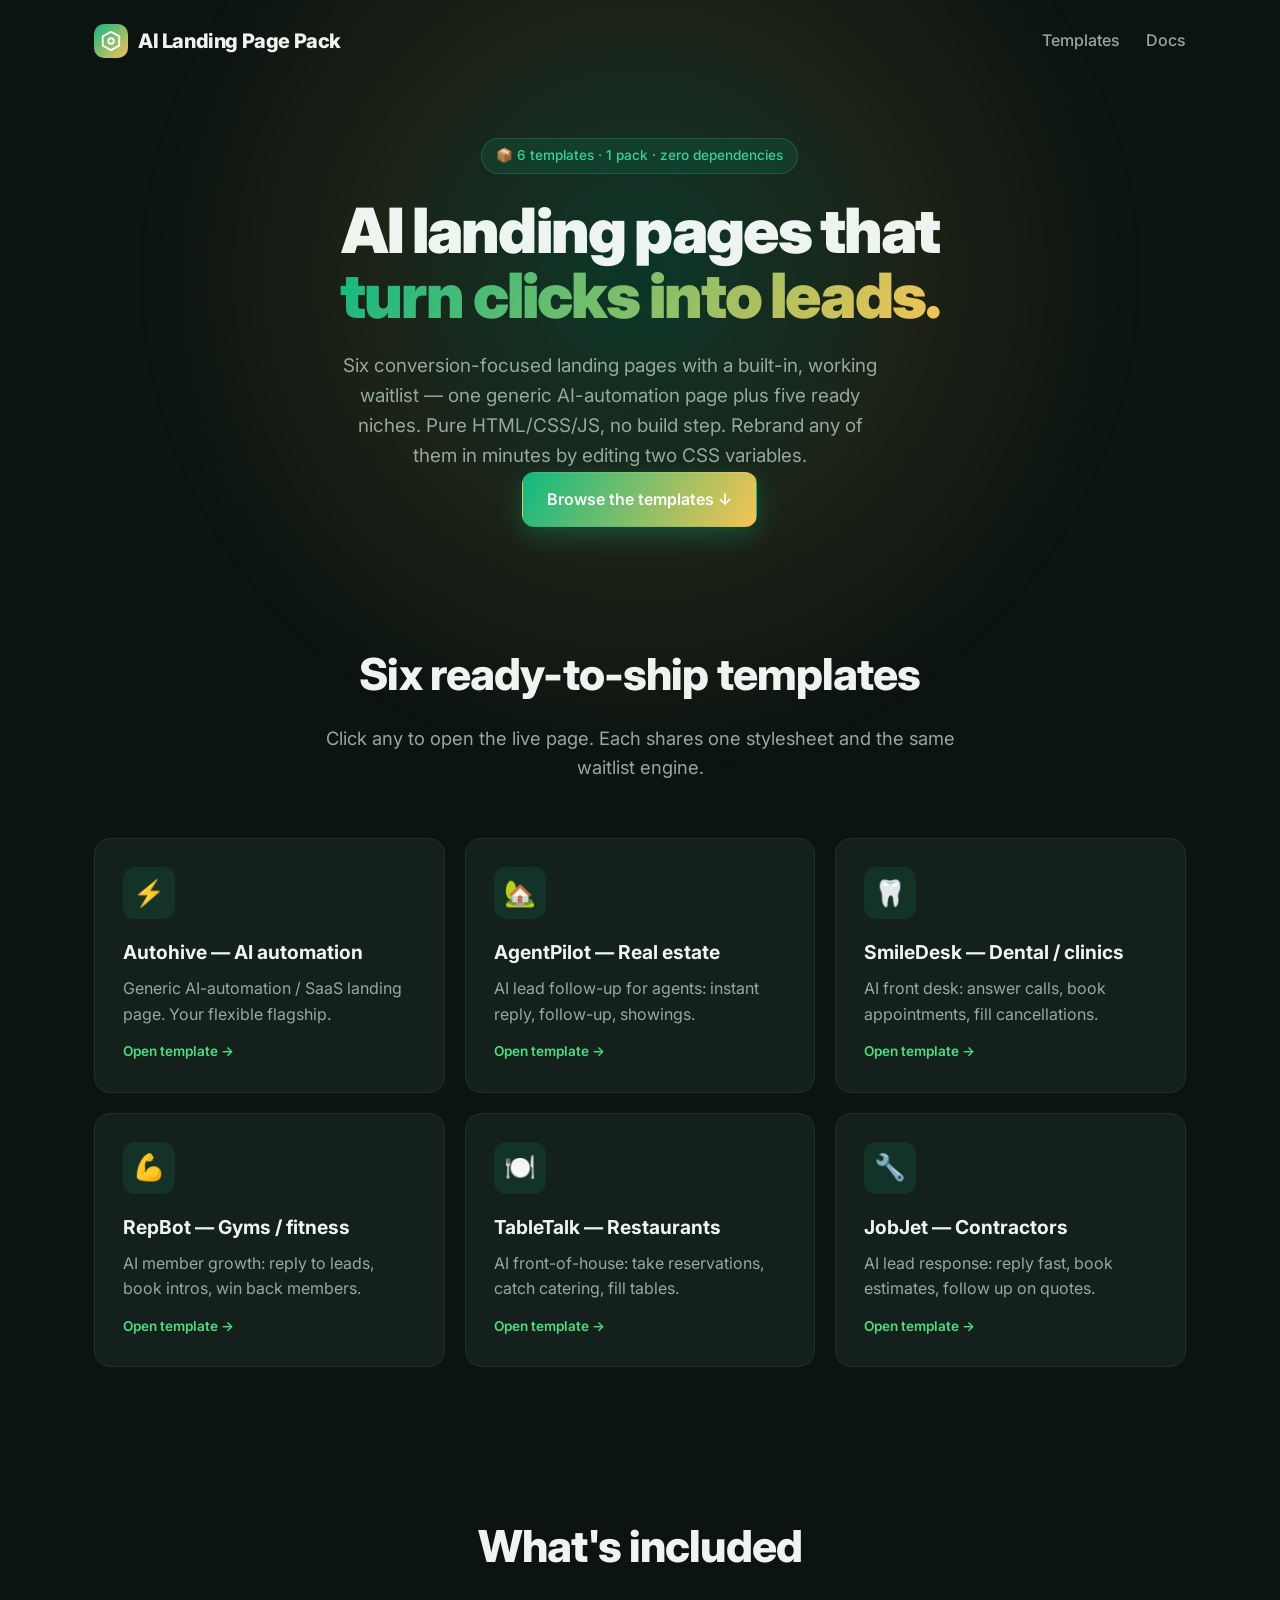
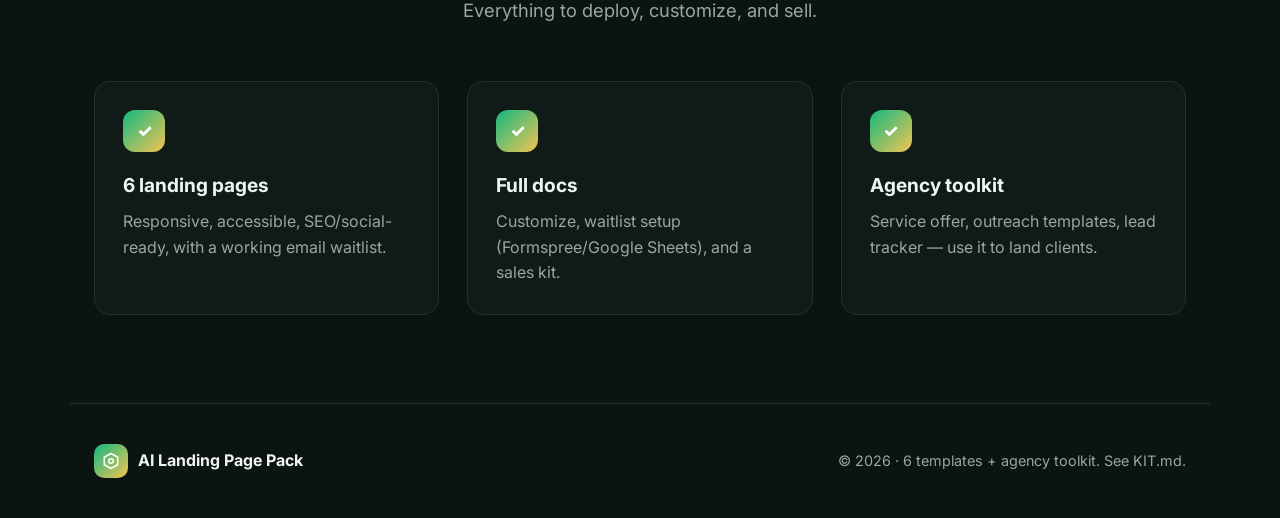
<file: gallery.html>
<!DOCTYPE html>
<html lang="en">
<head>
  <meta charset="UTF-8" />
  <meta name="viewport" content="width=device-width, initial-scale=1.0" />
  <title>AI Landing Page Pack — 6 niche templates with built-in waitlist</title>
  <meta name="description" content="Six conversion-focused AI/SaaS landing page templates with a working waitlist — real estate, dental, fitness, restaurant, contractor, and a generic AI automation page. No build step, rebrand in minutes." />
  <meta name="theme-color" content="#0a0b14" />
  <link rel="preconnect" href="https://fonts.googleapis.com" />
  <link rel="preconnect" href="https://fonts.gstatic.com" crossorigin />
  <link href="https://fonts.googleapis.com/css2?family=Inter:wght@400;500;600;700;800;900&display=swap" rel="stylesheet" />
  <link rel="stylesheet" href="styles.css" />
</head>
<body>
  <div class="bg-glow" aria-hidden="true"></div>
  <header class="nav">
    <a href="#" class="brand">
      <span class="brand-mark" aria-hidden="true">
        <svg viewBox="0 0 24 24" width="22" height="22" fill="none" stroke="currentColor" stroke-width="2" stroke-linecap="round" stroke-linejoin="round"><polygon points="12 2 21 7 21 17 12 22 3 17 3 7 12 2"></polygon><circle cx="12" cy="12" r="3"></circle></svg>
      </span>
      AI Landing Page Pack
    </a>
    <nav class="nav-links">
      <a href="#templates">Templates</a>
      <a href="README.md">Docs</a>
    </nav>
  </header>
  <main>
    <section class="hero" style="grid-template-columns:1fr;text-align:center;place-items:center;">
      <div class="hero-copy" style="max-width:760px;">
        <span class="pill">📦 6 templates · 1 pack · zero dependencies</span>
        <h1>AI landing pages that<br /><span class="grad">turn clicks into leads.</span></h1>
        <p class="sub">Six conversion-focused landing pages with a built-in, working waitlist — one generic AI-automation page plus five ready niches. Pure HTML/CSS/JS, no build step. Rebrand any of them in minutes by editing two CSS variables.</p>
        <p><a href="#templates" class="btn btn-primary">Browse the templates ↓</a></p>
      </div>
    </section>

    <section id="templates" class="usecases">
      <div class="section-head">
        <h2>Six ready-to-ship templates</h2>
        <p>Click any to open the live page. Each shares one stylesheet and the same waitlist engine.</p>
      </div>
      <div class="grid">
        <article class="card"><div class="card-icon">⚡</div><h3>Autohive — AI automation</h3><p>Generic AI-automation / SaaS landing page. Your flexible flagship.</p><span class="card-outcome"><a href="index.html">Open template →</a></span></article>
        <article class="card"><div class="card-icon">🏡</div><h3>AgentPilot — Real estate</h3><p>AI lead follow-up for agents: instant reply, follow-up, showings.</p><span class="card-outcome"><a href="realestate/index.html">Open template →</a></span></article>
        <article class="card"><div class="card-icon">🦷</div><h3>SmileDesk — Dental / clinics</h3><p>AI front desk: answer calls, book appointments, fill cancellations.</p><span class="card-outcome"><a href="dental/index.html">Open template →</a></span></article>
        <article class="card"><div class="card-icon">💪</div><h3>RepBot — Gyms / fitness</h3><p>AI member growth: reply to leads, book intros, win back members.</p><span class="card-outcome"><a href="fitness/index.html">Open template →</a></span></article>
        <article class="card"><div class="card-icon">🍽️</div><h3>TableTalk — Restaurants</h3><p>AI front-of-house: take reservations, catch catering, fill tables.</p><span class="card-outcome"><a href="restaurant/index.html">Open template →</a></span></article>
        <article class="card"><div class="card-icon">🔧</div><h3>JobJet — Contractors</h3><p>AI lead response: reply fast, book estimates, follow up on quotes.</p><span class="card-outcome"><a href="contractor/index.html">Open template →</a></span></article>
      </div>
    </section>

    <section class="how">
      <div class="section-head"><h2>What's included</h2><p>Everything to deploy, customize, and sell.</p></div>
      <div class="steps">
        <div class="step"><span class="step-num">✓</span><h3>6 landing pages</h3><p>Responsive, accessible, SEO/social-ready, with a working email waitlist.</p></div>
        <div class="step"><span class="step-num">✓</span><h3>Full docs</h3><p>Customize, waitlist setup (Formspree/Google Sheets), and a sales kit.</p></div>
        <div class="step"><span class="step-num">✓</span><h3>Agency toolkit</h3><p>Service offer, outreach templates, lead tracker — use it to land clients.</p></div>
      </div>
    </section>
  </main>
  <footer class="footer">
    <div class="footer-brand">
      <span class="brand-mark" aria-hidden="true"><svg viewBox="0 0 24 24" width="18" height="18" fill="none" stroke="currentColor" stroke-width="2" stroke-linecap="round" stroke-linejoin="round"><polygon points="12 2 21 7 21 17 12 22 3 17 3 7 12 2"></polygon><circle cx="12" cy="12" r="3"></circle></svg></span>
      AI Landing Page Pack
    </div>
    <p>&copy; <span id="year"></span> · 6 templates + agency toolkit. See <a href="KIT.md">KIT.md</a>.</p>
  </footer>
  <script src="script.js"></script>
</body>
</html>
</file>
<file: styles.css>
:root {
  --bg: #0b1411;
  --bg-soft: #101b17;
  --card: #14201b;
  --border: #233129;
  --text: #eef5f0;
  --muted: #97a89e;
  --brand: #10b981;
  --brand-2: #f5c451;
  --accent: #34d399;
  --green: #4ade80;
  --radius: 16px;
  --max: 1140px;
}

* { box-sizing: border-box; margin: 0; padding: 0; }
html { scroll-behavior: smooth; }

body {
  font-family: 'Inter', -apple-system, BlinkMacSystemFont, 'Segoe UI', sans-serif;
  background: var(--bg);
  color: var(--text);
  line-height: 1.6;
  -webkit-font-smoothing: antialiased;
  overflow-x: hidden;
}

.bg-glow {
  position: fixed;
  top: -25%;
  left: 50%;
  transform: translateX(-50%);
  width: 1000px;
  height: 1000px;
  background: radial-gradient(circle, rgba(16, 185, 129, 0.22) 0%, rgba(245, 196, 81, 0.08) 40%, transparent 70%);
  filter: blur(20px);
  z-index: -1;
  pointer-events: none;
}

a { color: inherit; text-decoration: none; }
section { padding: 0 24px; }

/* Nav */
.nav {
  display: flex;
  align-items: center;
  justify-content: space-between;
  max-width: var(--max);
  margin: 0 auto;
  padding: 24px;
}
.brand { display: flex; align-items: center; gap: 10px; font-weight: 800; font-size: 1.25rem; letter-spacing: -0.02em; }
.brand-mark {
  display: grid; place-items: center;
  width: 34px; height: 34px; border-radius: 10px;
  background: linear-gradient(135deg, var(--brand), var(--brand-2));
  color: #fff;
}
.nav-links { display: flex; align-items: center; gap: 26px; }
.nav-links a { color: var(--muted); font-weight: 500; transition: color 0.2s; }
.nav-links a:hover { color: var(--text); }
.nav-cta {
  color: var(--text) !important;
  border: 1px solid var(--border);
  padding: 8px 16px; border-radius: 10px;
  transition: border-color 0.2s, background 0.2s;
}
.nav-cta:hover { border-color: var(--brand); background: rgba(16, 185, 129, 0.1); }

/* Hero */
.hero {
  max-width: var(--max);
  margin: 0 auto;
  display: grid;
  grid-template-columns: 1.05fr 0.95fr;
  gap: 48px;
  align-items: center;
  padding-top: 56px;
  padding-bottom: 72px;
}
.pill {
  display: inline-block;
  font-size: 0.85rem; font-weight: 500;
  color: var(--accent);
  background: rgba(16, 185, 129, 0.12);
  border: 1px solid rgba(16, 185, 129, 0.3);
  padding: 6px 14px; border-radius: 999px;
  margin-bottom: 24px;
}
.hero h1 {
  font-size: clamp(2.4rem, 5vw, 3.9rem);
  line-height: 1.05; letter-spacing: -0.03em; font-weight: 900;
}
.grad {
  background: linear-gradient(120deg, var(--brand), var(--brand-2));
  -webkit-background-clip: text; background-clip: text; -webkit-text-fill-color: transparent;
}
.sub { font-size: 1.18rem; color: var(--muted); max-width: 540px; margin: 22px 0 0; }
.sub strong { color: var(--text); }

.hero-form { display: flex; gap: 10px; margin-top: 30px; max-width: 480px; }
.hero-form input {
  flex: 1; background: var(--bg-soft); border: 1px solid var(--border);
  border-radius: 12px; padding: 14px 18px; color: var(--text);
  font-size: 1rem; font-family: inherit; transition: border-color 0.2s;
}
.hero-form input:focus { outline: none; border-color: var(--brand); }
.hero-form input::placeholder { color: #5d627a; }
.hero-msg { min-height: 1.2em; margin-top: 12px; font-weight: 500; font-size: 0.95rem; }
.hero-msg.success { color: var(--green); }
.hero-msg.error { color: #f87171; }

/* Buttons */
.btn {
  display: inline-flex; align-items: center; justify-content: center;
  font-weight: 600; font-size: 1rem; padding: 14px 24px;
  border-radius: 12px; border: 1px solid transparent; cursor: pointer;
  font-family: inherit;
  transition: transform 0.15s, box-shadow 0.2s, background 0.2s, border-color 0.2s;
  white-space: nowrap;
}
.btn-primary {
  background: linear-gradient(120deg, var(--brand), var(--brand-2));
  color: #fff; box-shadow: 0 8px 24px rgba(16, 185, 129, 0.3);
}
.btn-primary:hover { transform: translateY(-2px); box-shadow: 0 12px 32px rgba(16, 185, 129, 0.42); }
.btn-ghost { background: transparent; border-color: var(--border); color: var(--text); }
.btn-ghost:hover { border-color: var(--accent); background: rgba(255, 255, 255, 0.03); }

/* Social proof */
.social-proof { display: flex; align-items: center; gap: 12px; margin-top: 28px; }
.avatars { display: flex; }
.avatars span { width: 30px; height: 30px; border-radius: 50%; border: 2px solid var(--bg); margin-left: -8px; }
.avatars span:first-child { margin-left: 0; }
.social-proof p { color: var(--muted); font-size: 0.92rem; }
.social-proof strong { color: var(--text); }

/* Hero mockup */
.hero-visual { perspective: 1600px; }
.mock {
  background: var(--bg-soft);
  border: 1px solid var(--border);
  border-radius: 18px;
  box-shadow: 0 30px 80px rgba(0, 0, 0, 0.5);
  overflow: hidden;
  transform: rotateY(-9deg) rotateX(4deg);
  animation: float 7s ease-in-out infinite;
}
@keyframes float { 0%,100% { transform: rotateY(-9deg) rotateX(4deg) translateY(0); } 50% { transform: rotateY(-9deg) rotateX(4deg) translateY(-10px); } }
.mock-bar { display: flex; align-items: center; gap: 7px; padding: 14px 16px; border-bottom: 1px solid var(--border); }
.dot { width: 11px; height: 11px; border-radius: 50%; }
.dot.r { background: #ff5f57; } .dot.y { background: #febc2e; } .dot.g { background: #28c840; }
.mock-title { margin-left: 10px; font-size: 0.82rem; color: var(--muted); font-weight: 500; }
.mock-body { padding: 14px; display: flex; flex-direction: column; gap: 10px; }
.mock-row {
  display: flex; align-items: center; gap: 12px;
  background: var(--card); border: 1px solid var(--border);
  border-radius: 12px; padding: 12px 14px;
}
.mock-row.active { border-color: rgba(52, 211, 153, 0.5); box-shadow: 0 0 0 3px rgba(52,211,153,0.08); }
.mock-ico { width: 38px; height: 38px; border-radius: 10px; display: grid; place-items: center; font-size: 1.1rem; flex-shrink: 0; }
.mock-text { display: flex; flex-direction: column; flex: 1; min-width: 0; }
.mock-text strong { font-size: 0.92rem; font-weight: 600; }
.mock-text span { font-size: 0.78rem; color: var(--muted); }
.mock-status { font-size: 0.74rem; font-weight: 600; padding: 4px 10px; border-radius: 999px; display: inline-flex; align-items: center; gap: 6px; }
.mock-status.done { color: var(--green); background: rgba(74, 222, 128, 0.12); }
.mock-status.run { color: var(--accent); background: rgba(52, 211, 153, 0.14); }
.mock-status.run i { width: 7px; height: 7px; border-radius: 50%; background: var(--accent); animation: pulse 1.2s infinite; }
@keyframes pulse { 0%,100% { opacity: 1; } 50% { opacity: 0.3; } }
.mock-foot { padding: 12px 16px; border-top: 1px solid var(--border); font-size: 0.82rem; color: var(--muted); display: flex; align-items: center; gap: 8px; }
.live-dot { width: 8px; height: 8px; border-radius: 50%; background: var(--green); animation: pulse 1.6s infinite; }

/* Stats band */
.stats {
  max-width: var(--max); margin: 0 auto;
  display: grid; grid-template-columns: repeat(4, 1fr); gap: 20px;
  padding: 8px 24px 64px; text-align: center;
}
.stat strong { display: block; font-size: clamp(1.4rem, 2.4vw, 1.9rem); font-weight: 800; letter-spacing: -0.02em; line-height: 1.15;
  background: linear-gradient(120deg, var(--brand), var(--brand-2));
  -webkit-background-clip: text; background-clip: text; -webkit-text-fill-color: transparent; }
.stat span { color: var(--muted); font-size: 0.9rem; }

/* Trust */
.trust { max-width: var(--max); margin: 0 auto; text-align: center; padding: 8px 24px 72px; }
.trust p { color: var(--muted); font-size: 0.85rem; text-transform: uppercase; letter-spacing: 0.08em; margin-bottom: 20px; }
.trust-logos { display: flex; flex-wrap: wrap; justify-content: center; gap: 36px; opacity: 0.6; font-weight: 600; font-size: 1.1rem; }

/* Section heads */
.section-head { text-align: center; max-width: 640px; margin: 0 auto 56px; }
.section-head h2 { font-size: clamp(2rem, 4vw, 2.75rem); letter-spacing: -0.02em; font-weight: 800; }
.section-head p { color: var(--muted); font-size: 1.15rem; margin-top: 14px; }

/* Use cases / features */
.usecases { max-width: var(--max); margin: 0 auto; padding-top: 40px; padding-bottom: 88px; }
.grid { display: grid; grid-template-columns: repeat(3, 1fr); gap: 20px; }
.card {
  background: var(--card); border: 1px solid var(--border);
  border-radius: var(--radius); padding: 28px;
  transition: transform 0.2s, border-color 0.2s;
}
.card:hover { transform: translateY(-4px); border-color: rgba(16, 185, 129, 0.5); }
.card-icon { font-size: 1.6rem; width: 52px; height: 52px; display: grid; place-items: center; border-radius: 12px; background: rgba(16, 185, 129, 0.12); margin-bottom: 18px; }
.card h3 { font-size: 1.2rem; font-weight: 700; margin-bottom: 8px; }
.card p { color: var(--muted); }
.card-outcome { display: inline-block; margin-top: 14px; font-size: 0.85rem; font-weight: 600; color: var(--green); }

/* How it works */
.how { max-width: var(--max); margin: 0 auto; padding-top: 56px; padding-bottom: 88px; }
.steps { display: grid; grid-template-columns: repeat(3, 1fr); gap: 28px; }
.step { position: relative; padding: 28px; background: var(--bg-soft); border: 1px solid var(--border); border-radius: var(--radius); }
.step-num { display: grid; place-items: center; width: 42px; height: 42px; border-radius: 12px; background: linear-gradient(135deg, var(--brand), var(--brand-2)); color: #fff; font-weight: 800; font-size: 1.1rem; margin-bottom: 18px; }
.step h3 { font-size: 1.2rem; font-weight: 700; margin-bottom: 8px; }
.step p { color: var(--muted); }

/* Compare */
.compare { max-width: var(--max); margin: 0 auto; padding-top: 56px; padding-bottom: 88px; }
.compare-grid { display: grid; grid-template-columns: 1fr 1fr; gap: 20px; }
.compare-col { border-radius: var(--radius); padding: 32px; border: 1px solid var(--border); }
.compare-col.old { background: var(--bg-soft); }
.compare-col.new { background: linear-gradient(160deg, rgba(16, 185, 129, 0.14), rgba(245, 196, 81, 0.05)); border-color: rgba(16, 185, 129, 0.4); }
.compare-col h3 { font-size: 1.25rem; font-weight: 800; margin-bottom: 20px; display: flex; align-items: center; gap: 10px; }
.compare-col.old h3 { color: var(--muted); }
.compare-col ul { list-style: none; display: flex; flex-direction: column; gap: 14px; }
.compare-col li { padding-left: 30px; position: relative; color: var(--muted); }
.compare-col.old li::before { content: '✕'; position: absolute; left: 0; color: #f87171; font-weight: 700; }
.compare-col.new li { color: var(--text); }
.compare-col.new li::before { content: '✓'; position: absolute; left: 0; color: var(--green); font-weight: 700; }
.brand-mark.sm { width: 26px; height: 26px; border-radius: 8px; }

/* Pricing */
.pricing { max-width: var(--max); margin: 0 auto; padding-top: 56px; padding-bottom: 64px; }
.price-grid { display: grid; grid-template-columns: repeat(3, 1fr); gap: 20px; align-items: start; }
.price-card { position: relative; background: var(--card); border: 1px solid var(--border); border-radius: 18px; padding: 32px 28px; }
.price-card.featured { border-color: var(--brand); box-shadow: 0 20px 50px rgba(16, 185, 129, 0.2); transform: translateY(-8px); }
.price-badge { position: absolute; top: -12px; left: 50%; transform: translateX(-50%); background: linear-gradient(120deg, var(--brand), var(--brand-2)); color: #fff; font-size: 0.75rem; font-weight: 700; padding: 5px 14px; border-radius: 999px; }
.price-card h3 { font-size: 1.3rem; font-weight: 800; }
.price-desc { color: var(--muted); font-size: 0.92rem; margin-top: 6px; min-height: 2.8em; }
.price { margin: 18px 0; }
.price .amt { font-size: 2.6rem; font-weight: 900; letter-spacing: -0.02em; }
.price .per { color: var(--muted); font-weight: 500; }
.price-card ul { list-style: none; margin: 0 0 26px; display: flex; flex-direction: column; gap: 11px; }
.price-card li { color: var(--muted); padding-left: 26px; position: relative; }
.price-card li::before { content: '✓'; position: absolute; left: 0; color: var(--green); font-weight: 700; }
.price-card .btn { width: 100%; }
.price-note { text-align: center; color: var(--muted); margin-top: 36px; font-size: 0.95rem; }
.price-note strong { color: var(--text); }

/* FAQ */
.faq { max-width: 760px; margin: 0 auto; padding-top: 56px; padding-bottom: 88px; }
.faq-list { display: flex; flex-direction: column; gap: 14px; }
.faq details { background: var(--card); border: 1px solid var(--border); border-radius: 14px; padding: 4px 22px; transition: border-color 0.2s; }
.faq details[open] { border-color: rgba(16, 185, 129, 0.5); }
.faq summary { list-style: none; cursor: pointer; font-weight: 600; font-size: 1.08rem; padding: 18px 0; display: flex; align-items: center; justify-content: space-between; }
.faq summary::-webkit-details-marker { display: none; }
.faq summary::after { content: '+'; color: var(--accent); font-size: 1.5rem; font-weight: 400; line-height: 1; transition: transform 0.2s; }
.faq details[open] summary::after { transform: rotate(45deg); }
.faq details p { color: var(--muted); padding: 0 0 20px; }

/* Waitlist */
.waitlist { max-width: var(--max); margin: 0 auto; padding-top: 40px; padding-bottom: 100px; }
.waitlist-inner {
  background: linear-gradient(160deg, rgba(16, 185, 129, 0.16), rgba(245, 196, 81, 0.06));
  border: 1px solid rgba(16, 185, 129, 0.3);
  border-radius: 24px; padding: 64px 32px; text-align: center;
}
.waitlist-inner h2 { font-size: clamp(2rem, 4vw, 2.9rem); letter-spacing: -0.02em; font-weight: 900; }
.waitlist-inner > p { color: var(--muted); font-size: 1.15rem; max-width: 520px; margin: 14px auto 0; }
#waitlist-form { max-width: 520px; margin: 36px auto 0; }
.form-row { display: flex; gap: 12px; }
#waitlist-form input {
  flex: 1; background: var(--bg); border: 1px solid var(--border);
  border-radius: 12px; padding: 14px 18px; color: var(--text);
  font-size: 1rem; font-family: inherit; transition: border-color 0.2s;
}
#waitlist-form input:focus { outline: none; border-color: var(--brand); }
#waitlist-form input::placeholder { color: #5d627a; }
.form-msg { min-height: 1.2em; margin-top: 14px; font-weight: 500; }
.form-msg.success { color: var(--green); }
.form-msg.error { color: #f87171; }
.waitlist-fine { color: var(--muted); font-size: 0.85rem; margin-top: 18px; }

/* Footer */
.footer {
  max-width: var(--max); margin: 0 auto; padding: 40px 24px;
  border-top: 1px solid var(--border);
  display: flex; align-items: center; justify-content: space-between;
  flex-wrap: wrap; gap: 16px;
}
.footer-brand { display: flex; align-items: center; gap: 10px; font-weight: 700; }
.footer p { color: var(--muted); font-size: 0.9rem; }

/* Responsive */
@media (max-width: 940px) {
  .hero { grid-template-columns: 1fr; padding-top: 40px; }
  .hero-visual { max-width: 480px; margin: 8px auto 0; }
  .stats { grid-template-columns: repeat(2, 1fr); gap: 32px 20px; }
  .grid, .steps, .compare-grid, .price-grid { grid-template-columns: 1fr; }
  .price-card.featured { transform: none; }
}
@media (max-width: 620px) {
  .nav-links a:not(.nav-cta) { display: none; }
  .hero-form, .form-row { flex-direction: column; }
  .waitlist-inner { padding: 48px 22px; }
}
@media (prefers-reduced-motion: reduce) {
  .mock { animation: none; }
  .mock-status.run i, .live-dot { animation: none; }
}
</file>
<file: autohive/styles.css>
:root {
  --bg: #0a0b14;
  --bg-soft: #11131f;
  --card: #161824;
  --border: #242838;
  --text: #eef0f7;
  --muted: #9aa0b5;
  --brand: #7c5cff;
  --brand-2: #21d4fd;
  --accent: #b794ff;
  --green: #4ade80;
  --radius: 16px;
  --max: 1140px;
}

* { box-sizing: border-box; margin: 0; padding: 0; }
html { scroll-behavior: smooth; }

body {
  font-family: 'Inter', -apple-system, BlinkMacSystemFont, 'Segoe UI', sans-serif;
  background: var(--bg);
  color: var(--text);
  line-height: 1.6;
  -webkit-font-smoothing: antialiased;
  overflow-x: hidden;
}

.bg-glow {
  position: fixed;
  top: -25%;
  left: 50%;
  transform: translateX(-50%);
  width: 1000px;
  height: 1000px;
  background: radial-gradient(circle, rgba(124, 92, 255, 0.22) 0%, rgba(33, 212, 253, 0.08) 40%, transparent 70%);
  filter: blur(20px);
  z-index: -1;
  pointer-events: none;
}

a { color: inherit; text-decoration: none; }
section { padding: 0 24px; }

/* Nav */
.nav {
  display: flex;
  align-items: center;
  justify-content: space-between;
  max-width: var(--max);
  margin: 0 auto;
  padding: 24px;
}
.brand { display: flex; align-items: center; gap: 10px; font-weight: 800; font-size: 1.25rem; letter-spacing: -0.02em; }
.brand-mark {
  display: grid; place-items: center;
  width: 34px; height: 34px; border-radius: 10px;
  background: linear-gradient(135deg, var(--brand), var(--brand-2));
  color: #fff;
}
.nav-links { display: flex; align-items: center; gap: 26px; }
.nav-links a { color: var(--muted); font-weight: 500; transition: color 0.2s; }
.nav-links a:hover { color: var(--text); }
.nav-cta {
  color: var(--text) !important;
  border: 1px solid var(--border);
  padding: 8px 16px; border-radius: 10px;
  transition: border-color 0.2s, background 0.2s;
}
.nav-cta:hover { border-color: var(--brand); background: rgba(124, 92, 255, 0.1); }

/* Hero */
.hero {
  max-width: var(--max);
  margin: 0 auto;
  display: grid;
  grid-template-columns: 1.05fr 0.95fr;
  gap: 48px;
  align-items: center;
  padding-top: 56px;
  padding-bottom: 72px;
}
.pill {
  display: inline-block;
  font-size: 0.85rem; font-weight: 500;
  color: var(--accent);
  background: rgba(124, 92, 255, 0.12);
  border: 1px solid rgba(124, 92, 255, 0.3);
  padding: 6px 14px; border-radius: 999px;
  margin-bottom: 24px;
}
.hero h1 {
  font-size: clamp(2.4rem, 5vw, 3.9rem);
  line-height: 1.05; letter-spacing: -0.03em; font-weight: 900;
}
.grad {
  background: linear-gradient(120deg, var(--brand), var(--brand-2));
  -webkit-background-clip: text; background-clip: text; -webkit-text-fill-color: transparent;
}
.sub { font-size: 1.18rem; color: var(--muted); max-width: 540px; margin: 22px 0 0; }
.sub strong { color: var(--text); }

.hero-form { display: flex; gap: 10px; margin-top: 30px; max-width: 480px; }
.hero-form input {
  flex: 1; background: var(--bg-soft); border: 1px solid var(--border);
  border-radius: 12px; padding: 14px 18px; color: var(--text);
  font-size: 1rem; font-family: inherit; transition: border-color 0.2s;
}
.hero-form input:focus { outline: none; border-color: var(--brand); }
.hero-form input::placeholder { color: #5d627a; }
.hero-msg { min-height: 1.2em; margin-top: 12px; font-weight: 500; font-size: 0.95rem; }
.hero-msg.success { color: var(--green); }
.hero-msg.error { color: #f87171; }

/* Buttons */
.btn {
  display: inline-flex; align-items: center; justify-content: center;
  font-weight: 600; font-size: 1rem; padding: 14px 24px;
  border-radius: 12px; border: 1px solid transparent; cursor: pointer;
  font-family: inherit;
  transition: transform 0.15s, box-shadow 0.2s, background 0.2s, border-color 0.2s;
  white-space: nowrap;
}
.btn-primary {
  background: linear-gradient(120deg, var(--brand), var(--brand-2));
  color: #fff; box-shadow: 0 8px 24px rgba(124, 92, 255, 0.3);
}
.btn-primary:hover { transform: translateY(-2px); box-shadow: 0 12px 32px rgba(124, 92, 255, 0.42); }
.btn-ghost { background: transparent; border-color: var(--border); color: var(--text); }
.btn-ghost:hover { border-color: var(--accent); background: rgba(255, 255, 255, 0.03); }

/* Social proof */
.social-proof { display: flex; align-items: center; gap: 12px; margin-top: 28px; }
.avatars { display: flex; }
.avatars span { width: 30px; height: 30px; border-radius: 50%; border: 2px solid var(--bg); margin-left: -8px; }
.avatars span:first-child { margin-left: 0; }
.social-proof p { color: var(--muted); font-size: 0.92rem; }
.social-proof strong { color: var(--text); }

/* Hero mockup */
.hero-visual { perspective: 1600px; }
.mock {
  background: var(--bg-soft);
  border: 1px solid var(--border);
  border-radius: 18px;
  box-shadow: 0 30px 80px rgba(0, 0, 0, 0.5);
  overflow: hidden;
  transform: rotateY(-9deg) rotateX(4deg);
  animation: float 7s ease-in-out infinite;
}
@keyframes float { 0%,100% { transform: rotateY(-9deg) rotateX(4deg) translateY(0); } 50% { transform: rotateY(-9deg) rotateX(4deg) translateY(-10px); } }
.mock-bar { display: flex; align-items: center; gap: 7px; padding: 14px 16px; border-bottom: 1px solid var(--border); }
.dot { width: 11px; height: 11px; border-radius: 50%; }
.dot.r { background: #ff5f57; } .dot.y { background: #febc2e; } .dot.g { background: #28c840; }
.mock-title { margin-left: 10px; font-size: 0.82rem; color: var(--muted); font-weight: 500; }
.mock-body { padding: 14px; display: flex; flex-direction: column; gap: 10px; }
.mock-row {
  display: flex; align-items: center; gap: 12px;
  background: var(--card); border: 1px solid var(--border);
  border-radius: 12px; padding: 12px 14px;
}
.mock-row.active { border-color: rgba(168, 85, 247, 0.5); box-shadow: 0 0 0 3px rgba(168,85,247,0.08); }
.mock-ico { width: 38px; height: 38px; border-radius: 10px; display: grid; place-items: center; font-size: 1.1rem; flex-shrink: 0; }
.mock-text { display: flex; flex-direction: column; flex: 1; min-width: 0; }
.mock-text strong { font-size: 0.92rem; font-weight: 600; }
.mock-text span { font-size: 0.78rem; color: var(--muted); }
.mock-status { font-size: 0.74rem; font-weight: 600; padding: 4px 10px; border-radius: 999px; display: inline-flex; align-items: center; gap: 6px; }
.mock-status.done { color: var(--green); background: rgba(74, 222, 128, 0.12); }
.mock-status.run { color: var(--accent); background: rgba(168, 85, 247, 0.14); }
.mock-status.run i { width: 7px; height: 7px; border-radius: 50%; background: var(--accent); animation: pulse 1.2s infinite; }
@keyframes pulse { 0%,100% { opacity: 1; } 50% { opacity: 0.3; } }
.mock-foot { padding: 12px 16px; border-top: 1px solid var(--border); font-size: 0.82rem; color: var(--muted); display: flex; align-items: center; gap: 8px; }
.live-dot { width: 8px; height: 8px; border-radius: 50%; background: var(--green); animation: pulse 1.6s infinite; }

/* Stats band */
.stats {
  max-width: var(--max); margin: 0 auto;
  display: grid; grid-template-columns: repeat(4, 1fr); gap: 20px;
  padding: 8px 24px 64px; text-align: center;
}
.stat strong { display: block; font-size: clamp(1.4rem, 2.4vw, 1.9rem); font-weight: 800; letter-spacing: -0.02em; line-height: 1.15;
  background: linear-gradient(120deg, var(--brand), var(--brand-2));
  -webkit-background-clip: text; background-clip: text; -webkit-text-fill-color: transparent; }
.stat span { color: var(--muted); font-size: 0.9rem; }

/* Trust */
.trust { max-width: var(--max); margin: 0 auto; text-align: center; padding: 8px 24px 72px; }
.trust p { color: var(--muted); font-size: 0.85rem; text-transform: uppercase; letter-spacing: 0.08em; margin-bottom: 20px; }
.trust-logos { display: flex; flex-wrap: wrap; justify-content: center; gap: 36px; opacity: 0.6; font-weight: 600; font-size: 1.1rem; }

/* Section heads */
.section-head { text-align: center; max-width: 640px; margin: 0 auto 56px; }
.section-head h2 { font-size: clamp(2rem, 4vw, 2.75rem); letter-spacing: -0.02em; font-weight: 800; }
.section-head p { color: var(--muted); font-size: 1.15rem; margin-top: 14px; }

/* Use cases / features */
.usecases { max-width: var(--max); margin: 0 auto; padding-top: 40px; padding-bottom: 88px; }
.grid { display: grid; grid-template-columns: repeat(3, 1fr); gap: 20px; }
.card {
  background: var(--card); border: 1px solid var(--border);
  border-radius: var(--radius); padding: 28px;
  transition: transform 0.2s, border-color 0.2s;
}
.card:hover { transform: translateY(-4px); border-color: rgba(124, 92, 255, 0.5); }
.card-icon { font-size: 1.6rem; width: 52px; height: 52px; display: grid; place-items: center; border-radius: 12px; background: rgba(124, 92, 255, 0.12); margin-bottom: 18px; }
.card h3 { font-size: 1.2rem; font-weight: 700; margin-bottom: 8px; }
.card p { color: var(--muted); }
.card-outcome { display: inline-block; margin-top: 14px; font-size: 0.85rem; font-weight: 600; color: var(--green); }

/* How it works */
.how { max-width: var(--max); margin: 0 auto; padding-top: 56px; padding-bottom: 88px; }
.steps { display: grid; grid-template-columns: repeat(3, 1fr); gap: 28px; }
.step { position: relative; padding: 28px; background: var(--bg-soft); border: 1px solid var(--border); border-radius: var(--radius); }
.step-num { display: grid; place-items: center; width: 42px; height: 42px; border-radius: 12px; background: linear-gradient(135deg, var(--brand), var(--brand-2)); color: #fff; font-weight: 800; font-size: 1.1rem; margin-bottom: 18px; }
.step h3 { font-size: 1.2rem; font-weight: 700; margin-bottom: 8px; }
.step p { color: var(--muted); }

/* Compare */
.compare { max-width: var(--max); margin: 0 auto; padding-top: 56px; padding-bottom: 88px; }
.compare-grid { display: grid; grid-template-columns: 1fr 1fr; gap: 20px; }
.compare-col { border-radius: var(--radius); padding: 32px; border: 1px solid var(--border); }
.compare-col.old { background: var(--bg-soft); }
.compare-col.new { background: linear-gradient(160deg, rgba(124, 92, 255, 0.14), rgba(33, 212, 253, 0.05)); border-color: rgba(124, 92, 255, 0.4); }
.compare-col h3 { font-size: 1.25rem; font-weight: 800; margin-bottom: 20px; display: flex; align-items: center; gap: 10px; }
.compare-col.old h3 { color: var(--muted); }
.compare-col ul { list-style: none; display: flex; flex-direction: column; gap: 14px; }
.compare-col li { padding-left: 30px; position: relative; color: var(--muted); }
.compare-col.old li::before { content: '✕'; position: absolute; left: 0; color: #f87171; font-weight: 700; }
.compare-col.new li { color: var(--text); }
.compare-col.new li::before { content: '✓'; position: absolute; left: 0; color: var(--green); font-weight: 700; }
.brand-mark.sm { width: 26px; height: 26px; border-radius: 8px; }

/* Pricing */
.pricing { max-width: var(--max); margin: 0 auto; padding-top: 56px; padding-bottom: 64px; }
.price-grid { display: grid; grid-template-columns: repeat(3, 1fr); gap: 20px; align-items: start; }
.price-card { position: relative; background: var(--card); border: 1px solid var(--border); border-radius: 18px; padding: 32px 28px; }
.price-card.featured { border-color: var(--brand); box-shadow: 0 20px 50px rgba(124, 92, 255, 0.2); transform: translateY(-8px); }
.price-badge { position: absolute; top: -12px; left: 50%; transform: translateX(-50%); background: linear-gradient(120deg, var(--brand), var(--brand-2)); color: #fff; font-size: 0.75rem; font-weight: 700; padding: 5px 14px; border-radius: 999px; }
.price-card h3 { font-size: 1.3rem; font-weight: 800; }
.price-desc { color: var(--muted); font-size: 0.92rem; margin-top: 6px; min-height: 2.8em; }
.price { margin: 18px 0; }
.price .amt { font-size: 2.6rem; font-weight: 900; letter-spacing: -0.02em; }
.price .per { color: var(--muted); font-weight: 500; }
.price-card ul { list-style: none; margin: 0 0 26px; display: flex; flex-direction: column; gap: 11px; }
.price-card li { color: var(--muted); padding-left: 26px; position: relative; }
.price-card li::before { content: '✓'; position: absolute; left: 0; color: var(--green); font-weight: 700; }
.price-card .btn { width: 100%; }
.price-note { text-align: center; color: var(--muted); margin-top: 36px; font-size: 0.95rem; }
.price-note strong { color: var(--text); }

/* FAQ */
.faq { max-width: 760px; margin: 0 auto; padding-top: 56px; padding-bottom: 88px; }
.faq-list { display: flex; flex-direction: column; gap: 14px; }
.faq details { background: var(--card); border: 1px solid var(--border); border-radius: 14px; padding: 4px 22px; transition: border-color 0.2s; }
.faq details[open] { border-color: rgba(124, 92, 255, 0.5); }
.faq summary { list-style: none; cursor: pointer; font-weight: 600; font-size: 1.08rem; padding: 18px 0; display: flex; align-items: center; justify-content: space-between; }
.faq summary::-webkit-details-marker { display: none; }
.faq summary::after { content: '+'; color: var(--accent); font-size: 1.5rem; font-weight: 400; line-height: 1; transition: transform 0.2s; }
.faq details[open] summary::after { transform: rotate(45deg); }
.faq details p { color: var(--muted); padding: 0 0 20px; }

/* Waitlist */
.waitlist { max-width: var(--max); margin: 0 auto; padding-top: 40px; padding-bottom: 100px; }
.waitlist-inner {
  background: linear-gradient(160deg, rgba(124, 92, 255, 0.16), rgba(33, 212, 253, 0.06));
  border: 1px solid rgba(124, 92, 255, 0.3);
  border-radius: 24px; padding: 64px 32px; text-align: center;
}
.waitlist-inner h2 { font-size: clamp(2rem, 4vw, 2.9rem); letter-spacing: -0.02em; font-weight: 900; }
.waitlist-inner > p { color: var(--muted); font-size: 1.15rem; max-width: 520px; margin: 14px auto 0; }
#waitlist-form { max-width: 520px; margin: 36px auto 0; }
.form-row { display: flex; gap: 12px; }
#waitlist-form input {
  flex: 1; background: var(--bg); border: 1px solid var(--border);
  border-radius: 12px; padding: 14px 18px; color: var(--text);
  font-size: 1rem; font-family: inherit; transition: border-color 0.2s;
}
#waitlist-form input:focus { outline: none; border-color: var(--brand); }
#waitlist-form input::placeholder { color: #5d627a; }
.form-msg { min-height: 1.2em; margin-top: 14px; font-weight: 500; }
.form-msg.success { color: var(--green); }
.form-msg.error { color: #f87171; }
.waitlist-fine { color: var(--muted); font-size: 0.85rem; margin-top: 18px; }

/* Footer */
.footer {
  max-width: var(--max); margin: 0 auto; padding: 40px 24px;
  border-top: 1px solid var(--border);
  display: flex; align-items: center; justify-content: space-between;
  flex-wrap: wrap; gap: 16px;
}
.footer-brand { display: flex; align-items: center; gap: 10px; font-weight: 700; }
.footer p { color: var(--muted); font-size: 0.9rem; }

/* Responsive */
@media (max-width: 940px) {
  .hero { grid-template-columns: 1fr; padding-top: 40px; }
  .hero-visual { max-width: 480px; margin: 8px auto 0; }
  .stats { grid-template-columns: repeat(2, 1fr); gap: 32px 20px; }
  .grid, .steps, .compare-grid, .price-grid { grid-template-columns: 1fr; }
  .price-card.featured { transform: none; }
}
@media (max-width: 620px) {
  .nav-links a:not(.nav-cta) { display: none; }
  .hero-form, .form-row { flex-direction: column; }
  .waitlist-inner { padding: 48px 22px; }
}
@media (prefers-reduced-motion: reduce) {
  .mock { animation: none; }
  .mock-status.run i, .live-dot { animation: none; }
}
</file>
